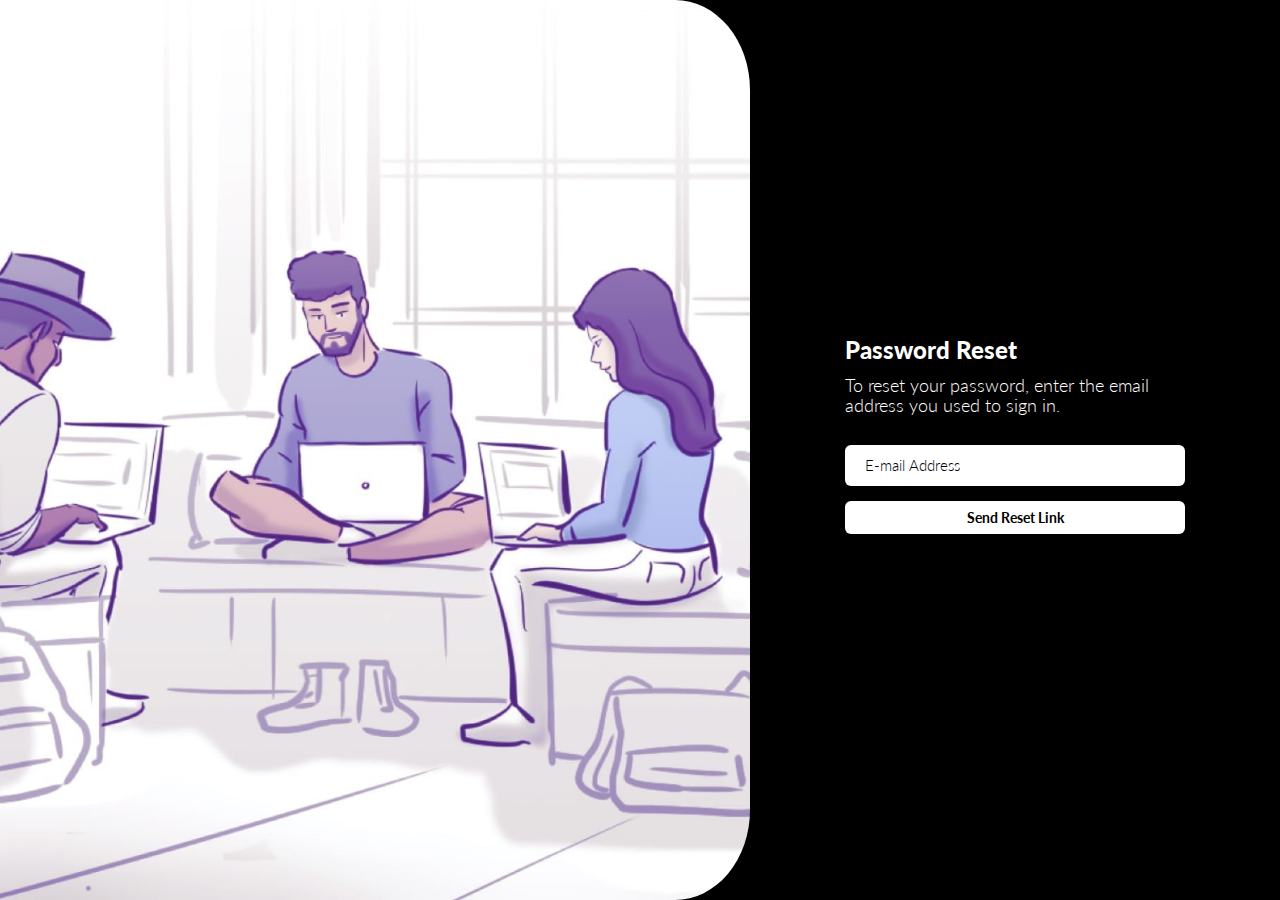
<file: forget.html>
<!DOCTYPE html>
<html lang="en">

<head>
    <meta charset="UTF-8">
    <meta name="viewport" content="width=device-width, initial-scale=1.0">
    <title>Forget Password</title>
    <link rel="stylesheet" type="text/css" href="css/bootstrap.min.css">
    <link rel="stylesheet" type="text/css" href="css/fontawesome-all.min.css">
    <link rel="stylesheet" type="text/css" href="css/iofrm-style.css">
    <link rel="stylesheet" type="text/css" href="css/iofrm-theme2.css">
</head>

<body>
    <div class="form-body">

        <div class="row">
            <div class="img-holder">
                <div class="bg"></div>

            </div>
            <div class="form-holder">
                <div class="form-content">
                    <div class="form-items">
                        <h3>Password Reset</h3>
                        <p>To reset your password, enter the email address you used to sign in.</p>
                        <form>
                            <input class="form-control" type="text" name="username" placeholder="E-mail Address"
                                required>
                            <div class="form-button full-width">
                                <button id="submit" type="submit" class="ibtn btn-forget">Send Reset Link</button>
                            </div>
                        </form>
                    </div>
                    <div class="form-sent">
                        <div class="tick-holder">
                            <div class="tick-icon"></div>
                        </div>
                        <h3>Password link sent</h3>
                        <p>Please check your inbox <a href="http://brandio.io/cdn-cgi/l/email-protection"
                                class="__cf_email__"
                                data-cfemail="85eceae3f7e8c5eceae3f7e8f1e0e8f5e9e4f1e0abecea">[email&#160;protected]</a>
                        </p>
                        <div class="info-holder">
                            <span>Unsure if that email address was correct?</span> <a href="#">We can help</a>.
                        </div>
                    </div>
                </div>
            </div>
        </div>
    </div>
    <script data-cfasync="false" src="js/email-decode.min.js"></script>
    <script src="js/jquery.min.js"></script>
    <script src="js/popper.min.js"></script>
    <script src="js/bootstrap.min.js"></script>
    <script src="js/main.js"></script>
</body>

</html>
</file>
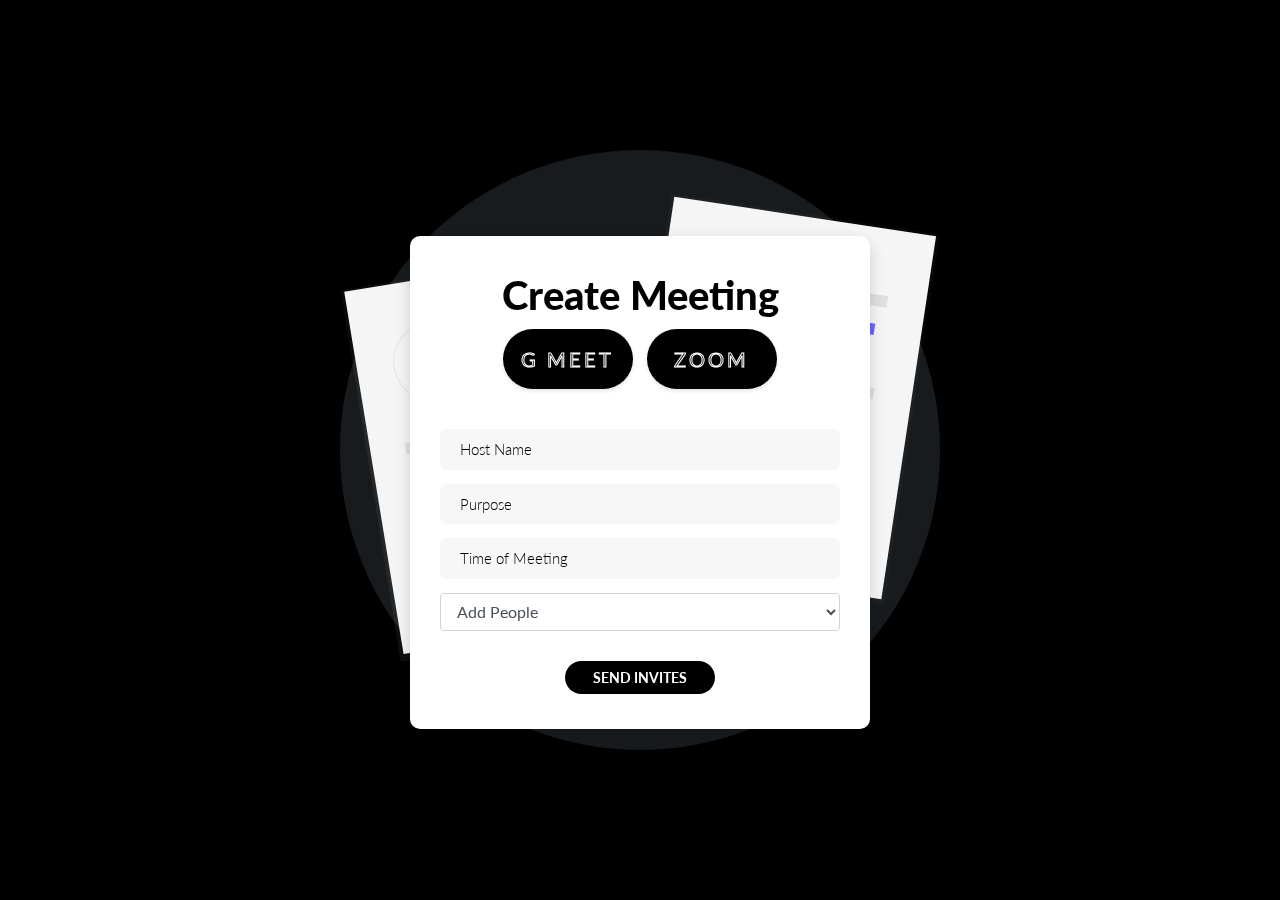
<file: form.html>
<!DOCTYPE html>
<html lang="en">

<head>
    <meta charset="UTF-8">
    <meta name="viewport" content="width=device-width, initial-scale=1.0">
    <title>Form</title>
    <link rel="stylesheet" type="text/css" href="css/bootstrap.min.css">
    <link rel="stylesheet" type="text/css" href="css/fontawesome-all.min.css">
    <link rel="stylesheet" type="text/css" href="css/style.css">
    <link rel="stylesheet" type="text/css" href="css/theme.css">
</head>

<body>
    <div class="form-body without-side">
        <div class="row">
            <div class="img-holder">
                <div class="info-holder">
                    <img src="images/graphic6.svg" alt="">
                </div>
            </div>
            <div class="form-holder">
                <div class="form-content">
                    <div class="form-items">
                        <h3 class="text-center">Create Meeting</h3>
                        <form>
                            <div class="section over-hide z-bigger">
                                <div class="row justify-content-center">
                                    <div class="col-xl-10 pb-4">
                                        <input class="platform" type="radio" name="apps" id="app-1" value="gmeet">
                                        <label class="for-platform" for="app-1">
                                            <span data-hover="G MEET">G MEET</span>
                                        </label>
                                        <input class="platform" type="radio" name="apps" id="app-2" value="zoom">
                                        <label class="for-platform" for="app-2">
                                            <span data-hover="ZOOM">ZOOM</span>
                                        </label>
                                    </div>
                                </div>
                            </div>
                            <input class="form-control" type="text" name="name" placeholder="Host Name" required>
                            <input class="form-control" type="text" name="purpose" placeholder="Purpose" required>
                            <input class="form-control" type="text" name="time" placeholder="Time of Meeting" required>
                            <select class="form-control">
                                <option value="NUll" selected disabled>
                                    Add People
                                </option>
                                <option value="Sanchit">Sanchit</option>
                                <option value="Sulbha">Sulbha</option>
                                <option value="Rupakshi">Rupakshi</option>
                                <option value="Jack">Jack</option>
                                <option value="Oliver">Oliver</option>
                                <option value="Harry">Harry</option>
                                <option value="Jacob">Jacob</option>
                                <option value="Charlie">Charlie</option>
                                <option value="Thomas">Thomas</option>
                                <option value="George">George</option>
                            </select>
                            <div class="form-button text-center">
                                <button id="submit" type="submit" class="ibtn">SEND
                                    INVITES</button>
                            </div>
                        </form>
                    </div>
                </div>
            </div>
        </div>
    </div>
    <script src="js/jquery.min.js"></script>
    <script src="js/popper.min.js"></script>
    <script src="js/bootstrap.min.js"></script>
</body>

</html>
</file>
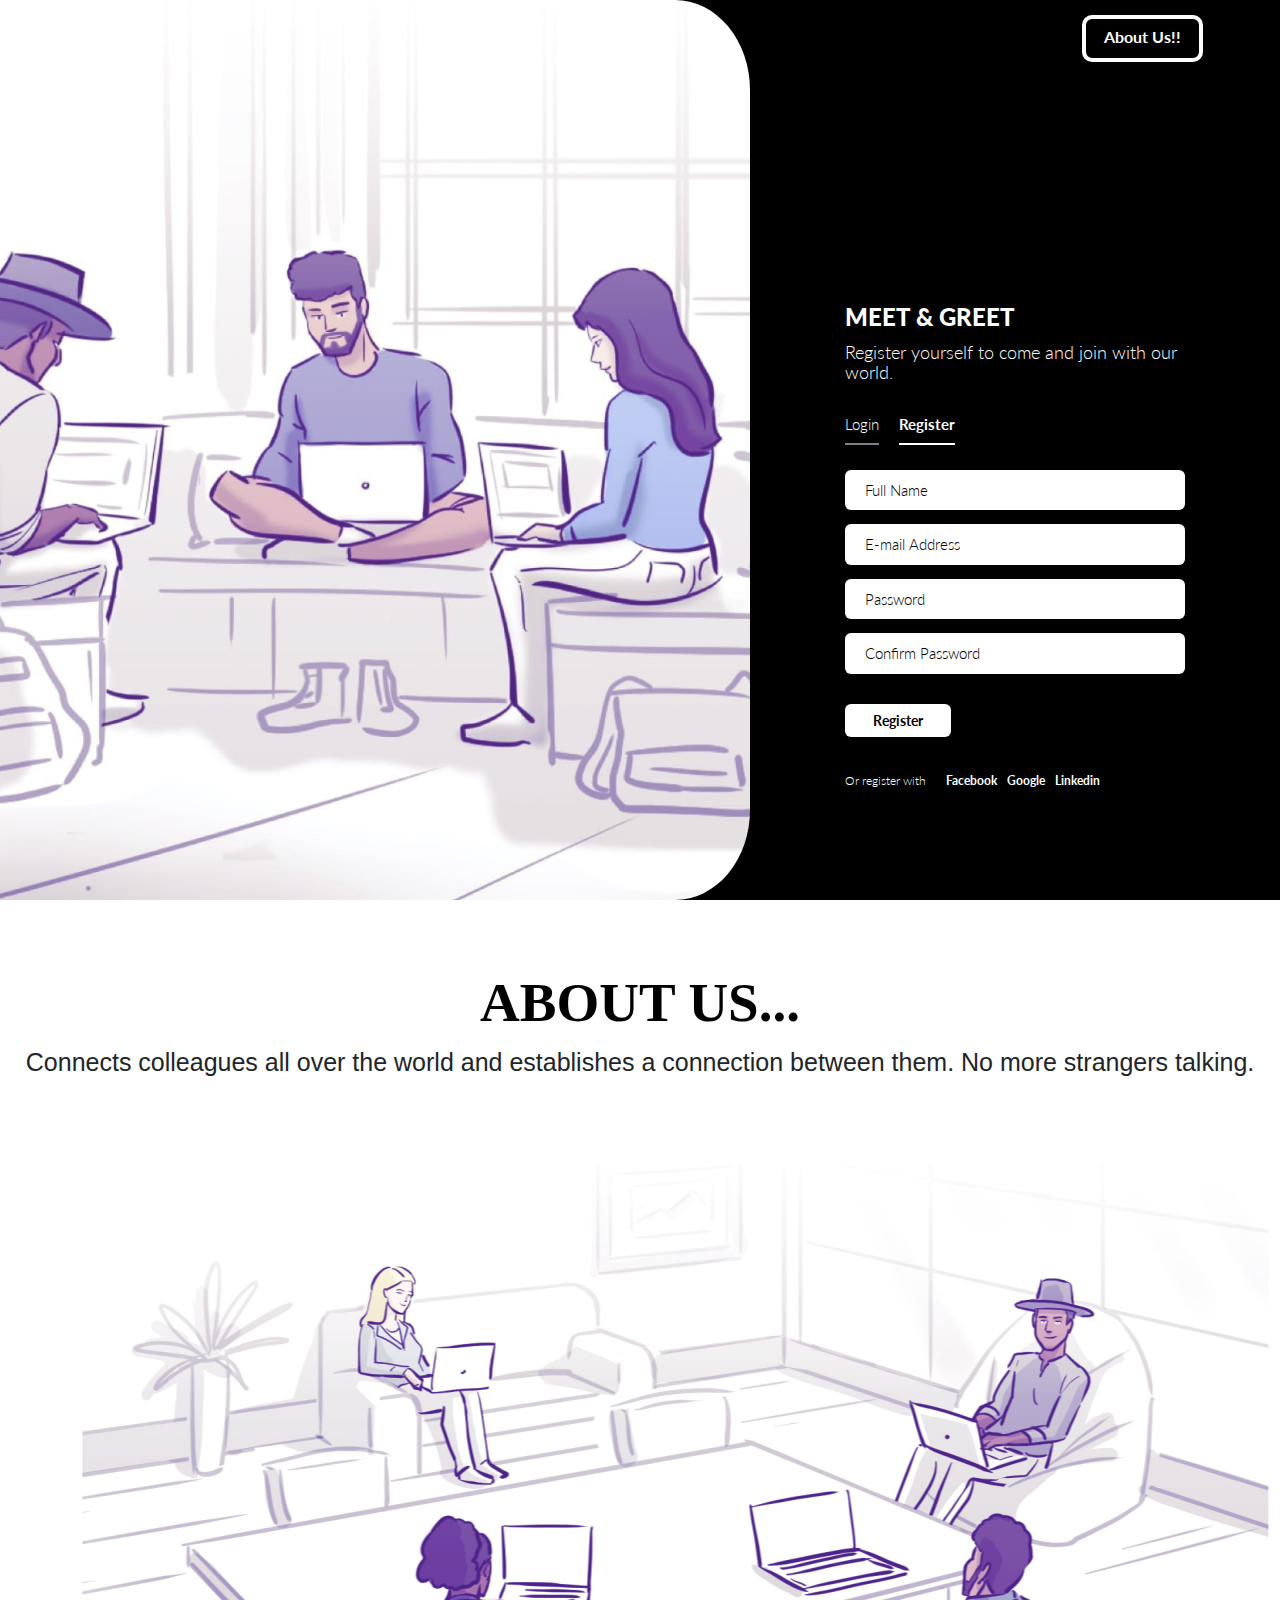
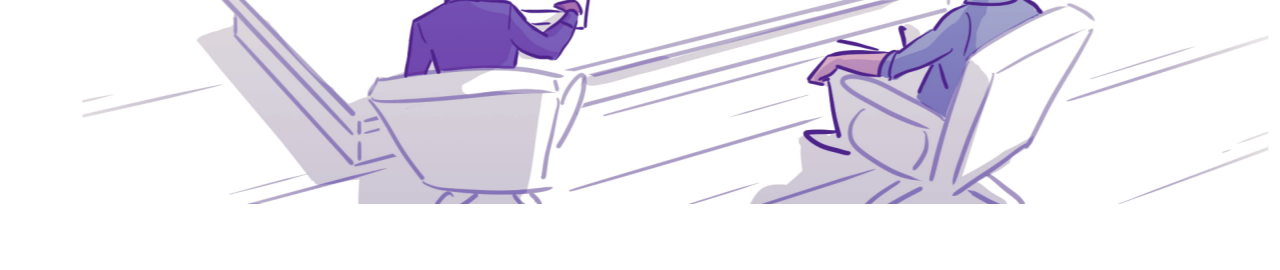
<file: register.html>
<!DOCTYPE html>
<html lang="en">

<head>
    <meta charset="UTF-8">
    <meta name="viewport" content="width=device-width, initial-scale=1.0">
    <title>Register</title>
    <link rel="stylesheet" type="text/css" href="css/bootstrap.min.css">
    <link rel="stylesheet" type="text/css" href="css/fontawesome-all.min.css">
    <link rel="stylesheet" type="text/css" href="css/iofrm-style.css">
    <link rel="stylesheet" type="text/css" href="css/iofrm-theme2.css">
</head>

<body>
    <div class="form-body">
        <div class="row">
            <div class="img-holder">
                <div class="bg"></div>
            </div>
            <div class="col-md-5" style="height:0px;"></div>
            <div class="col-md-5" style="height:0px;"></div>
            <div class="col-md-2 abt"><a href="#about">About
                    Us!!</a></div>
            <div class="form-holder">
                <div class="form-content">
                    <div class="form-items">
                        <h3>MEET & GREET</h3>
                        <p>Register yourself to come and join with our world.</p>
                        <div class="page-links">
                            <a href="login.html">Login</a><a href="register.html" class="active">Register</a>
                        </div>
                        <form>
                            <input class="form-control" type="text" name="name" placeholder="Full Name" required>
                            <input class="form-control" type="email" name="email" placeholder="E-mail Address" required>
                            <input class="form-control" type="password" name="password" placeholder="Password" required>
                            <input class="form-control" type="password" name="confirmpassword"
                                placeholder="Confirm Password" required>
                            <div class="form-button">
                                <button id="submit" type="submit" class="ibtn">Register</button>
                            </div>
                        </form>
                        <div class="other-links">
                            <span>Or register with</span><a href="#">Facebook</a><a href="#">Google</a><a
                                href="#">Linkedin</a>
                        </div>
                    </div>
                </div>
            </div>
        </div>
        <div class="row" id="about" style="margin-top:70px;">
            <div class="col-md-12 text-center anim">
                <h1>
                    ABOUT US...
                </h1>
                <p>Connects colleagues all over the world and establishes a connection between them. No more strangers
                    talking.</p>
            </div>
            <div class="col-md-12">
                <div class="main1">
                    <div class="main2">
                        <div class="main3">
                            <div class="main4">
                                <div class="main5">
                                    <div class="main6">
                                        <div style="animation-delay:0ms" class="anim1"></div>
                                        <div style="animation-delay:600ms" class="anim1"></div>
                                        <div style="animation-delay:1200ms" class="anim1"></div>
                                        <div style="animation-delay:1800ms" class="anim1"></div>
                                    </div>
                                    <div class="main7">
                                        <div style="animation-delay:0ms" class="anim1"></div>
                                        <div style="animation-delay:600ms" class="anim1"></div>
                                        <div style="animation-delay:1200ms" class="anim1"></div>
                                        <div style="animation-delay:1800ms" class="anim1"></div>
                                    </div>
                                    <div class="main8">
                                        <div style="animation-delay:0ms" class="anim1"></div>
                                        <div style="animation-delay:600ms" class="anim1"></div>
                                        <div style="animation-delay:1200ms" class="anim1"></div>
                                        <div style="animation-delay:1800ms" class="anim1"></div>
                                    </div>
                                    <div class="main9">
                                        <div style="animation-delay:0ms" class="anim1"></div>
                                        <div style="animation-delay:600ms" class="anim1"></div>
                                        <div style="animation-delay:1200ms" class="anim1"></div>
                                        <div style="animation-delay:1800ms" class="anim1"></div>
                                    </div>
                                    <div class="main10">
                                        <div style="animation-delay:4800ms" class="anim2"></div>
                                        <div style="animation-delay:5400ms" class="anim2"></div>
                                        <div style="animation-delay:6000ms" class="anim2"></div>
                                        <div style="animation-delay:6600ms" class="anim2"></div>
                                    </div>
                                    <div class="main11">
                                        <div style="animation-delay:14400ms" class="anim2"></div>
                                        <div style="animation-delay:15000ms" class="anim2"></div>
                                        <div style="animation-delay:15600ms" class="anim2"></div>
                                        <div style="animation-delay:16200ms" class="anim2"></div>
                                    </div>
                                </div>
                            </div>
                        </div>
                    </div>
                </div>
            </div>
        </div>
    </div>
    <script src="js/jquery.min.js"></script>
    <script src="js/popper.min.js"></script>
    <script src="js/bootstrap.min.js"></script>
    <script src="js/main.js"></script>
</body>

</html>
</file>
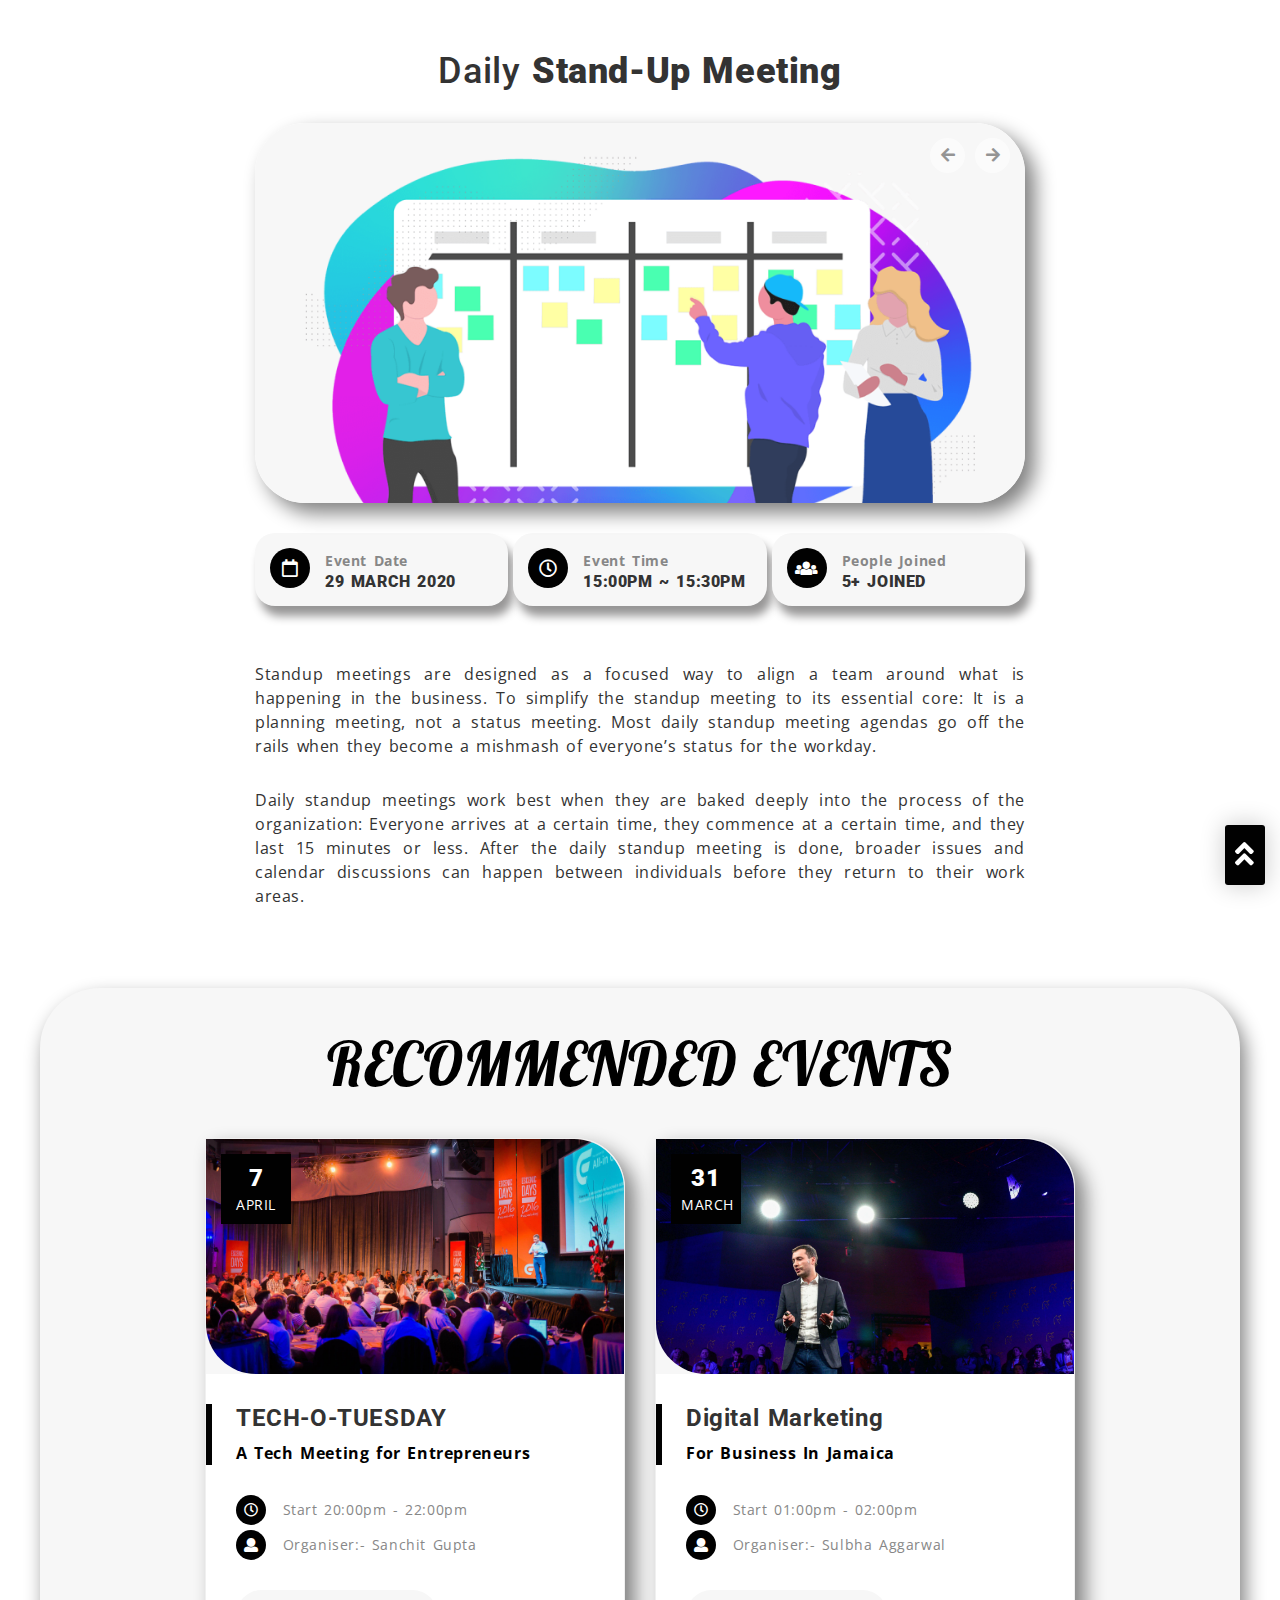
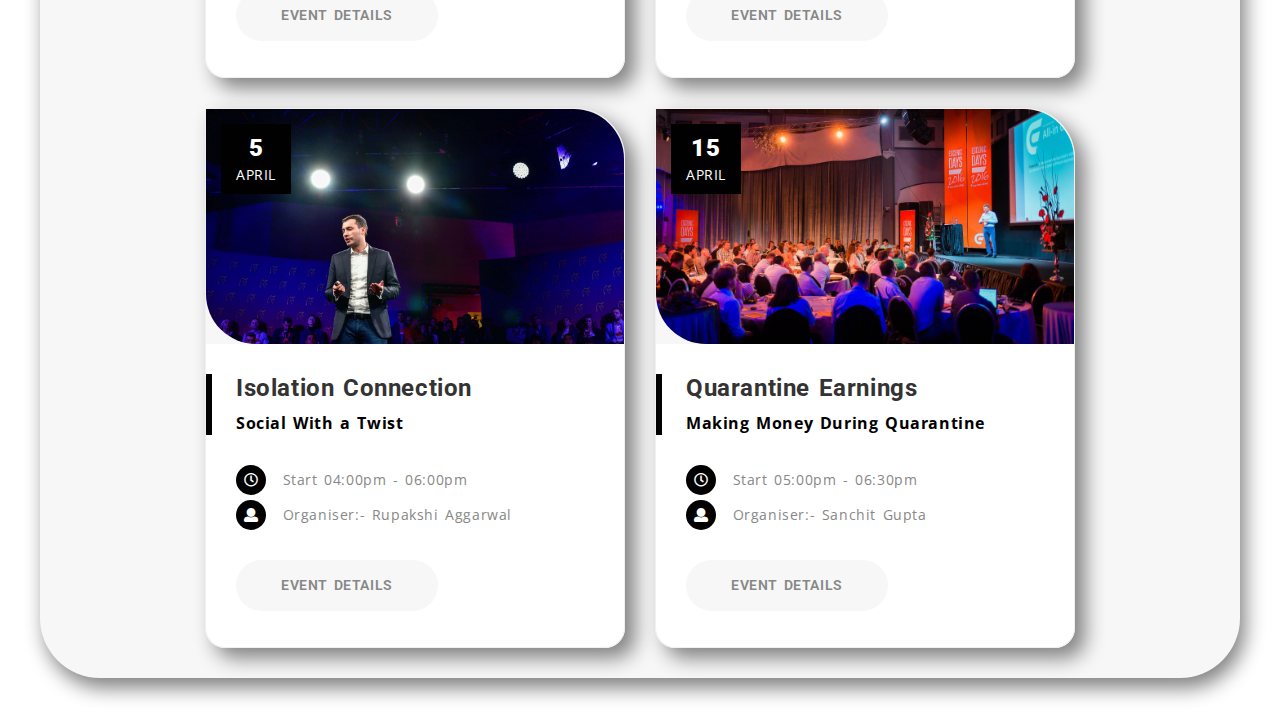
<file: event/dailystandup.html>
<!DOCTYPE html>
<html lang="en">

<head>

	<meta charset="utf-8">
	<meta name="viewport" content="width=device-width, initial-scale=1, shrink-to-fit=no">
	<meta http-equiv="x-ua-compatible" content="ie=edge">

	<title>Daily Stand-Up</title>

	<!-- framework - css include -->
	<link rel="stylesheet" type="text/css" href="assets/css/bootstrap.min.css">
	<link href="https://fonts.googleapis.com/css?family=Lobster&display=swap" rel="stylesheet">

	<!-- icon css include -->
	<link rel="stylesheet" type="text/css" href="assets/css/fontawesome-all.css">
	<link rel="stylesheet" type="text/css" href="assets/css/flaticon.css">

	<!-- carousel css include -->
	<link rel="stylesheet" type="text/css" href="assets/css/slick.css">
	<link rel="stylesheet" type="text/css" href="assets/css/slick-theme.css">
	<link rel="stylesheet" type="text/css" href="assets/css/animate.css">
	<link rel="stylesheet" type="text/css" href="assets/css/owl.carousel.min.css">
	<link rel="stylesheet" type="text/css" href="assets/css/owl.theme.default.min.css">

	<!-- others css include -->
	<link rel="stylesheet" type="text/css" href="assets/css/magnific-popup.css">
	<link rel="stylesheet" type="text/css" href="assets/css/jquery.mCustomScrollbar.min.css">

	<!-- custom css include -->
	<link rel="stylesheet" type="text/css" href="assets/css/style.css">


</head>


<body class="default-header-p">
	<!-- backtotop - start -->
	<div id="thetop" class="thetop"></div>
	<div class='backtotop'>
		<a href="#thetop" class='scroll'>
			<i class="fas fa-angle-double-up"></i>
		</a>
	</div>
	<!-- backtotop - end -->

	<!-- preloader - start -->
	<div id="preloader"></div>
	<!-- preloader - end -->

	<!-- event-details-section - start
		================================================== -->
	<section id="event-details-section" class="event-details-section clearfix">
		<div class="container">
			<div class="row">
				<!-- col - event-details - start -->
				<div class="col-lg-2"></div>
				<div class="col-lg-8 col-md-12 col-sm-12 text-center">
					<!-- event-details - start -->
					<div class="event-details mb-80">
						<div class="event-title mb-30">
							<h2 class="event-title">Daily <strong>Stand-Up Meeting</strong></h2>
						</div>
						<div id="event-details-carousel"
							class="event-details-carousel owl-carousel owl-theme text-left">
							<div class="item">
								<img src="assets/images/ds1.png" alt="Image_not_found">
							</div>
							<div class="item">
								<img src="assets/images/ds2.png" alt="Image_not_found">
							</div>
							<div class="item">
								<img src="assets/images/ds3.jpg" alt="Image_not_found">
							</div>
						</div>
						<div class="event-info-list ul-li clearfix mb-50 text-left">
							<ul>
								<li>
									<span class="icon">
										<i class="far fa-calendar"></i>
									</span>
									<div class="event-content">
										<small class="event-title">Event Date</small>
										<h3 class="event-date">29 march 2020</h3>
									</div>
								</li>
								<li>
									<span class="icon">
										<i class="far fa-clock"></i>
									</span>
									<div class="event-content">
										<small class="event-title">Event Time</small>
										<h3 class="event-date">15:00PM ~ 15:30PM</h3>
									</div>
								</li>
								<li>
									<span class="icon">
										<i class="fas fa-users"></i>
									</span>
									<div class="event-content">
										<small class="event-title">People Joined</small>
										<h3 class="event-date">5+ Joined</h3>
									</div>
								</li>
							</ul>
						</div>
						<p class="black-color mb-30 text-justify">
							Standup meetings are designed as a focused way to align a team around what is happening in
							the business. To simplify the
							standup meeting to its essential core: It is a planning meeting, not a status meeting. Most
							daily standup meeting
							agendas go off the rails when they become a mishmash of everyone’s status for the workday.
						</p>
						<p class="black-color m-0 text-justify">
							Daily standup meetings work best when they are baked deeply into the process of the
							organization: Everyone arrives at a
							certain time, they commence at a certain time, and they last 15 minutes or less. After the
							daily standup meeting is
							done, broader issues and calendar discussions can happen between individuals before they
							return to their work areas.
						</p>
					</div>
					<!-- event-details - end -->
				</div>
				<!-- col - event-details - end -->

				<!-- event-section - start
						================================================== -->
				<section id="event-section" class="event-section bg-gray-light clearfix">
					<h1 class="text-center">
						RECOMMENDED EVENTS</h1>
					<div class="container">
						<div class="row justify-content-center">

							<!-- - start -->
							<div class="col-lg-9 col-md-12 col-sm-12">
								<div class="tab-content">
									<div id="grid-style" class="tab-pane fade in active show">
										<div class="row justify-content-center">

											<!-- event-grid-item - start -->
											<div class="col-lg-6 col-md-6 col-sm-12">
												<div class="event-grid-item">
													<!-- event-image - start -->
													<div class="event-image">
														<div class="post-date">
															<span class="date">7</span>
															<small class="month">april</small>
														</div>
														<img src="assets/images/1.event-grid.jpg" alt="Image_not_found">
													</div>
													<!-- event-image - end -->

													<!-- event-content - start -->
													<div class="event-content">
														<div class="event-title mb-30">
															<h3 class="title">
																TECH-o-TUESDAY
															</h3>
															<span class="ticket-price yellow-color">A Tech Meeting for
																Entrepreneurs</span>
														</div>
														<div class="event-post-meta ul-li-block mb-30">
															<ul>
																<li>
																	<span class="icon">
																		<i class="far fa-clock"></i>
																	</span>
																	Start 20:00pm - 22:00pm
																</li>
																<li>
																	<span class="icon">
																		<i class="fas fa-user"></i>
																	</span>
																	Organiser:- Sanchit Gupta
																</li>
															</ul>
														</div>
														<a href="#!" class="tickets-details-btn">
															event details
														</a>
													</div>
													<!-- event-content - end -->
												</div>
											</div>
											<!-- event-grid-item - end -->

											<!-- event-grid-item - start -->
											<div class="col-lg-6 col-md-6 col-sm-12">
												<div class="event-grid-item">
													<!-- event-image - start -->
													<div class="event-image">
														<div class="post-date">
															<span class="date">31</span>
															<small class="month">march</small>
														</div>
														<img src="assets/images/2.event-grid.jpg" alt="Image_not_found">
													</div>
													<!-- event-image - end -->

													<!-- event-content - start -->
													<div class="event-content">
														<div class="event-title mb-30">
															<h3 class="title">
																Digital Marketing
															</h3>
															<span class="ticket-price yellow-color">For Business In
																Jamaica</span>
														</div>
														<div class="event-post-meta ul-li-block mb-30">
															<ul>
																<li>
																	<span class="icon">
																		<i class="far fa-clock"></i>
																	</span>
																	Start 01:00pm - 02:00pm
																</li>
																<li>
																	<span class="icon">
																		<i class="fas fa-user"></i>
																	</span>
																	Organiser:- Sulbha Aggarwal
																</li>

															</ul>
														</div>
														<a href="#!" class="tickets-details-btn">
															event details
														</a>
													</div>
													<!-- event-content - end -->
												</div>
											</div>
											<!-- event-grid-item - end -->
											<!-- event-grid-item - start -->
											<div class="col-lg-6 col-md-6 col-sm-12">
												<div class="event-grid-item">
													<!-- event-image - start -->
													<div class="event-image">
														<div class="post-date">
															<span class="date">5</span>
															<small class="month">april</small>
														</div>
														<img src="assets/images/2.event-grid.jpg" alt="Image_not_found">
													</div>
													<!-- event-image - end -->

													<!-- event-content - start -->
													<div class="event-content">
														<div class="event-title mb-30">
															<h3 class="title">
																Isolation Connection
															</h3>
															<span class="ticket-price yellow-color">Social With a
																Twist</span>
														</div>
														<div class="event-post-meta ul-li-block mb-30">
															<ul>
																<li>
																	<span class="icon">
																		<i class="far fa-clock"></i>
																	</span>
																	Start 04:00pm - 06:00pm
																</li>
																<li>
																	<span class="icon">
																		<i class="fas fa-user"></i>
																	</span>
																	Organiser:- Rupakshi Aggarwal
																</li>
															</ul>
														</div>
														<a href="#!" class="tickets-details-btn">
															event details
														</a>
													</div>
													<!-- event-content - end -->
												</div>
											</div>
											<!-- event-grid-item - end -->
											<!-- event-grid-item - start -->
											<div class="col-lg-6 col-md-6 col-sm-12">
												<div class="event-grid-item">
													<!-- event-image - start -->
													<div class="event-image">
														<div class="post-date">
															<span class="date">15</span>
															<small class="month">april</small>
														</div>
														<img src="assets/images/1.event-grid.jpg" alt="Image_not_found">
													</div>
													<!-- event-image - end -->

													<!-- event-content - start -->
													<div class="event-content">
														<div class="event-title mb-30">
															<h3 class="title">
																Quarantine Earnings
															</h3>
															<span class="ticket-price yellow-color">Making Money During
																Quarantine</span>
														</div>
														<div class="event-post-meta ul-li-block mb-30">
															<ul>
																<li>
																	<span class="icon">
																		<i class="far fa-clock"></i>
																	</span>
																	Start 05:00pm - 06:30pm
																</li>
																<li>
																	<span class="icon">
																		<i class="fas fa-user"></i>
																	</span>
																	Organiser:- Sanchit Gupta
																</li>
															</ul>
														</div>
														<a href="#!" class="tickets-details-btn">
															event details
														</a>
													</div>
													<!-- event-content - end -->
												</div>
											</div>
											<!-- event-grid-item - end -->

										</div>
									</div>
								</div>
							</div>
							<!-- - end -->
						</div>
					</div>
				</section>
				<!-- event-section - end
						================================================== -->
			</div>
		</div>
		</div>
	</section>
	<!-- event-details-section - end
		================================================== -->

	<!-- framework - jquery include -->
	<script src="assets/js/jquery-3.3.1.min.js"></script>
	<script src="assets/js/popper.min.js"></script>
	<script src="assets/js/bootstrap.min.js"></script>

	<!-- carousel jquery include -->
	<script src="assets/js/slick.min.js"></script>
	<script src="assets/js/owl.carousel.min.js"></script>


	<!-- calendar jquery include -->
	<script src="assets/js/atc.min.js"></script>

	<!-- others jquery include -->
	<script src="assets/js/jquery.magnific-popup.min.js"></script>
	<script src="assets/js/isotope.pkgd.min.js"></script>
	<script src="assets/js/jarallax.min.js"></script>
	<script src="assets/js/jquery.mCustomScrollbar.concat.min.js"></script>

	<!-- gallery img loaded - jqury include -->
	<script src="assets/js/imagesloaded.pkgd.min.js"></script>

	<!-- custom jquery include -->
	<script src="assets/js/custom.js"></script>
</body>

</html>
</file>
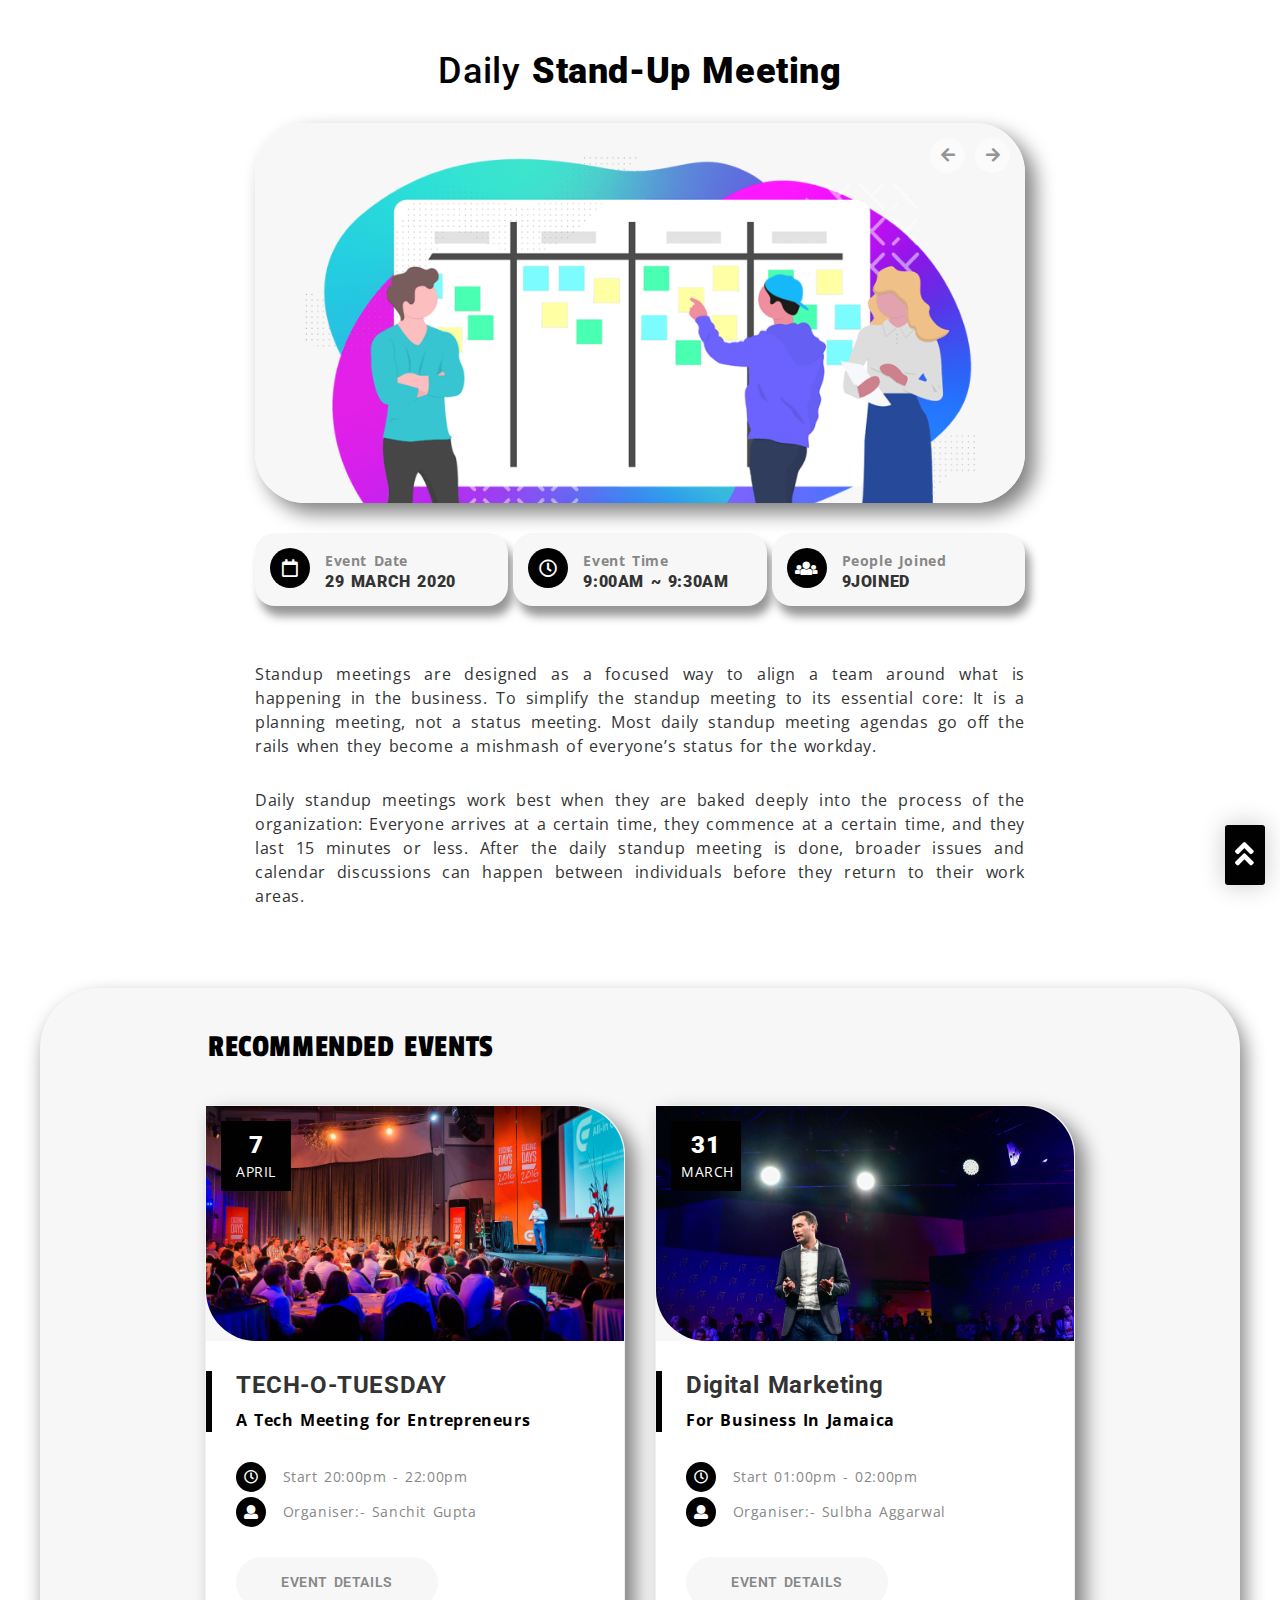
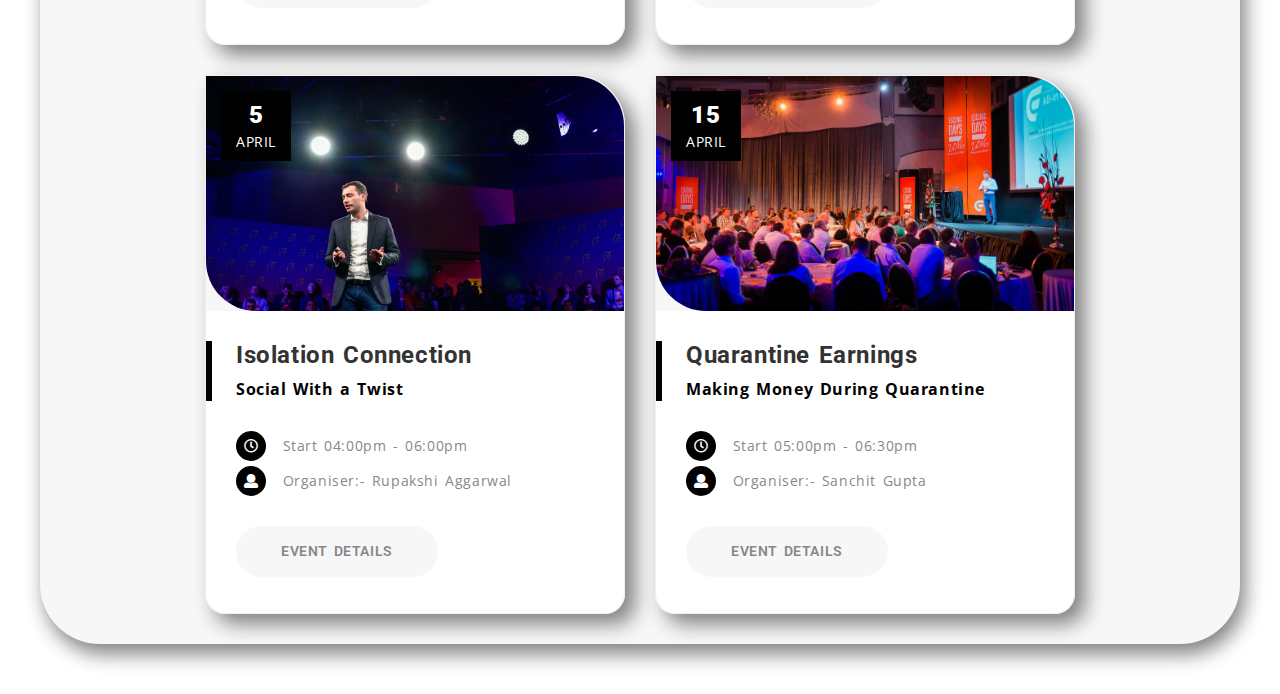
<file: Front-End/event/dailystandup.html>
<!DOCTYPE html>
<html lang="en">

<head>

	<meta charset="utf-8">
	<meta name="viewport" content="width=device-width, initial-scale=1, shrink-to-fit=no">
	<meta http-equiv="x-ua-compatible" content="ie=edge">

	<title>Daily Stand-Up</title>

	<!-- framework - css include -->
	<link rel="stylesheet" type="text/css" href="assets/css/bootstrap.min.css">
	<link href="https://fonts.googleapis.com/css?family=Lobster&display=swap" rel="stylesheet">

	<!-- icon css include -->
	<link rel="stylesheet" type="text/css" href="assets/css/fontawesome-all.css">
	<link rel="stylesheet" type="text/css" href="assets/css/flaticon.css">

	<!-- carousel css include -->
	<link rel="stylesheet" type="text/css" href="assets/css/slick.css">
	<link rel="stylesheet" type="text/css" href="assets/css/slick-theme.css">
	<link rel="stylesheet" type="text/css" href="assets/css/animate.css">
	<link rel="stylesheet" type="text/css" href="assets/css/owl.carousel.min.css">
	<link rel="stylesheet" type="text/css" href="assets/css/owl.theme.default.min.css">
	<link href="https://fonts.googleapis.com/css?family=Passion+One&display=swap" rel="stylesheet">

	<!-- others css include -->
	<link rel="stylesheet" type="text/css" href="assets/css/magnific-popup.css">
	<link rel="stylesheet" type="text/css" href="assets/css/jquery.mCustomScrollbar.min.css">

	<!-- custom css include -->
	<link rel="stylesheet" type="text/css" href="assets/css/style.css">


</head>


<body class="default-header-p">
	<!-- backtotop - start -->
	<div id="thetop" class="thetop"></div>
	<div class='backtotop'>
		<a href="#thetop" class='scroll'>
			<i class="fas fa-angle-double-up"></i>
		</a>
	</div>
	<!-- backtotop - end -->

	<!-- preloader - start -->
	<div id="preloader"></div>
	<!-- preloader - end -->

	<!-- event-details-section - start
		================================================== -->
	<section id="event-details-section" class="event-details-section clearfix">
		<div class="container">
			<div class="row">
				<!-- col - event-details - start -->
				<div class="col-lg-2"></div>
				<div class="col-lg-8 col-md-12 col-sm-12 text-center">
					<!-- event-details - start -->
					<div class="event-details mb-80">
						<div class="event-title mb-30">
							<h2 class="event-title" style = "color: #010101">Daily <strong>Stand-Up Meeting</strong></h2>
						</div>
						<div id="event-details-carousel"
							class="event-details-carousel owl-carousel owl-theme text-left">
							<div class="item">
								<img src="assets/images/ds1.png" alt="Image_not_found">
							</div>
							<div class="item">
								<img src="assets/images/ds2.png" alt="Image_not_found">
							</div>
							<div class="item">
								<img src="assets/images/ds3.jpg" alt="Image_not_found">
							</div>
						</div>
						<div class="event-info-list ul-li clearfix mb-50 text-left">
							<ul>
								<li>
									<span class="icon">
										<i class="far fa-calendar"></i>
									</span>
									<div class="event-content">
										<small class="event-title">Event Date</small>
										<h3 class="event-date">29 march 2020</h3>
									</div>
								</li>
								<li>
									<span class="icon">
										<i class="far fa-clock"></i>
									</span>
									<div class="event-content">
										<small class="event-title">Event Time</small>
										<h3 class="event-date">9:00AM ~ 9:30AM</h3>
									</div>
								</li>
								<li>
									<span class="icon">
										<i class="fas fa-users"></i>
									</span>
									<div class="event-content">
										<small class="event-title">People Joined</small>
										<h3 class="event-date">9Joined</h3>
									</div>
								</li>
							</ul>
						</div>
						<p class="black-color mb-30 text-justify">
							Standup meetings are designed as a focused way to align a team around what is happening in
							the business. To simplify the
							standup meeting to its essential core: It is a planning meeting, not a status meeting. Most
							daily standup meeting
							agendas go off the rails when they become a mishmash of everyone’s status for the workday.
						</p>
						<p class="black-color m-0 text-justify">
							Daily standup meetings work best when they are baked deeply into the process of the
							organization: Everyone arrives at a
							certain time, they commence at a certain time, and they last 15 minutes or less. After the
							daily standup meeting is
							done, broader issues and calendar discussions can happen between individuals before they
							return to their work areas.
						</p>
					</div>
					<!-- event-details - end -->
				</div>
				<!-- col - event-details - end -->

				<!-- event-section - start
						================================================== -->
				<section id="event-section" class="event-section bg-gray-light clearfix">
					<h1 style ="color: rgb(0,0,0); font-family: 'Passion One', cursive; font-size: xx-large; padding-left: 14%;">
						RECOMMENDED EVENTS</h1>
					<div class="container">
						<div class="row justify-content-center">

							<!-- - start -->
							<div class="col-lg-9 col-md-12 col-sm-12">
								<div class="tab-content">
									<div id="grid-style" class="tab-pane fade in active show">
										<div class="row justify-content-center">

											<!-- event-grid-item - start -->
											<div class="col-lg-6 col-md-6 col-sm-12">
												<div class="event-grid-item">
													<!-- event-image - start -->
													<div class="event-image">
														<div class="post-date">
															<span class="date">7</span>
															<small class="month">april</small>
														</div>
														<img src="assets/images/1.event-grid.jpg" alt="Image_not_found">
													</div>
													<!-- event-image - end -->

													<!-- event-content - start -->
													<div class="event-content">
														<div class="event-title mb-30">
															<h3 class="title">
																TECH-o-TUESDAY
															</h3>
															<span class="ticket-price yellow-color">A Tech Meeting for
																Entrepreneurs</span>
														</div>
														<div class="event-post-meta ul-li-block mb-30">
															<ul>
																<li>
																	<span class="icon">
																		<i class="far fa-clock"></i>
																	</span>
																	Start 20:00pm - 22:00pm
																</li>
																<li>
																	<span class="icon">
																		<i class="fas fa-user"></i>
																	</span>
																	Organiser:- Sanchit Gupta
																</li>
															</ul>
														</div>
														<a href="#!" class="tickets-details-btn">
															event details
														</a>
													</div>
													<!-- event-content - end -->
												</div>
											</div>
											<!-- event-grid-item - end -->

											<!-- event-grid-item - start -->
											<div class="col-lg-6 col-md-6 col-sm-12">
												<div class="event-grid-item">
													<!-- event-image - start -->
													<div class="event-image">
														<div class="post-date">
															<span class="date">31</span>
															<small class="month">march</small>
														</div>
														<img src="assets/images/2.event-grid.jpg" alt="Image_not_found">
													</div>
													<!-- event-image - end -->

													<!-- event-content - start -->
													<div class="event-content">
														<div class="event-title mb-30">
															<h3 class="title">
																Digital Marketing
															</h3>
															<span class="ticket-price yellow-color">For Business In
																Jamaica</span>
														</div>
														<div class="event-post-meta ul-li-block mb-30">
															<ul>
																<li>
																	<span class="icon">
																		<i class="far fa-clock"></i>
																	</span>
																	Start 01:00pm - 02:00pm
																</li>
																<li>
																	<span class="icon">
																		<i class="fas fa-user"></i>
																	</span>
																	Organiser:- Sulbha Aggarwal
																</li>

															</ul>
														</div>
														<a href="#!" class="tickets-details-btn">
															event details
														</a>
													</div>
													<!-- event-content - end -->
												</div>
											</div>
											<!-- event-grid-item - end -->
											<!-- event-grid-item - start -->
											<div class="col-lg-6 col-md-6 col-sm-12">
												<div class="event-grid-item">
													<!-- event-image - start -->
													<div class="event-image">
														<div class="post-date">
															<span class="date">5</span>
															<small class="month">april</small>
														</div>
														<img src="assets/images/2.event-grid.jpg" alt="Image_not_found">
													</div>
													<!-- event-image - end -->

													<!-- event-content - start -->
													<div class="event-content">
														<div class="event-title mb-30">
															<h3 class="title">
																Isolation Connection
															</h3>
															<span class="ticket-price yellow-color">Social With a
																Twist</span>
														</div>
														<div class="event-post-meta ul-li-block mb-30">
															<ul>
																<li>
																	<span class="icon">
																		<i class="far fa-clock"></i>
																	</span>
																	Start 04:00pm - 06:00pm
																</li>
																<li>
																	<span class="icon">
																		<i class="fas fa-user"></i>
																	</span>
																	Organiser:- Rupakshi Aggarwal
																</li>
															</ul>
														</div>
														<a href="#!" class="tickets-details-btn">
															event details
														</a>
													</div>
													<!-- event-content - end -->
												</div>
											</div>
											<!-- event-grid-item - end -->
											<!-- event-grid-item - start -->
											<div class="col-lg-6 col-md-6 col-sm-12">
												<div class="event-grid-item">
													<!-- event-image - start -->
													<div class="event-image">
														<div class="post-date">
															<span class="date">15</span>
															<small class="month">april</small>
														</div>
														<img src="assets/images/1.event-grid.jpg" alt="Image_not_found">
													</div>
													<!-- event-image - end -->

													<!-- event-content - start -->
													<div class="event-content">
														<div class="event-title mb-30">
															<h3 class="title">
																Quarantine Earnings
															</h3>
															<span class="ticket-price yellow-color">Making Money During
																Quarantine</span>
														</div>
														<div class="event-post-meta ul-li-block mb-30">
															<ul>
																<li>
																	<span class="icon">
																		<i class="far fa-clock"></i>
																	</span>
																	Start 05:00pm - 06:30pm
																</li>
																<li>
																	<span class="icon">
																		<i class="fas fa-user"></i>
																	</span>
																	Organiser:- Sanchit Gupta
																</li>
															</ul>
														</div>
														<a href="#!" class="tickets-details-btn">
															event details
														</a>
													</div>
													<!-- event-content - end -->
												</div>
											</div>
											<!-- event-grid-item - end -->

										</div>
									</div>
								</div>
							</div>
							<!-- - end -->
						</div>
					</div>
				</section>
				<!-- event-section - end
						================================================== -->
			</div>
		</div>
		</div>
	</section>
	<!-- event-details-section - end
		================================================== -->

	<!-- framework - jquery include -->
	<script src="assets/js/jquery-3.3.1.min.js"></script>
	<script src="assets/js/popper.min.js"></script>
	<script src="assets/js/bootstrap.min.js"></script>

	<!-- carousel jquery include -->
	<script src="assets/js/slick.min.js"></script>
	<script src="assets/js/owl.carousel.min.js"></script>


	<!-- calendar jquery include -->
	<script src="assets/js/atc.min.js"></script>

	<!-- others jquery include -->
	<script src="assets/js/jquery.magnific-popup.min.js"></script>
	<script src="assets/js/isotope.pkgd.min.js"></script>
	<script src="assets/js/jarallax.min.js"></script>
	<script src="assets/js/jquery.mCustomScrollbar.concat.min.js"></script>

	<!-- gallery img loaded - jqury include -->
	<script src="assets/js/imagesloaded.pkgd.min.js"></script>

	<!-- custom jquery include -->
	<script src="assets/js/custom.js"></script>
</body>

</html>
</file>
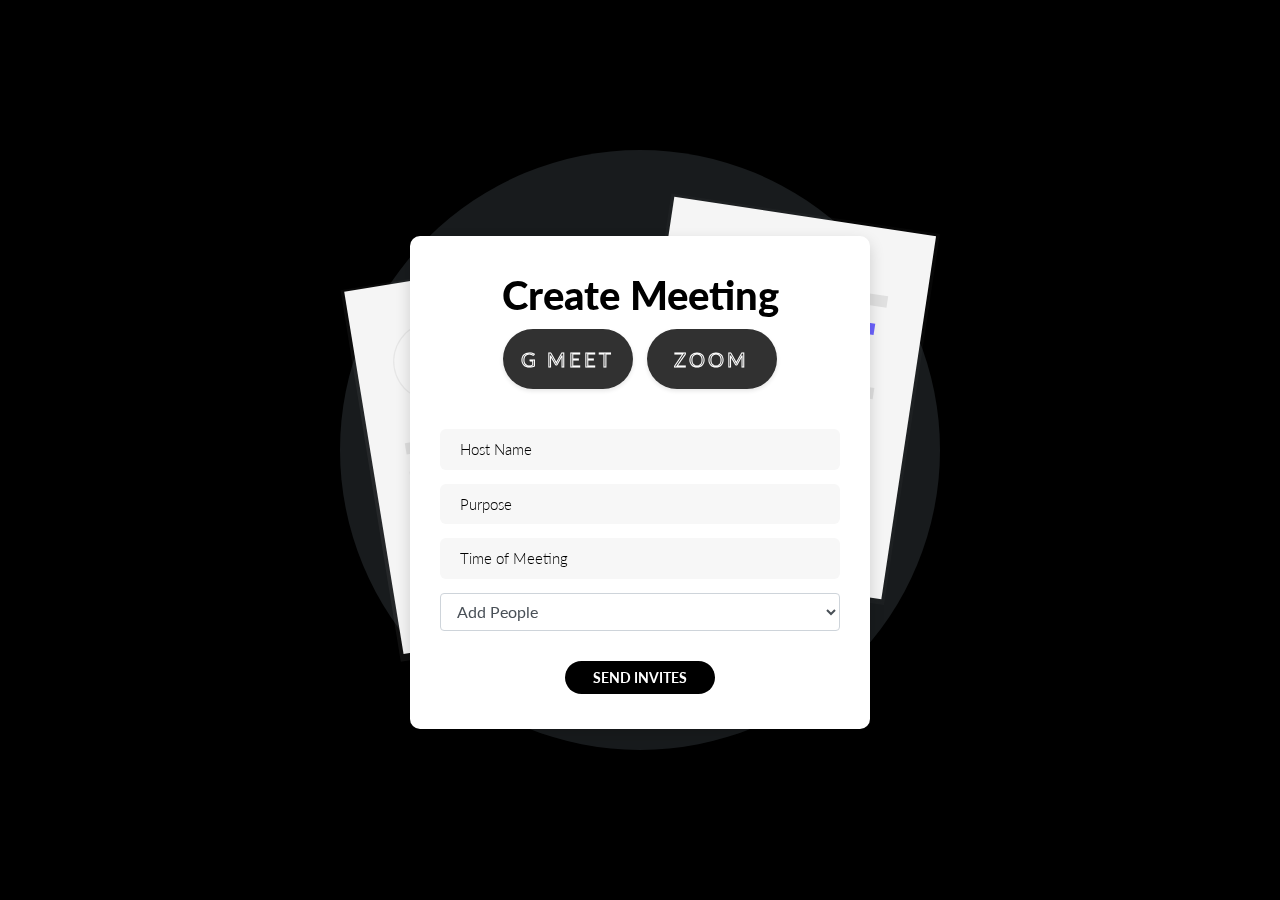
<file: Front-End/form/form.html>
<!DOCTYPE html>
<html lang="en">

<head>
    <meta charset="UTF-8">
    <meta name="viewport" content="width=device-width, initial-scale=1.0">
    <title>Form</title>
    <link rel="stylesheet" type="text/css" href="css/bootstrap.min.css">
    <link rel="stylesheet" type="text/css" href="css/fontawesome-all.min.css">
    <link rel="stylesheet" type="text/css" href="css/style.css">
    <link rel="stylesheet" type="text/css" href="css/theme.css">
</head>

<body>
    <div class="form-body without-side">
        <div class="row">
            <div class="img-holder">
                <div class="info-holder">
                    <img src="images/graphic6.svg" alt="">
                </div>
            </div>
            <div class="form-holder">
                <div class="form-content">
                    <div class="form-items">
                        <h3 class="text-center">Create Meeting</h3>
                        <form>
                            <div class="section over-hide z-bigger">
                                <div class="row justify-content-center">
                                    <div class="col-xl-10 pb-4">
                                        <input class="platform" type="radio" name="apps" id="app-1" value="gmeet">
                                        <label class="for-platform" for="app-1">
                                            <span data-hover="G MEET">G MEET</span>
                                        </label>
                                        <input class="platform" type="radio" name="apps" id="app-2" value="zoom">
                                        <label class="for-platform" for="app-2">
                                            <span data-hover="ZOOM">ZOOM</span>
                                        </label>
                                    </div>
                                </div>
                            </div>
                            <input class="form-control" type="text" name="name" placeholder="Host Name" required>
                            <input class="form-control" type="text" name="purpose" placeholder="Purpose" required>
                            <input class="form-control" type="text" name="time" placeholder="Time of Meeting" required>
                            <select class="form-control">
                                <option value="NUll" selected disabled>
                                    Add People
                                </option>
                                <option value="Sanchit">Sanchit</option>
                                <option value="Sulbha">Sulbha</option>
                                <option value="Rupakshi">Rupakshi</option>
                                <option value="Jack">Jack</option>
                                <option value="Oliver">Oliver</option>
                                <option value="Harry">Harry</option>
                                <option value="Jacob">Jacob</option>
                                <option value="Charlie">Charlie</option>
                                <option value="Thomas">Thomas</option>
                                <option value="George">George</option>
                            </select>
                            <div class="form-button text-center">
                                <button id="submit" type="submit" onsubmit="submitBtn()" class="ibtn">SEND
                                    INVITES</button>
                            </div>
                        </form>
                    </div>
                </div>
            </div>
        </div>
    </div>
    <script src="https://ajax.googleapis.com/ajax/libs/jquery/3.4.1/jquery.min.js"></script>
    <script>
    $(document).ready(function(){
      $(".ibtn").click(function(){
        $.post("http://localhost:8080",
        {
          name: "Donald Duck",
          city: "Duckburg"
        },
        function(data,status){
          alert("Data: " + data + "\nStatus: " + status);
        });
      });
    });
    </script>
</body>

</html>
</file>
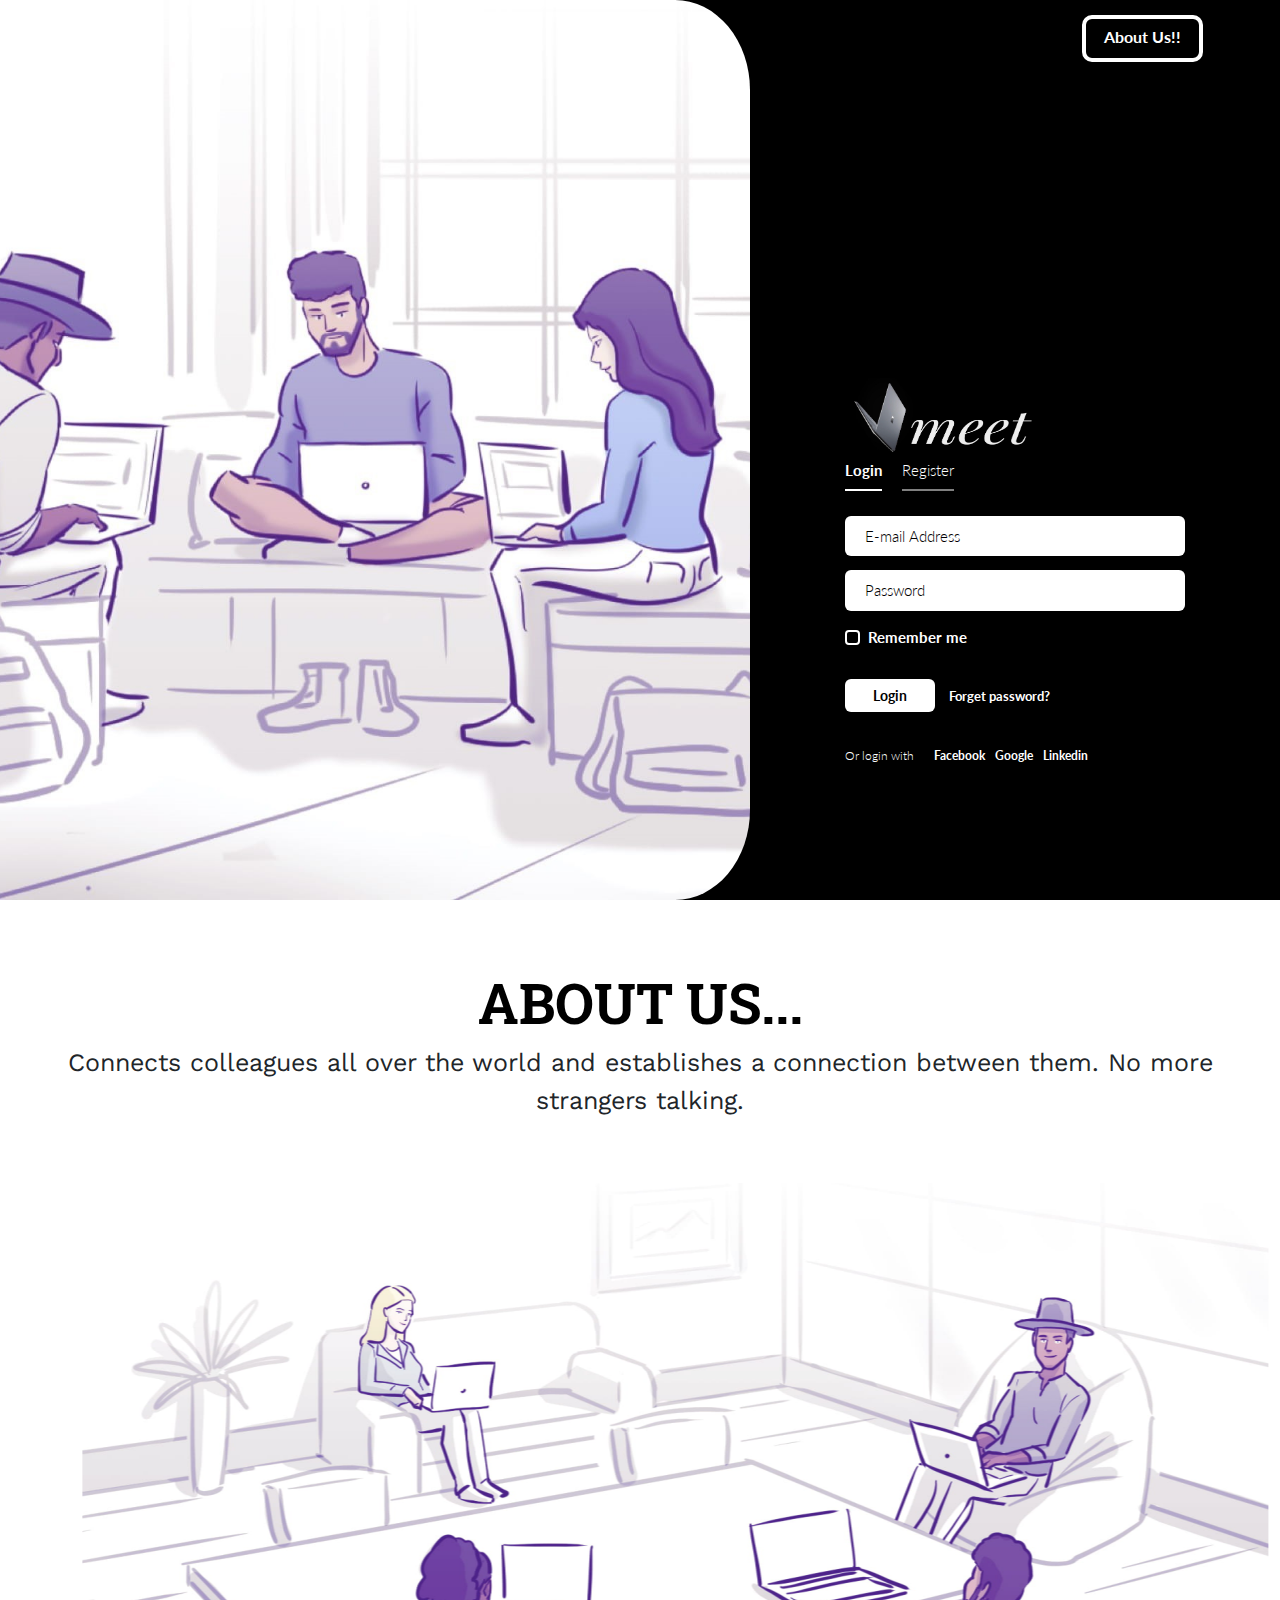
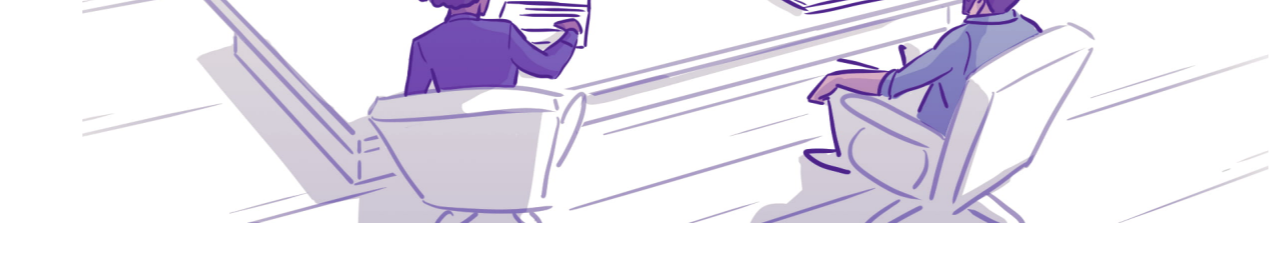
<file: Front-End/login/login.html>
<!DOCTYPE html>
<html lang="en">

<head>
    <meta charset="UTF-8">
    <meta name="viewport" content="width=device-width, initial-scale=1.0">
    <title>Login</title>
    <link rel="stylesheet" type="text/css" href="css/bootstrap.min.css">
    <link rel="stylesheet" type="text/css" href="css/fontawesome-all.min.css">
    <link rel="stylesheet" type="text/css" href="css/iofrm-style.css">
    <link rel="stylesheet" type="text/css" href="css/iofrm-theme2.css">
    <link href="https://fonts.googleapis.com/css?family=Roboto+Slab|Work+Sans&display=swap" rel="stylesheet">
</head>

<body>
    <div class="form-body">
        <div class="row">
            <div class="img-holder">
                <div class="bg"></div>
            </div>
            <div class="col-md-5" style="height:0px;"></div>
            <div class="col-md-5" style="height:0px;"></div>
            <div class="col-md-2 abt"><a href="#about">About
                    Us!!</a></div>
            <div class="form-holder">
                <div class="form-content" style = "margin-top: 0px;">
                    <div class="form-items">
                        <img src="images/logo.jpg" alt=""  width="200" height="80" style= "padding-left: 0px ; z-index: 1!important ;" >
                        <!--<h3>Collab.It</h3>-->
                        <div class="page-links">
                            <a href="login.html" class="active">Login</a><a href="register.html">Register</a>
                        </div>
                        <form action = "../index.html" >
                            <input class="form-control" type="text" name="username" placeholder="E-mail Address"
                                required>
                            <input class="form-control" type="password" name="password" placeholder="Password" required>
                            <input type="checkbox" id="chk1"><label for="chk1">Remember me</label>
                            <div class="form-button">
                            <button id="submit" type="submit" class="ibtn">Login</button>
                            <a href="forget.html">Forget password?</a>
                            </div>
                        </form>
                        <div class="other-links">
                            <span>Or login with</span><a href="#">Facebook</a><a href="#">Google</a><a
                                href="#">Linkedin</a>
                        </div>
                    </div>
                </div>
            </div>
        </div>
        <div class="row" id="about" style="margin-top:70px;">
            <div class="col-md-12 text-center anim">
                <h1>
                    ABOUT US...
                </h1>
                <p>Connects colleagues all over the world and establishes a connection between them. No more strangers
                    talking.</p>
            </div>
            <div class="col-md-12">
                <div class="main1">
                    <div class="main2">
                        <div class="main3">
                            <div class="main4">
                                <div class="main5">
                                    <div class="main6">
                                        <div style="animation-delay:0ms" class="anim1"></div>
                                        <div style="animation-delay:600ms" class="anim1"></div>
                                        <div style="animation-delay:1200ms" class="anim1"></div>
                                        <div style="animation-delay:1800ms" class="anim1"></div>
                                    </div>
                                    <div class="main7">
                                        <div style="animation-delay:0ms" class="anim1"></div>
                                        <div style="animation-delay:600ms" class="anim1"></div>
                                        <div style="animation-delay:1200ms" class="anim1"></div>
                                        <div style="animation-delay:1800ms" class="anim1"></div>
                                    </div>
                                    <div class="main8">
                                        <div style="animation-delay:0ms" class="anim1"></div>
                                        <div style="animation-delay:600ms" class="anim1"></div>
                                        <div style="animation-delay:1200ms" class="anim1"></div>
                                        <div style="animation-delay:1800ms" class="anim1"></div>
                                    </div>
                                    <div class="main9">
                                        <div style="animation-delay:0ms" class="anim1"></div>
                                        <div style="animation-delay:600ms" class="anim1"></div>
                                        <div style="animation-delay:1200ms" class="anim1"></div>
                                        <div style="animation-delay:1800ms" class="anim1"></div>
                                    </div>
                                    <div class="main10">
                                        <div style="animation-delay:4800ms" class="anim2"></div>
                                        <div style="animation-delay:5400ms" class="anim2"></div>
                                        <div style="animation-delay:6000ms" class="anim2"></div>
                                        <div style="animation-delay:6600ms" class="anim2"></div>
                                    </div>
                                    <div class="main11">
                                        <div style="animation-delay:14400ms" class="anim2"></div>
                                        <div style="animation-delay:15000ms" class="anim2"></div>
                                        <div style="animation-delay:15600ms" class="anim2"></div>
                                        <div style="animation-delay:16200ms" class="anim2"></div>
                                    </div>
                                </div>
                            </div>
                        </div>
                    </div>
                </div>
            </div>
        </div>
    </div>
    </div>
    <script src="js/jquery.min.js"></script>
    <script src="js/popper.min.js"></script>
    <script src="js/bootstrap.min.js"></script>
    <script src="js/main.js"></script>
</body>

</html>
</file>
<file: css/iofrm-style.css>
@import url("https://fonts.googleapis.com/css?family=Lato:100,300,400,700,900");

*,
body {
	font-family: "Lato", sans-serif;
	font-weight: 400;
	-webkit-font-smoothing: antialiased;
	text-rendering: optimizeLegibility;
	-moz-osx-font-smoothing: grayscale;
	scroll-behavior: smooth;
}

html,
body {
	height: 100%;
}

.form-body {
	background-color: #0093ff;
	height: 100%;
}

.form-body > .row {
	position: relative;
	margin-left: 0;
	margin-right: 0;
	height: 100%;
}

.img-holder {
	display: inline-block;
	position: absolute;
	top: 0;
	left: 0;
	width: 750px;
	height: 100%;
	overflow: hidden;
	background-color: #000000;
	padding: 60px;
	text-align: center;
}

.img-holder .bg {
	position: absolute;
	left: 0;
	top: 0;
	width: 100%;
	height: 100%;
}

@media (min-height: 700px) {
	.form-content {
		margin-left: 0px;
	}
}

.form-holder {
	margin-left: 550px;
	width: 100%;
}

.form-holder .form-content {
	position: relative;
	text-align: center;
	display: -webkit-box;
	display: -moz-box;
	display: -ms-flexbox;
	display: -webkit-flex;
	display: flex;
	-webkit-justify-content: center;
	justify-content: center;
	-webkit-align-items: center;
	align-items: center;
	padding: 60px;
	min-height: 100%;
}

.form-holder .form-content ::-webkit-input-placeholder {
	color: #526489;
}

.form-holder .form-content :-moz-placeholder {
	color: #526489;
}

.form-holder .form-content ::-moz-placeholder {
	color: #526489;
}

.form-holder .form-content :-ms-input-placeholder {
	color: #526489;
}

.form-control:focus {
	-webkit-box-shadow: none;
	box-shadow: none;
}

.form-control ::-webkit-input-placeholder {
	color: #526489;
}

.form-control :-moz-placeholder {
	color: #526489;
}

.form-control ::-moz-placeholder {
	color: #526489;
}

.form-control :-ms-input-placeholder {
	color: #526489;
}

.form-content {
	position: relative;
	background-color: #0093ff;
}

.form-content .form-group {
	color: #fff;
	font-size: 15px;
	font-weight: 300;
}

.form-content .form-items {
	display: inline-block;
	width: 100%;
	max-width: 340px;
	text-align: left;
	-webkit-transition: all 0.4s ease;
	transition: all 0.4s ease;
}

.form-content h3 {
	color: #fff;
	text-align: left;
	font-size: 24px;
	font-weight: 900;
	margin-bottom: 10px;
}

.form-content h3.form-title {
	margin-bottom: 30px;
}

.form-content p {
	color: #fff;
	text-align: left;
	font-size: 18px;
	font-weight: 300;
	line-height: 20px;
	margin-bottom: 30px;
}

.form-content p.form-subtitle {
	font-size: 16px;
	margin-bottom: 15px;
}

.form-content label {
	color: #fff;
	text-align: left;
	font-size: 15px;
	font-weight: 300;
	line-height: 20px;
	margin-bottom: 10px;
}

.form-content .page-links {
	margin-bottom: 34px;
}

.form-content .page-links a {
	position: relative;
	display: inline-block;
	text-decoration: none;
	color: #fff;
	font-weight: 300;
	font-size: 15px;
	margin-right: 20px;
	-webkit-transition: all 0.3s ease;
	transition: all 0.3s ease;
}

.form-content .page-links a:last-child {
	margin-right: 0;
}

.form-content .page-links a:after {
	position: absolute;
	content: "";
	width: 100%;
	height: 2px;
	left: 0;
	bottom: -10px;
	background-color: rgba(255, 255, 255, 0.5);
	-webkit-transition: all 0.3s ease;
	transition: all 0.3s ease;
}

.form-content .page-links a.active {
	font-weight: 700;
}

.form-content .page-links a.active:after {
	background-color: #fff;
}

.form-content .page-links a:hover:after,
.form-content .page-links a:focus:after {
	background-color: #fff;
}

.form-content input,
.form-content .dropdown-toggle.btn-default {
	width: 100%;
	padding: 9px 20px;
	text-align: left;
	border: 0;
	outline: 0;
	border-radius: 6px;
	background-color: #fff;
	font-size: 15px;
	font-weight: 300;
	color: #8d8d8d;
	-webkit-transition: all 0.3s ease;
	transition: all 0.3s ease;
	margin-bottom: 14px;
}

.form-content input:hover,
.form-content input:focus,
.form-content .dropdown-toggle.btn-default:hover,
.form-content .dropdown-toggle.btn-default:focus {
	border: 0;
	background-color: #ebeff8;
	color: #8d8d8d;
}

.form-content textarea {
	position: static !important;
	width: 100%;
	padding: 8px 20px;
	border-radius: 6px;
	text-align: left;
	background-color: #fff;
	border: 0;
	font-size: 15px;
	font-weight: 300;
	color: #8d8d8d;
	outline: none;
	resize: none;
	height: 120px;
	-webkit-transition: none;
	transition: none;
	margin-bottom: 14px;
}

.form-content textarea:hover,
.form-content textarea:focus {
	border: 0;
	background-color: #ebeff8;
	color: #8d8d8d;
}

.form-content .custom-file {
	margin-bottom: 14px;
}

.form-content .custom-file-label {
	position: absolute;
	padding: 9px 20px;
	text-align: left;
	border: 0;
	outline: 0;
	border-radius: 6px;
	background-color: #fff;
	font-size: 15px;
	font-weight: 300;
	color: #8d8d8d;
	outline: none !important;
	-webkit-box-shadow: none !important;
	box-shadow: none !important;
	-webkit-transition: all 0.3s ease;
	transition: all 0.3s ease;
}

.form-content .custom-file-label:after {
	content: "\f382" !important;
	font-family: Font awesome\5 Free;
	font-style: normal;
	font-weight: 600;
	padding: 0.475rem 0.75rem 0.375rem;
	color: #495057;
	background-color: transparent;
	border-left: 0;
	border-radius: 0;
	-webkit-transition: all 0.3s ease;
	transition: all 0.3s ease;
}

.form-content input[type="checkbox"],
.form-content input[type="radio"] {
	width: auto;
}

.form-content input[type="checkbox"]:not(:checked),
.form-content input[type="checkbox"]:checked,
.form-content input[type="radio"]:not(:checked),
.form-content input[type="radio"]:checked {
	position: absolute;
	left: -9999px;
}

.form-content input[type="checkbox"]:not(:checked) + label,
.form-content input[type="checkbox"]:checked + label,
.form-content input[type="radio"]:not(:checked) + label,
.form-content input[type="radio"]:checked + label {
	position: relative;
	padding-left: 23px;
	cursor: pointer;
	display: inline;
	color: #fff;
	font-size: 15px;
	font-weight: 700;
	margin-left: 0;
	-webkit-transition: all 0.3s ease;
	transition: all 0.3s ease;
	-webkit-touch-callout: none;
	-webkit-user-select: none;
	-khtml-user-select: none;
	-moz-user-select: none;
	-ms-user-select: none;
	user-select: none;
}

.form-content input[type="checkbox"]:checked + label,
.form-content input[type="radio"]:checked + label {
	color: #fff;
}

.form-content input[type="checkbox"]:checked + label:before,
.form-content input[type="radio"]:checked + label:before {
	content: "";
	position: absolute;
	left: 0;
	top: 2px;
	width: 15px;
	height: 15px;
	background: #fff;
	border-radius: 50px;
	border: 0px solid #fff;
	-webkit-transition: all 0.3s ease;
	transition: all 0.3s ease;
}

.form-content input[type="checkbox"]:not(:checked) + label:before,
.form-content input[type="radio"]:not(:checked) + label:before {
	content: "";
	position: absolute;
	left: 0;
	top: 2px;
	width: 15px;
	height: 15px;
	background: transparent;
	border-radius: 50px;
	border: 2px solid #fff;
	-webkit-transition: all 0.3s ease;
	transition: all 0.3s ease;
}

.form-content input[type="checkbox"]:not(:checked) + label:after,
.form-content input[type="radio"]:not(:checked) + label:after {
	opacity: 0;
	-webkit-transform: scale(0);
	-moz-transform: scale(0);
	-ms-transform: scale(0);
	transform: scale(0);
}

.form-content input[type="checkbox"]:disabled + label,
.form-content input[type="radio"]:disabled + label {
	opacity: 0.6;
}

.form-content input[type="checkbox"]:checked + label:after,
.form-content input[type="checkbox"]:not(:checked) + label:after {
	content: "\f00c";
	font-family: "Font Awesome 5 Free";
	font-style: normal;
	font-weight: 600;
	position: absolute;
	top: 3px;
	left: 3px;
	font-size: 9px;
	color: #0093ff;
	line-height: 14px;
	-webkit-transition: all 0.2s ease;
	transition: all 0.2s ease;
}

.form-content input[type="checkbox"]:checked + label:before {
	border-radius: 4px;
}

.form-content input[type="checkbox"]:not(:checked) + label:before {
	border-radius: 4px;
}

.form-content input[type="radio"]:checked + label:after,
.form-content input[type="radio"]:not(:checked) + label:after {
	content: "";
	position: absolute;
	top: 7px;
	left: 5px;
	width: 5px;
	height: 5px;
	border-radius: 20px;
	background-color: #0093ff;
	-webkit-transition: all 0.2s ease;
	transition: all 0.2s ease;
}

.form-content .custom-options {
	display: -webkit-box;
	display: -moz-box;
	display: -ms-flexbox;
	display: -webkit-flex;
	display: flex;
}

.form-content .custom-options input[type="checkbox"],
.form-content .custom-options input[type="radio"] {
	width: auto;
}

.form-content .custom-options input[type="checkbox"]:not(:checked),
.form-content .custom-options input[type="checkbox"]:checked,
.form-content .custom-options input[type="radio"]:not(:checked),
.form-content .custom-options input[type="radio"]:checked {
	position: absolute;
	left: -9999px;
}

.form-content .custom-options input[type="checkbox"]:not(:checked) + label,
.form-content .custom-options input[type="checkbox"]:checked + label,
.form-content .custom-options input[type="radio"]:not(:checked) + label,
.form-content .custom-options input[type="radio"]:checked + label {
	position: relative;
	padding-left: 0;
	cursor: pointer;
	display: inline;
	color: #606060;
	background-color: #f7f7f7;
	font-size: 13px;
	font-weight: 400;
	margin-left: 0;
	border-radius: 5px;
	padding: 4px 10px;
	margin-right: 10px;
	-webkit-transition: all 0.3s ease;
	transition: all 0.3s ease;
	-webkit-touch-callout: none;
	-webkit-user-select: none;
	-khtml-user-select: none;
	-moz-user-select: none;
	-ms-user-select: none;
	user-select: none;
	flex-grow: 1;
	text-align: center;
}

.form-content
	.custom-options
	input[type="checkbox"]:not(:checked)
	+ label:last-child,
.form-content .custom-options input[type="checkbox"]:checked + label:last-child,
.form-content
	.custom-options
	input[type="radio"]:not(:checked)
	+ label:last-child,
.form-content .custom-options input[type="radio"]:checked + label:last-child {
	margin-right: 0;
}

.form-content
	.custom-options
	input[type="checkbox"]:not(:checked)
	+ label:after,
.form-content .custom-options input[type="checkbox"]:checked + label:after,
.form-content .custom-options input[type="radio"]:not(:checked) + label:after,
.form-content .custom-options input[type="radio"]:checked + label:after {
	display: none;
}

.form-content .custom-options input[type="checkbox"]:checked + label,
.form-content .custom-options input[type="radio"]:checked + label {
	color: #fff;
	background-color: #57d38c;
	font-weight: 400;
	-webkit-box-shadow: 0 3px 8px rgba(74, 230, 142, 0.35);
	box-shadow: 0 3px 8px rgba(74, 230, 142, 0.35);
}

.form-content .custom-options input[type="checkbox"]:checked + label:before,
.form-content .custom-options input[type="radio"]:checked + label:before {
	display: none;
}

.form-content
	.custom-options
	input[type="checkbox"]:not(:checked)
	+ label:before,
.form-content .custom-options input[type="radio"]:not(:checked) + label:before {
	display: none;
}

.form-content
	.custom-options
	input[type="checkbox"]:not(:checked)
	+ label:after,
.form-content .custom-options input[type="radio"]:not(:checked) + label:after {
	display: none;
}

.form-content .form-button {
	margin-top: 30px;
	margin-bottom: 25px;
}

.form-content .form-button .ibtn {
	border-radius: 6px;
	border: 0;
	padding: 6px 28px;
	background-color: #fff;
	color: #29a4ff;
	font-size: 14px;
	font-weight: 700;
	text-decoration: none;
	cursor: pointer;
	margin-right: 10px;
	outline: none;
	-webkit-transition: all 0.3s ease;
	transition: all 0.3s ease;
	-webkit-box-shadow: 0 0 0 rgba(0, 0, 0, 0.16);
	box-shadow: 0 0 0 rgba(0, 0, 0, 0.16);
}

.form-content .form-button .ibtn:last-child {
	margin-right: 0;
}

.form-content .form-button .ibtn:hover,
.form-content .form-button .ibtn:focus {
	-webkit-box-shadow: 0 5px 6px rgba(0, 0, 0, 0.16);
	box-shadow: 0 5px 6px rgba(0, 0, 0, 0.16);
}

.form-content .form-button .ibtn.less-padding {
	padding: 6px 15px !important;
}

.form-content .form-button .ibtn.extra-padding {
	font-size: 16px;
	padding: 10px 32px;
}

.form-content .form-button a {
	font-size: 13px;
	font-weight: 700;
	color: #fff;
}

.form-content .form-button.full-width {
	margin-top: 15px;
}

.form-content .form-button.full-width .ibtn {
	width: 100%;
}

.form-content .btn {
	border-radius: 6px;
	padding: 6px 28px;
	font-size: 14px;
	font-weight: 700;
	margin-right: 10px;
	border: 0;
}

.form-content .btn.btn-light {
	color: #b0c2d0;
}

.form-content .btn.btn-light:hover,
.form-content .btn.btn-light:focus {
	color: #a0b6c6;
}

.form-content .btn :last-child {
	margin-right: 0;
}

.form-content form {
	margin-bottom: 30px;
}

.form-content .other-links span {
	font-size: 12px;
	font-weight: 300;
	color: #fff;
	margin-right: 20px;
}

.form-content .other-links a {
	font-size: 12px;
	font-weight: 700;
	color: #fff;
	margin-right: 10px;
}

.form-content .other-links a:last-child {
	margin-right: 0;
}

.form-content .other-links a i {
	display: inline-block;
	width: 25px;
	height: 25px;
	background-color: #000;
	color: #fff;
	border-radius: 25px;
	text-align: center;
	padding-top: 5px;
	font-size: 15px;
	margin: 0 5px;
	-webkit-transition: all 0.3s ease;
	transition: all 0.3s ease;
}

.form-content .other-links a i[class*="fa-twitter"] {
	background-color: #00aced;
}

.form-content .other-links a i[class*="fa-facebook"] {
	background-color: #3b5998;
}

.form-content .other-links a i[class*="fa-youtube"] {
	background-color: #bb0000;
}

.form-content .other-links a i[class*="fa-google"] {
	background-color: #dd4b39;
}

.form-content .other-links a i[class*="fa-linkedin"] {
	background-color: #007bb6;
}

.form-content .other-links a i[class*="fa-instagram"] {
	background-color: #517fa4;
}

.form-content .other-links a i:hover,
.form-content .other-links a i:focus {
	opacity: 0.8;
}

.form-content.form-sm input,
.form-content.form-sm .dropdown-toggle.btn-default {
	padding: 6px 16px;
	margin-bottom: 10px;
	font-size: 14px;
}

.form-content.form-sm textarea {
	padding: 6px 16px;
	margin-bottom: 10px;
	font-size: 14px;
}

.form-content.form-sm .form-button .ibtn {
	padding: 4px 28px;
}

.form-content.form-sm .btn {
	padding: 4px 28px;
}

.form-content .form-sent {
	position: absolute;
	text-align: center;
	opacity: 0;
	pointer-events: none;
	z-index: 1;
	-webkit-transform-origin: center center;
	-moz-transform-origin: center center;
	-ms-transform-origin: center center;
	transform-origin: center center;
	-webkit-transform: scale(0.7) translateX(200px);
	-moz-transform: scale(0.7) translateX(200px);
	-ms-transform: scale(0.7) translateX(200px);
	transform: scale(0.7) translateX(200px);
	-webkit-transition: all 0.4s ease;
	transition: all 0.4s ease;
}

.form-content .form-sent.show-it {
	opacity: 1;
	pointer-events: all;
	z-index: 2;
	-webkit-transform: scale(1) translateX(0);
	-moz-transform: scale(1) translateX(0);
	-ms-transform: scale(1) translateX(0);
	transform: scale(1) translateX(0);
}

.form-content .form-sent.show-it .tick-holder .tick-icon {
	-webkit-animation: tick-anime3 0.7s cubic-bezier(0.34, 1.61, 0.7, 1) 0s
		forwards;
	-moz-animation: tick-anime3 0.7s cubic-bezier(0.34, 1.61, 0.7, 1) 0s forwards;
	-ms-animation: tick-anime3 0.7s cubic-bezier(0.34, 1.61, 0.7, 1) 0s forwards;
	animation: tick-anime3 0.7s cubic-bezier(0.34, 1.61, 0.7, 1) 0s forwards;
}

.form-content .form-sent.show-it .tick-holder .tick-icon:before {
	-webkit-animation: tick-anime1 0.2s linear 0.2s forwards;
	-moz-animation: tick-anime1 0.2s linear 0.2s forwards;
	-ms-animation: tick-anime1 0.2s linear 0.2s forwards;
	animation: tick-anime1 0.2s linear 0.2s forwards;
}

.form-content .form-sent.show-it .tick-holder .tick-icon:after {
	-webkit-animation: tick-anime2 0.4s ease 0.4s forwards;
	-moz-animation: tick-anime2 0.4s ease 0.4s forwards;
	-ms-animation: tick-anime2 0.4s ease 0.4s forwards;
	animation: tick-anime2 0.4s ease 0.4s forwards;
}

.form-content .form-sent .tick-holder {
	text-align: center;
	margin-bottom: 12px;
}

.form-content .form-sent .tick-holder .tick-icon {
	position: relative;
	display: inline-block;
	width: 40px;
	height: 40px;
	border-radius: 40px;
	background-color: rgba(255, 255, 255, 0);
	-webkit-transform: rotate(35deg) scale(2);
	-moz-transform: rotate(35deg) scale(2);
	-ms-transform: rotate(35deg) scale(2);
	transform: rotate(35deg) scale(2);
	-webkit-transform-origin: center center;
	-moz-transform-origin: center center;
	-ms-transform-origin: center center;
	transform-origin: center center;
}

.form-content .form-sent .tick-holder .tick-icon:before {
	content: "";
	position: absolute;
	background-color: #fff;
	width: 10px;
	height: 2px;
	top: 28px;
	left: 14px;
	border-radius: 2px;
	-webkit-transform-origin: left center;
	-moz-transform-origin: left center;
	-ms-transform-origin: left center;
	transform-origin: left center;
	-webkit-transform: scaleX(0);
	-moz-transform: scaleX(0);
	-ms-transform: scaleX(0);
	transform: scaleX(0);
}

.form-content .form-sent .tick-holder .tick-icon:after {
	content: "";
	position: absolute;
	background-color: #fff;
	width: 2px;
	height: 20px;
	top: 9px;
	left: 22px;
	border-radius: 2px;
	-webkit-transform-origin: center bottom;
	-moz-transform-origin: center bottom;
	-ms-transform-origin: center bottom;
	transform-origin: center bottom;
	-webkit-transform: scaleY(0);
	-moz-transform: scaleY(0);
	-ms-transform: scaleY(0);
	transform: scaleY(0);
}

.form-content .form-sent h3 {
	text-align: center;
	color: #fff;
}

.form-content .form-sent p {
	text-align: center;
	color: #fff;
	font-size: 15px;
	opacity: 0.8;
	margin-bottom: 20px;
}

.form-content .form-sent .info-holder {
	font-size: 12px;
	font-weight: 700;
	color: #fff;
	border-top: 1px solid rgba(255, 255, 255, 0.5);
	padding: 10px;
	margin-top: 60px;
}

.form-content .form-sent .info-holder span {
	font-size: 12px;
	font-weight: 700;
	color: #fff;
	opacity: 0.6;
}

.form-content .form-sent .info-holder a {
	font-size: 12px;
	font-weight: 700;
	color: #fff;
	opacity: 0.9;
}

.form-content .hide-it {
	opacity: 0;
	z-index: 1;
	pointer-events: none;
	-webkit-transform-origin: center center;
	-moz-transform-origin: center center;
	-ms-transform-origin: center center;
	transform-origin: center center;
	-webkit-transform: scale(0.7) translateX(-200px);
	-moz-transform: scale(0.7) translateX(-200px);
	-ms-transform: scale(0.7) translateX(-200px);
	transform: scale(0.7) translateX(-200px);
}

.form-content .row {
	margin-right: -6px;
	margin-left: -6px;
}

.form-content .row.top-padding {
	padding-top: 30px;
}

.form-content .row.top-padding .form-button {
	margin-top: 0;
}

.form-content .row .col {
	padding-right: 6px;
	padding-left: 6px;
}

.input-with-ccicon {
	position: relative;
	display: inline-block;
	width: 100%;
}

.input-with-ccicon #ccicon {
	position: absolute;
	right: 0.6rem;
	top: 0.55rem;
	font-size: 1.6rem;
}

.input-with-ccicon #ccicon[class*="visa"] {
	color: #3744a2;
}

.input-with-ccicon #ccicon[class*="amex"] {
	color: #1d8bd4;
}

.input-with-ccicon #ccicon[class*="diners-club"] {
	color: #1d72d4;
}

.input-with-ccicon #ccicon[class*="mastercard"] {
	color: #e42613;
}

.input-with-ccicon #ccicon[class*="discover"] {
	color: #ef940b;
}

.input-with-ccicon input {
	padding-right: 45px;
}

.nav-tabs {
	border-bottom: 0;
	margin-bottom: 2.2rem;
}

.nav-tabs .nav-item .nav-link {
	position: relative;
	border: 0;
	font-weight: 300;
	padding: 0.5rem 0;
	margin-right: 1.2rem;
	text-align: center;
	color: #000;
	background-color: transparent;
	-webkit-transition: all 0.3s ease;
	transition: all 0.3s ease;
}

.nav-tabs .nav-item .nav-link:before {
	content: "";
	position: absolute;
	left: 0;
	bottom: -3px;
	width: 100%;
	height: 2px;
	background-color: #dedede;
	-webkit-transition: all 0.3s ease;
	transition: all 0.3s ease;
}

.nav-tabs .nav-item .nav-link.active {
	font-weight: 700;
}

.nav-tabs .nav-item .nav-link.active:before {
	height: 3px;
	background-color: #57d38c;
}

.form-subtitle {
	font-size: 19px;
	font-weight: 300;
	color: #fff;
	margin-bottom: 1rem;
}

.inline-el-holder .inline-el {
	display: inline-block;
	margin-right: 1.3rem;
}

.rad-with-details {
	margin-bottom: 1rem;
}

.rad-with-details .more-info {
	color: #fff;
	font-size: 14px;
	font-weight: 300;
	margin-top: 0.3rem;
}

.separator {
	border-top: 1px solid #c7c7c7;
	margin-top: 1rem;
	margin-bottom: 2rem;
}

input.sm-content {
	max-width: 110px;
}

.form-body.on-top .website-logo {
	position: absolute;
}

.form-body.on-top .img-holder {
	display: block;
	position: relative;
	width: 100%;
	min-height: initial;
	height: initial;
	overflow: initial;
	padding: 40px;
}

.form-body.on-top .img-holder .info-holder.simple-info h3 {
	margin-bottom: 16px;
}

.form-body.on-top .img-holder .info-holder.simple-info p {
	margin-bottom: 10px;
}

.form-body.on-top .img-holder .info-holder.simple-info img {
	margin-bottom: 20px;
}

.form-body.on-top .form-holder {
	margin-left: 0;
}

@keyframes tick-anime1 {
	0% {
		-webkit-transform: scaleX(0);
		-moz-transform: scaleX(0);
		-ms-transform: scaleX(0);
		transform: scaleX(0);
	}

	100% {
		-webkit-transform: scaleX(1);
		-moz-transform: scaleX(1);
		-ms-transform: scaleX(1);
		transform: scaleX(1);
	}
}

@keyframes tick-anime2 {
	0% {
		-webkit-transform: scaleY(0);
		-moz-transform: scaleY(0);
		-ms-transform: scaleY(0);
		transform: scaleY(0);
	}

	100% {
		-webkit-transform: scaleY(1);
		-moz-transform: scaleY(1);
		-ms-transform: scaleY(1);
		transform: scaleY(1);
	}
}

@keyframes tick-anime3 {
	0% {
		background-color: rgba(255, 255, 255, 0);
		-webkit-transform: rotate(35deg) scale(2);
		-moz-transform: rotate(35deg) scale(2);
		-ms-transform: rotate(35deg) scale(2);
		transform: rotate(35deg) scale(2);
	}

	100% {
		background-color: rgba(255, 255, 255, 0.2);
		-webkit-transform: rotate(45deg) scale(1);
		-moz-transform: rotate(45deg) scale(1);
		-ms-transform: rotate(45deg) scale(1);
		transform: rotate(45deg) scale(1);
	}
}

@keyframes c-tick-anime3 {
	0% {
		background-color: rgba(233, 253, 214, 0);
		-webkit-transform: rotate(35deg) scale(2);
		-moz-transform: rotate(35deg) scale(2);
		-ms-transform: rotate(35deg) scale(2);
		transform: rotate(35deg) scale(2);
	}

	100% {
		background-color: #e9fdd6;
		-webkit-transform: rotate(45deg) scale(1);
		-moz-transform: rotate(45deg) scale(1);
		-ms-transform: rotate(45deg) scale(1);
		transform: rotate(45deg) scale(1);
	}
}

.alert {
	position: relative;
	padding: 6px 12px;
	border: 1px solid #000;
	color: #000000;
	font-size: 13px;
	font-weight: 700;
}

.alert a,
.alert a.alert-link {
	font-weight: 700;
	color: #000000;
}

.alert p {
	font-size: 13px;
	font-weight: 700;
	margin-bottom: 18px;
}

.alert.alert-primary {
	background-color: #e2f0ff;
	border-color: #3a86d6;
}

.alert.alert-primary hr {
	border-top-color: #3a86d6;
}

.alert.alert-secondary {
	background-color: #f0f0f0;
	border-color: #8e9396;
}

.alert.alert-secondary hr {
	border-top-color: #8e9396;
}

.alert.alert-success {
	background-color: #f7fff0;
	border-color: #8ccb57;
}

.alert.alert-success hr {
	border-top-color: #8ccb57;
}

.alert.alert-danger {
	background-color: #fffafa;
	border-color: #f55050;
}

.alert.alert-danger hr {
	border-top-color: #f55050;
}

.alert.alert-warning {
	background-color: #fff8e1;
	border-color: #f1cb4b;
}

.alert.alert-warning hr {
	border-top-color: #f1cb4b;
}

.alert.alert-info {
	background-color: #dcedf1;
	border-color: #42bfdb;
}

.alert.alert-info hr {
	border-top-color: #42bfdb;
}

.alert.alert-light {
	background-color: #fefefe;
	border-color: #a7a4a4;
}

.alert.alert-light hr {
	border-top-color: #a7a4a4;
}

.alert.alert-dark {
	background-color: #d6d8d9;
	border-color: #525557;
}

.alert.alert-dark hr {
	border-top-color: #525557;
}

.alert.with-icon {
	padding-left: 32px;
}

.alert.with-icon[class*="alert-"]:before {
	position: absolute;
	font-family: "Font Awesome 5 Free";
	font-style: normal;
	font-weight: 600;
	top: 7px;
	left: 7px;
	width: 20px;
	font-size: 12px;
	text-align: center;
}

.alert.with-icon.alert-primary:before {
	content: "\f12a";
	color: #3a86d6;
}

.alert.with-icon.alert-secondary:before {
	content: "\f12a";
	color: #8e9396;
}

.alert.with-icon.alert-success:before {
	content: "\f00c";
	color: #8ccb57;
}

.alert.with-icon.alert-danger:before {
	content: "\f071";
	color: #f55050;
}

.alert.with-icon.alert-warning:before {
	content: "\f06a";
	color: #f1cb4b;
}

.alert.with-icon.alert-info:before {
	content: "\f129";
	color: #42bfdb;
}

.alert.with-icon.alert-light:before {
	content: "\f12a";
	color: #a7a4a4;
}

.alert.with-icon.alert-dark:before {
	content: "\f12a";
	color: #525557;
}

.alert .close {
	color: #727272;
	font-size: 0.9rem;
	padding: 3px;
	outline: none;
}

.alert .close span {
	color: #727272;
}

.form-body.without-side .website-logo {
	top: 70px;
	left: 50%;
	margin-left: -50px;
	right: initial;
	bottom: initial;
	display: inline-block;
}

.form-body.without-side .website-logo-inside .logo {
	background-image: url("../images/logo-dark.svg");
}

.form-body.without-side .form-holder .form-content ::-webkit-input-placeholder {
	color: #000;
}

.form-body.without-side .form-holder .form-content :-moz-placeholder {
	color: #000;
}

.form-body.without-side .form-holder .form-content ::-moz-placeholder {
	color: #000;
}

.form-body.without-side .form-holder .form-content :-ms-input-placeholder {
	color: #000;
}

.form-body.without-side h3 {
	color: #000;
}

.form-body.without-side p {
	color: #000;
}

.form-body.without-side label {
	color: #000;
}

.form-body.without-side .img-holder {
	z-index: 0;
	width: 100%;
	overflow: hidden;
}

.form-body.without-side .img-holder .info-holder img {
	display: none;
	max-width: 534px;
	-webkit-animation: zoom-in-img 50s linear 0s infinite;
	-moz-animation: zoom-in-img 50s linear 0s infinite;
	-ms-animation: zoom-in-img 50s linear 0s infinite;
	animation: zoom-in-img 50s linear 0s infinite;
	-webkit-transform-origin: center center;
	-moz-transform-origin: center center;
	-ms-transform-origin: center center;
	transform-origin: center center;
	-webkit-transform: scale(1);
	-moz-transform: scale(1);
	-ms-transform: scale(1);
	transform: scale(1);
}

.form-body.without-side .form-holder {
	margin-left: 0;
}

.form-body.without-side .form-holder .form-content {
	background-color: transparent;
}

.form-body.without-side .form-content {
	padding: 125px 60px 60px;
	-webkit-perspective: 800px;
	-moz-perspective: 800px;
	-ms-perspective: 800px;
	perspective: 800px;
}

.form-body.without-side .form-content .form-items {
	padding: 35px 30px;
	border-radius: 10px;
	background-color: #fff;
	-webkit-box-shadow: 0 6px 15px rgba(0, 0, 0, 0.16);
	box-shadow: 0 6px 15px rgba(0, 0, 0, 0.16);
}

.form-body.without-side .form-content .form-items form {
	margin-bottom: 0;
}

.form-body.without-side .form-content .form-items .other-links {
	margin-top: 38px;
	margin-bottom: 30px;
}

.form-body.without-side .form-content .form-items .other-links .text {
	font-size: 13px;
	font-weight: 300;
	color: #000;
	margin-bottom: 15px;
}

.form-body.without-side .form-content .form-items .other-links a {
	display: inline-block;
	padding: 5px;
	border-radius: 2px;
	color: #000;
	background-color: #f7f7f7;
}

.form-body.without-side .form-content .form-items .other-links a i {
	width: 18px;
	height: 18px;
	font-size: 9px;
	margin-left: 0;
}

.form-body.without-side .form-content .form-items .page-links {
	margin-bottom: 0;
}

.form-body.without-side .form-content .form-items .page-links a {
	font-weight: 700;
}

.form-body.without-side .form-content .form-items .page-links a:after {
	bottom: -3px;
}

.form-body.without-side .form-content .page-links a {
	color: #000;
}

.form-body.without-side .form-content .page-links a:after {
	background-color: rgba(222, 222, 222, 0.7);
}

.form-body.without-side .form-content .page-links a.active:after,
.form-body.without-side .form-content .page-links a:hover:after,
.form-body.without-side .form-content .page-links a:focus:after {
	background-color: #0092fe;
}

.form-body.without-side .form-content input,
.form-body.without-side .form-content .dropdown-toggle.btn-default {
	border: 0;
	background-color: #f7f7f7;
	color: #000000;
}

.form-body.without-side .form-content input:hover,
.form-body.without-side .form-content input:focus,
.form-body.without-side .form-content .dropdown-toggle.btn-default:hover,
.form-body.without-side .form-content .dropdown-toggle.btn-default:focus {
	border: 0;
	background-color: #eaeaea;
	color: #000000;
}

.form-body.without-side .form-content textarea {
	background-color: #f7f7f7;
	border: 0;
	color: #000000;
}

.form-body.without-side .form-content textarea:hover,
.form-body.without-side .form-content textarea:focus {
	border: 0;
	background-color: #eaeaea;
	color: #000000;
}

.form-body.without-side
	.form-content
	input[type="checkbox"]:not(:checked)
	+ label,
.form-body.without-side .form-content input[type="checkbox"]:checked + label,
.form-body.without-side .form-content input[type="radio"]:not(:checked) + label,
.form-body.without-side .form-content input[type="radio"]:checked + label {
	color: #000;
}

.form-body.without-side .form-content input[type="checkbox"]:checked + label,
.form-body.without-side .form-content input[type="radio"]:checked + label {
	color: #000;
}

.form-body.without-side
	.form-content
	input[type="checkbox"]:checked
	+ label:before,
.form-body.without-side
	.form-content
	input[type="radio"]:checked
	+ label:before {
	background: #000;
	border: 0px solid #000;
}

.form-body.without-side
	.form-content
	input[type="checkbox"]:not(:checked)
	+ label:before,
.form-body.without-side
	.form-content
	input[type="radio"]:not(:checked)
	+ label:before {
	background: transparent;
	border: 2px solid #000;
}

.form-body.without-side
	.form-content
	input[type="checkbox"]:not(:checked)
	+ label:after,
.form-body.without-side
	.form-content
	input[type="checkbox"]:checked
	+ label:after {
	color: #fff;
}

.form-body.without-side
	.form-content
	input[type="radio"]:not(:checked)
	+ label:after,
.form-body.without-side
	.form-content
	input[type="radio"]:checked
	+ label:after {
	background-color: #fff;
}

.form-body.without-side
	.form-content
	.custom-options
	input[type="checkbox"]:not(:checked)
	+ label,
.form-body.without-side
	.form-content
	.custom-options
	input[type="checkbox"]:checked
	+ label,
.form-body.without-side
	.form-content
	.custom-options
	input[type="radio"]:not(:checked)
	+ label,
.form-body.without-side
	.form-content
	.custom-options
	input[type="radio"]:checked
	+ label {
	color: #606060;
	background-color: #f7f7f7;
}

.form-body.without-side
	.form-content
	.custom-options
	input[type="checkbox"]:checked
	+ label,
.form-body.without-side
	.form-content
	.custom-options
	input[type="radio"]:checked
	+ label {
	color: #fff;
	background-color: #57d38c;
	-webkit-box-shadow: 0 3px 8px rgba(74, 230, 142, 0.35);
	box-shadow: 0 3px 8px rgba(74, 230, 142, 0.35);
}

.form-body.without-side .form-content .form-button {
	margin-bottom: 0;
}

.form-body.without-side .form-content .form-button .ibtn {
	background-color: #29a4ff;
	color: #fff;
	-webkit-box-shadow: 0 0 0 rgba(0, 0, 0, 0.16);
	box-shadow: 0 0 0 rgba(0, 0, 0, 0.16);
}

.form-body.without-side .form-content .form-button .ibtn:hover,
.form-body.without-side .form-content .form-button .ibtn:focus {
	-webkit-box-shadow: 0 5px 6px rgba(0, 0, 0, 0.16);
	box-shadow: 0 5px 6px rgba(0, 0, 0, 0.16);
}

.form-body.without-side .form-content .form-button a {
	font-weight: 300;
	color: #000;
}

.form-body.without-side .form-content .form-sent {
	padding: 35px 30px;
	border-radius: 10px;
	background-color: #fff;
	-webkit-box-shadow: 0 6px 15px rgba(0, 0, 0, 0.16);
	box-shadow: 0 6px 15px rgba(0, 0, 0, 0.16);
	-webkit-transform: rotateY(-180deg);
	-moz-transform: rotateY(-180deg);
	-ms-transform: rotateY(-180deg);
	transform: rotateY(-180deg);
}

.form-body.without-side .form-content .form-sent.show-it {
	-webkit-transform: rotateY(0deg);
	-moz-transform: rotateY(0deg);
	-ms-transform: rotateY(0deg);
	transform: rotateY(0deg);
}

.form-body.without-side .form-content .form-sent .tick-holder .tick-icon {
	-webkit-animation: c-tick-anime3 0.7s cubic-bezier(0.34, 1.61, 0.7, 1) 0s
		forwards;
	-moz-animation: c-tick-anime3 0.7s cubic-bezier(0.34, 1.61, 0.7, 1) 0s
		forwards;
	-ms-animation: c-tick-anime3 0.7s cubic-bezier(0.34, 1.61, 0.7, 1) 0s forwards;
	animation: c-tick-anime3 0.7s cubic-bezier(0.34, 1.61, 0.7, 1) 0s forwards;
	background-color: rgba(233, 253, 214, 0);
}

.form-body.without-side
	.form-content
	.form-sent
	.tick-holder
	.tick-icon:before {
	background-color: #8ccb57;
}

.form-body.without-side .form-content .form-sent .tick-holder .tick-icon:after {
	background-color: #8ccb57;
}

.form-body.without-side .form-content .form-sent h3 {
	color: #000;
}

.form-body.without-side .form-content .form-sent p {
	color: #000;
}

.form-body.without-side .form-content .form-sent .info-holder {
	border-top: 1px solid rgba(0, 0, 0, 0.5);
}

.form-body.without-side .form-content .form-sent .info-holder span {
	color: #000;
}

.form-body.without-side .form-content .form-sent .info-holder a {
	color: #000;
}

.form-body.without-side .form-content .hide-it {
	-webkit-transform: rotateY(180deg);
	-moz-transform: rotateY(180deg);
	-ms-transform: rotateY(180deg);
	transform: rotateY(180deg);
}

@keyframes zoom-in-img {
	0% {
		-webkit-transform: scale(1);
		-moz-transform: scale(1);
		-ms-transform: scale(1);
		transform: scale(1);
	}

	50% {
		-webkit-transform: scale(1.15);
		-moz-transform: scale(1.15);
		-ms-transform: scale(1.15);
		transform: scale(1.15);
	}

	100% {
		-webkit-transform: scale(1);
		-moz-transform: scale(1);
		-ms-transform: scale(1);
		transform: scale(1);
	}
}

/* -----------------------------------
    2 - Responsive Styles
------------------------------------*/
@media (max-width: 992px) {
	.img-holder {
		display: none;
	}

	.form-holder {
		margin-left: 0;
	}

	.form-holder .form-content {
		padding: 10px 35px 60px;
	}

	.form-body.on-top .form-holder .form-content,
	.form-body.on-top-mobile .form-holder .form-content {
		padding: 60px;
	}

	.website-logo {
		position: relative;
		top: 50px;
		left: 50px;
		right: initial;
		bottom: initial;
	}

	.website-logo .logo {
		background-image: url("../images/logo-light.svg");
	}

	.form-body.without-side .img-holder {
		display: inline-block;
	}

	.form-body.without-side .website-logo .logo {
		background-image: url("../images/logo-light.svg");
	}

	.form-body.without-side .form-holder .form-content {
		padding: 125px 30px 60px;
	}

	.form-body.on-top-mobile .website-logo {
		position: absolute;
	}

	.form-body.on-top-mobile .img-holder {
		display: block;
		position: relative;
		width: 100%;
		min-height: initial;
		height: initial;
		overflow: initial;
		padding: 40px;
	}

	.form-body.on-top-mobile .img-holder .info-holder.simple-info h3 {
		margin-bottom: 16px;
	}

	.form-body.on-top-mobile .img-holder .info-holder.simple-info p {
		margin-bottom: 10px;
	}

	.form-body.on-top-mobile .img-holder .info-holder.simple-info img {
		margin-bottom: 20px;
	}

	.form-body.on-top-mobile .form-holder {
		margin-left: 0;
	}
	.form-content {
		margin-left: 0px;
	}
}

@media (max-width: 575px) {
	.form-body.on-top .img-holder,
	.form-body.on-top-mobile .img-holder {
		padding: 90px 40px 40px;
	}

	.form-content .row.top-padding .form-button {
		text-align: left !important;
		margin-top: 30px;
	}
	.form-content {
		margin-left: 0px;
	}
}
</file>
<file: css/iofrm-theme2.css>
.form-body {
	background-color: black;
}

.img-holder {
	width: 750px;
	background-color: #000000;
	border-top-right-radius: 10%;
	border-bottom-right-radius: 10%;
}
.abt {
	margin-top: 25px;
	height: 70px;
}
.abt a {
	color: white;
	font-weight: bold;
	background-color: black;
	border: 4px solid white;
	border-radius: 10px;
	padding: 8px 18px 12px 18px;
	text-decoration: none;
}
.abt a:hover {
	color: black;
	background-color: white;
}
.img-holder .bg {
	opacity: 1;
	background-image: url("../images/i2.jpg");
	background-size: cover;
	background-repeat: no-repeat;
	background-position: right;
}

.form-holder {
	margin-left: 550px;
}

.form-holder .form-content ::-webkit-input-placeholder {
	color: black;
}

.form-holder .form-content :-moz-placeholder {
	color: black;
}

.form-holder .form-content ::-moz-placeholder {
	color: black;
}

.form-holder .form-content :-ms-input-placeholder {
	color: black;
}

.form-content {
	background-color: black;
	margin-left: 200px;
}

.form-content .form-group {
	color: #fff;
}

.form-content .form-items {
	max-width: 340px;
	text-align: left;
}

.form-content h3 {
	color: #fff;
	text-align: left;
}

.form-content p {
	color: #fff;
	text-align: left;
}

.form-content label {
	color: #fff;
	text-align: left;
}

.form-content .page-links a {
	color: #fff;
}

.form-content .page-links a:after {
	background-color: rgba(255, 255, 255, 0.5);
}

.form-content .page-links a.active:after {
	background-color: #fff;
}

.form-content .page-links a:hover:after,
.form-content .page-links a:focus:after {
	background-color: #fff;
}

.form-content input,
.form-content .dropdown-toggle.btn-default {
	border: 0;
	background-color: white;
	color: #dedbdb;
}

.form-content input:hover,
.form-content input:focus,
.form-content .dropdown-toggle.btn-default:hover,
.form-content .dropdown-toggle.btn-default:focus {
	border: 0;
	background-color: #fff;
	color: #000;
}

.form-content textarea {
	border: 0;
	background-color: #445867;
	color: #dedbdb;
}

.form-content textarea:hover,
.form-content textarea:focus {
	border: 0;
	background-color: #fff;
	color: #000;
}

.form-content .custom-file-label {
	border: 0;
	background-color: #445867;
	color: #dedbdb;
}

.form-content .custom-file-label:after {
	color: #fff;
}

.form-content .custom-file:hover .custom-file-label,
.form-content .custom-file:focus .custom-file-label {
	border: 0;
	background-color: #fff;
	color: #000;
}

.form-content input[type="checkbox"]:not(:checked) + label,
.form-content input[type="checkbox"]:checked + label,
.form-content input[type="radio"]:not(:checked) + label,
.form-content input[type="radio"]:checked + label {
	color: #fff;
	font-weight: 700;
}

.form-content input[type="checkbox"]:checked + label,
.form-content input[type="radio"]:checked + label {
	color: #fff;
}

.form-content input[type="checkbox"]:checked + label:before,
.form-content input[type="radio"]:checked + label:before {
	background: #fff;
	border: 0px solid #fff;
}

.form-content input[type="checkbox"]:not(:checked) + label:before,
.form-content input[type="radio"]:not(:checked) + label:before {
	background: transparent;
	border: 2px solid #fff;
}

.form-content input[type="checkbox"]:not(:checked) + label:after,
.form-content input[type="checkbox"]:checked + label:after {
	color: black;
}

.form-content input[type="radio"]:not(:checked) + label:after,
.form-content input[type="radio"]:checked + label:after {
	background-color: black;
}

.form-content .custom-options input[type="checkbox"]:not(:checked) + label,
.form-content .custom-options input[type="checkbox"]:checked + label,
.form-content .custom-options input[type="radio"]:not(:checked) + label,
.form-content .custom-options input[type="radio"]:checked + label {
	color: #606060;
	background-color: #f7f7f7;
}

.form-content .custom-options input[type="checkbox"]:checked + label,
.form-content .custom-options input[type="radio"]:checked + label {
	color: #fff;
	background-color: #57d38c;
	-webkit-box-shadow: 0 3px 8px rgba(0, 0, 0, 0.16);
	box-shadow: 0 3px 8px rgba(0, 0, 0, 0.16);
}

.form-content .form-button .ibtn {
	background-color: #fff;
	color: black;
	-webkit-box-shadow: 0 0 0 rgba(0, 0, 0, 0.16);
	box-shadow: 0 0 0 rgba(0, 0, 0, 0.16);
}

.form-content .form-button .ibtn:hover,
.form-content .form-button .ibtn:focus {
	-webkit-box-shadow: 0 5px 6px rgba(0, 0, 0, 0.16);
	box-shadow: 0 5px 6px rgba(0, 0, 0, 0.16);
}

.form-content .form-button a {
	color: #fff;
}

.form-content .other-links span {
	color: #fff;
}

.form-content .other-links a {
	color: #fff;
}

.form-content .form-sent .tick-holder .tick-icon {
	background-color: rgba(14, 30, 41, 0);
}

.form-content .form-sent .tick-holder .tick-icon:before {
	background-color: #8ccb57;
}

.form-content .form-sent .tick-holder .tick-icon:after {
	background-color: #8ccb57;
}

.form-content .form-sent h3 {
	color: #fff;
}

.form-content .form-sent p {
	color: #fff;
}

.form-content .form-sent .info-holder {
	color: #fff;
	border-top: 1px solid rgba(255, 255, 255, 0.5);
}

.form-content .form-sent .info-holder span {
	color: #fff;
}

.form-content .form-sent .info-holder a {
	color: #fff;
}

@keyframes tick-anime3 {
	0% {
		background-color: rgba(14, 30, 41, 0);
		-webkit-transform: rotate(35deg) scale(2);
		-moz-transform: rotate(35deg) scale(2);
		-ms-transform: rotate(35deg) scale(2);
		transform: rotate(35deg) scale(2);
	}

	100% {
		background-color: #0e1e29;
		-webkit-transform: rotate(45deg) scale(1);
		-moz-transform: rotate(45deg) scale(1);
		-ms-transform: rotate(45deg) scale(1);
		transform: rotate(45deg) scale(1);
	}
}

.form-subtitle {
	color: #fff;
}

.rad-with-details .more-info {
	color: #fff;
}

/* -----------------------------------
    2 - Responsive Styles
------------------------------------*/
@media (max-width: 992px) {
	.form-holder {
		margin-left: 0;
	}
	.form-content {
		margin-left: 0px;
	}
}
.anim h1 {
	color: black;
	font-size: 55px;
	font-weight: bold;
	font-family: "Roboto Slab", serif;
}
.anim p {
	font-size: 25px;
	font-family: "Work Sans", sans-serif;
}
.main1 {
	width: 100%;
	box-sizing: border-box;
	padding-left: 16px;
	padding-right: 16px;
	max-width: 1408px;
	margin-left: auto;
	margin-right: auto;
	display: -webkit-box;
	display: -webkit-flex;
	display: -ms-flexbox;
	display: flex;
	-webkit-flex-wrap: wrap;
	-ms-flex-wrap: wrap;
	flex-wrap: wrap;
}
.main2 {
	box-sizing: border-box;
	padding-left: 16px;
	padding-right: 16px;
	width: 100%;
	margin-left: 0%;
	-webkit-order: 0;
	-ms-flex-order: 0;
	order: 0;
}
.main3 {
	position: relative;
	height: 640px;
}
.main4 {
	position: absolute;
	top: 0px;
	left: 0px;
	width: 100%;
	min-width: 800px;
	max-width: 1280px;
	height: 640px;
	transform-origin: 0px 0px;
}
.main5 {
	position: absolute;
	top: 0;
	left: 63%;
	bottom: 0;
	width: 100%;
	height: 100%;
	-webkit-transform: translateX(-60%);
	-ms-transform: translateX(-60%);
	transform: translateX(-60%);
	background-image: url("../images/i1.jpg");
	background-size: cover;
	-webkit-transition: opacity 600ms ease;
	transition: opacity 600ms ease;
	background-position: center center;
}
.main6 {
	width: 192px;
	height: 192px;
	position: absolute;
	left: 299px;
	top: 129px;
	-webkit-transform: rotate(-30deg);
	-ms-transform: rotate(-30deg);
	transform: rotate(-30deg);
}
.main7 {
	width: 192px;
	height: 192px;
	position: absolute;
	left: 858px;
	top: 209px;
	-webkit-transform: rotate(45deg);
	-ms-transform: rotate(45deg);
	transform: rotate(45deg);
}
.main8 {
	width: 192px;
	height: 192px;
	position: absolute;
	left: 687px;
	top: 298px;
	-webkit-transform: rotate(-9deg);
	-ms-transform: rotate(-9deg);
	transform: rotate(-9deg);
}
.main9 {
	width: 192px;
	height: 192px;
	position: absolute;
	left: 413px;
	top: 327px;
	-webkit-transform: rotate(1deg);
	-ms-transform: rotate(1deg);
	transform: rotate(1deg);
}
.main10 {
	width: 256px;
	height: 256px;
	position: absolute;
	left: 799px;
	top: 286px;
	-webkit-transform: rotate(-80deg);
	-ms-transform: rotate(-80deg);
	transform: rotate(-80deg);
}
.main11 {
	width: 256px;
	height: 256px;
	position: absolute;
	left: 240px;
	top: 14px;
	-webkit-transform: rotate(120deg);
	-ms-transform: rotate(120deg);
	transform: rotate(120deg);
}
.anim1 {
	position: absolute;
	top: 0;
	right: 0;
	bottom: 0;
	left: 0;
	-webkit-animation-name: animation-1;
	animation-name: animation-1;
	-webkit-animation-timing-function: ease-out;
	animation-timing-function: ease-out;
	-webkit-animation-duration: 9600ms;
	animation-duration: 9600ms;
	-webkit-animation-iteration-count: infinite;
	animation-iteration-count: infinite;
	-webkit-transform-origin: center center;
	-ms-transform-origin: center center;
	transform-origin: center center;
	opacity: 0;
	-webkit-transform: scale(1);
	-ms-transform: scale(1);
	transform: scale(1);
	background-image: url("../images/1.png");
	background-size: cover;
}
@keyframes animation-1 {
	0% {
		opacity: 1;
		-webkit-transform: scale3d(0, 0, 1);
		-ms-transform: scale3d(0, 0, 1);
		transform: scale3d(0, 0, 1);
	}
	25%,
	100% {
		opacity: 0;
		-webkit-transform: scale3d(1, 1, 1);
		-ms-transform: scale3d(1, 1, 1);
		transform: scale3d(1, 1, 1);
	}
}
.anim2 {
	position: absolute;
	top: 0;
	right: 0;
	bottom: 0;
	left: 0;
	-webkit-animation-name: animation-2;
	animation-name: animation-2;
	-webkit-animation-timing-function: ease-out;
	animation-timing-function: ease-out;
	-webkit-animation-duration: 19200ms;
	animation-duration: 19200ms;
	-webkit-animation-iteration-count: infinite;
	animation-iteration-count: infinite;
	-webkit-transform-origin: center center;
	-ms-transform-origin: center center;
	transform-origin: center center;
	opacity: 0;
	-webkit-transform: scale(1);
	-ms-transform: scale(1);
	transform: scale(1);
	background-image: url("../images/2.png");
	background-size: cover;
}
@keyframes animation-2 {
	0% {
		opacity: 1;
		-webkit-transform: scale3d(0, 0, 1);
		-ms-transform: scale3d(0, 0, 1);
		transform: scale3d(0, 0, 1);
	}
	12.5%,
	100% {
		opacity: 0;
		-webkit-transform: scale3d(1, 1, 1);
		-ms-transform: scale3d(1, 1, 1);
		transform: scale3d(1, 1, 1);
	}
}
@media (min-width: 300px) and (max-width: 640px) {
	.main3 {
		padding-top: 80%;
	}
	.main4 {
		transform: scale3d(0.37, 0.37, 1);
	}
}
</file>
<file: css/style.css>
/*------------------------------------------------------------------
[Table of contents]

1. General Styles.
2. Responsive Styles.
-------------------------------------------------------------------*/
@import url("https://fonts.googleapis.com/css?family=Lato:100,300,400,700,900");
/* -----------------------------------
    1 - General Styles
------------------------------------*/
*,
body {
	font-family: "Lato", sans-serif;
	font-weight: 400;
	-webkit-font-smoothing: antialiased;
	text-rendering: optimizeLegibility;
	-moz-osx-font-smoothing: grayscale;
}
html,
body {
	height: 100%;
}

.form-body {
	background-color: #0093ff;
	height: 100%;
}

.form-body > .row {
	position: relative;
	margin-left: 0;
	margin-right: 0;
	height: 100%;
}

.website-logo {
	display: inline-block;
	position: absolute;
	z-index: 1000;
	top: 50px;
	left: 50px;
	right: initial;
	bottom: initial;
}

.website-logo img {
	width: 100px;
}

.website-logo a {
	display: inline-block;
}

.website-logo .logo {
	display: inline-block;
	background-image: url("../images/logo-light.svg");
	background-size: contain;
	background-repeat: no-repeat;
}

.website-logo .logo img {
	width: 100px;
}

.website-logo .logo img.logo-size {
	opacity: 0 !important;
}

.website-logo-inside {
	margin-bottom: 70px;
}

.website-logo-inside img {
	width: 100px;
}

.website-logo-inside a {
	display: inline-block;
}

.website-logo-inside .logo {
	display: inline-block;
	background-image: url("../images/logo-light.svg");
	background-size: contain;
	background-repeat: no-repeat;
}

.website-logo-inside .logo img {
	width: 100px;
}

.website-logo-inside .logo img.logo-size {
	opacity: 0 !important;
}

.preview-body {
	padding-top: 70px;
	padding-bottom: 70px;
	text-align: center;
}

.preview-body .web-logo {
	margin-bottom: 50px;
}

.preview-body .web-logo img {
	width: 130px;
}

.preview-body .web-title {
	font-size: 30px;
	font-weight: 300;
	color: #000;
	line-height: 35px;
	margin-bottom: 50px;
}

.preview-body .img-link {
	display: inline-block;
	width: 100%;
	margin: 20px 0;
	padding: 0 5px;
}

.preview-body .img-link img {
	width: 100%;
	border-radius: 15px;
	-webkit-box-shadow: 0 0 5px rgba(0, 123, 255, 0.38);
	box-shadow: 0 0 5px rgba(0, 123, 255, 0.38);
	-webkit-transition: all 0.5s cubic-bezier(0.34, 1.61, 0.7, 1);
	transition: all 0.5s cubic-bezier(0.34, 1.61, 0.7, 1);
}

.preview-body .img-link:hover img,
.preview-body .img-link:focus img {
	-webkit-transform: scale(1.05);
	-moz-transform: scale(1.05);
	-ms-transform: scale(1.05);
	transform: scale(1.05);
	-webkit-box-shadow: 0 11px 19px rgba(0, 123, 255, 0.18);
	box-shadow: 0 11px 19px rgba(0, 123, 255, 0.18);
}

.img-holder {
	display: inline-block;
	position: absolute;
	top: 0;
	left: 0;
	width: 550px;
	min-height: 700px;
	height: 100%;
	overflow: hidden;
	background-color: #000000;
	padding: 60px;
	text-align: center;
	z-index: 999;
}

.img-holder .info-holder {
	position: relative;
	top: 50%;
	-webkit-transform: translateY(-50%);
	-moz-transform: translateY(-50%);
	-ms-transform: translateY(-50%);
	transform: translateY(-50%);
}

.img-holder .info-holder h3 {
	display: inline-block;
	color: #fff;
	text-align: left;
	font-size: 23px;
	font-weight: 900;
	margin-bottom: 30px;
	width: 100%;
	max-width: 378px;
	padding-right: 30px;
}

.img-holder .info-holder h2 {
	display: inline-block;
	color: #fff;
	text-align: left;
	font-size: 32px;
	font-weight: 900;
	margin-bottom: 30px;
	width: 100%;
	max-width: 378px;
}

.img-holder .info-holder h2 span {
	font-size: 32px;
	font-weight: 900;
	color: #fe4777;
}

.img-holder .info-holder p {
	display: inline-block;
	color: #fff;
	text-align: left;
	font-size: 18px;
	font-weight: 300;
	line-height: 20px;
	margin-bottom: 50px;
	width: 100%;
	max-width: 378px;
	padding-right: 30px;
}

.img-holder .info-holder img {
	width: 100%;
	max-width: 378px;
}

.img-holder .info-holder img.md-size {
	max-width: 290px;
}

.img-holder .info-holder.simple-info h3 {
	padding-right: 0;
}

.img-holder .info-holder.simple-info p {
	padding-right: 0;
}

.img-holder .info-holder.simple-info img {
	max-width: 160px;
	margin-bottom: 50px;
}

.img-holder .bg {
	position: absolute;
	opacity: 0.23;
	left: 0;
	top: 0;
	width: 100%;
	height: 100%;
	background-image: url("../images/img1.jpg");
	background-size: cover;
	background-position: center;
	z-index: -1;
}

@media (min-height: 700px) {
	.img-holder {
		position: fixed;
	}

	.website-logo {
		position: fixed;
	}
}

.form-holder {
	margin-left: 550px;
	width: 100%;
}

.form-holder .form-content {
	position: relative;
	text-align: center;
	display: -webkit-box;
	display: -moz-box;
	display: -ms-flexbox;
	display: -webkit-flex;
	display: flex;
	-webkit-justify-content: center;
	justify-content: center;
	-webkit-align-items: center;
	align-items: center;
	padding: 60px;
	min-height: 100%;
}

.form-holder .form-content ::-webkit-input-placeholder {
	color: #526489;
}

.form-holder .form-content :-moz-placeholder {
	color: #526489;
}

.form-holder .form-content ::-moz-placeholder {
	color: #526489;
}

.form-holder .form-content :-ms-input-placeholder {
	color: #526489;
}

.form-control:focus {
	-webkit-box-shadow: none;
	box-shadow: none;
}

.form-control ::-webkit-input-placeholder {
	color: #526489;
}

.form-control :-moz-placeholder {
	color: #526489;
}

.form-control ::-moz-placeholder {
	color: #526489;
}

.form-control :-ms-input-placeholder {
	color: #526489;
}

.form-content {
	position: relative;
	background-color: #0093ff;
}

.form-content .form-group {
	color: #fff;
	font-size: 15px;
	font-weight: 300;
}

.form-content .form-items {
	display: inline-block;
	width: 100%;
	max-width: 340px;
	text-align: left;
	-webkit-transition: all 0.4s ease;
	transition: all 0.4s ease;
}

.form-content h3 {
	color: #fff;
	text-align: left;
	font-size: 24px;
	font-weight: 900;
	margin-bottom: 10px;
}

.form-content h3.form-title {
	margin-bottom: 30px;
}

.form-content p {
	color: #fff;
	text-align: left;
	font-size: 18px;
	font-weight: 300;
	line-height: 20px;
	margin-bottom: 30px;
}

.form-content p.form-subtitle {
	font-size: 16px;
	margin-bottom: 15px;
}

.form-content label {
	color: #fff;
	text-align: left;
	font-size: 15px;
	font-weight: 300;
	line-height: 20px;
	margin-bottom: 10px;
}

.form-content .page-links {
	margin-bottom: 34px;
}

.form-content .page-links a {
	position: relative;
	display: inline-block;
	text-decoration: none;
	color: #fff;
	font-weight: 300;
	font-size: 15px;
	margin-right: 20px;
	-webkit-transition: all 0.3s ease;
	transition: all 0.3s ease;
}

.form-content .page-links a:last-child {
	margin-right: 0;
}

.form-content .page-links a:after {
	position: absolute;
	content: "";
	width: 100%;
	height: 2px;
	left: 0;
	bottom: -10px;
	background-color: rgba(255, 255, 255, 0.5);
	-webkit-transition: all 0.3s ease;
	transition: all 0.3s ease;
}

.form-content .page-links a.active {
	font-weight: 700;
}

.form-content .page-links a.active:after {
	background-color: #fff;
}

.form-content .page-links a:hover:after,
.form-content .page-links a:focus:after {
	background-color: #fff;
}

.form-content input,
.form-content .dropdown-toggle.btn-default {
	width: 100%;
	padding: 9px 20px;
	text-align: left;
	border: 0;
	outline: 0;
	border-radius: 6px;
	background-color: #fff;
	font-size: 15px;
	font-weight: 300;
	color: #8d8d8d;
	-webkit-transition: all 0.3s ease;
	transition: all 0.3s ease;
	margin-bottom: 14px;
}

.form-content input:hover,
.form-content input:focus,
.form-content .dropdown-toggle.btn-default:hover,
.form-content .dropdown-toggle.btn-default:focus {
	border: 0;
	background-color: #ebeff8;
	color: #8d8d8d;
}

.form-content textarea {
	position: static !important;
	width: 100%;
	padding: 8px 20px;
	border-radius: 6px;
	text-align: left;
	background-color: #fff;
	border: 0;
	font-size: 15px;
	font-weight: 300;
	color: #8d8d8d;
	outline: none;
	resize: none;
	height: 120px;
	-webkit-transition: none;
	transition: none;
	margin-bottom: 14px;
}

.form-content textarea:hover,
.form-content textarea:focus {
	border: 0;
	background-color: #ebeff8;
	color: #8d8d8d;
}

.form-content .custom-file {
	margin-bottom: 14px;
}

.form-content .custom-file-label {
	position: absolute;
	padding: 9px 20px;
	text-align: left;
	border: 0;
	outline: 0;
	border-radius: 6px;
	background-color: #fff;
	font-size: 15px;
	font-weight: 300;
	color: #8d8d8d;
	outline: none !important;
	-webkit-box-shadow: none !important;
	box-shadow: none !important;
	-webkit-transition: all 0.3s ease;
	transition: all 0.3s ease;
}

.form-content .custom-file-label:after {
	content: "\f382" !important;
	font-family: Font awesome\5 Free;
	font-style: normal;
	font-weight: 600;
	padding: 0.475rem 0.75rem 0.375rem;
	color: #495057;
	background-color: transparent;
	border-left: 0;
	border-radius: 0;
	-webkit-transition: all 0.3s ease;
	transition: all 0.3s ease;
}

.form-content input[type="checkbox"] {
	width: auto;
}

.form-content input[type="checkbox"]:not(:checked),
.form-content input[type="checkbox"]:checked {
	position: absolute;
	left: -9999px;
}

.form-content input[type="checkbox"]:not(:checked) + label,
.form-content input[type="checkbox"]:checked + label {
	position: relative;
	padding-left: 23px;
	cursor: pointer;
	display: inline;
	color: #fff;
	font-size: 15px;
	font-weight: 700;
	margin-left: 0;
	-webkit-transition: all 0.3s ease;
	transition: all 0.3s ease;
	-webkit-touch-callout: none;
	-webkit-user-select: none;
	-khtml-user-select: none;
	-moz-user-select: none;
	-ms-user-select: none;
	user-select: none;
}

.form-content input[type="checkbox"]:checked + label {
	color: #fff;
}

.form-content input[type="checkbox"]:checked + label:before {
	content: "";
	position: absolute;
	left: 0;
	top: 2px;
	width: 15px;
	height: 15px;
	background: #fff;
	border-radius: 50px;
	border: 0px solid #fff;
	-webkit-transition: all 0.3s ease;
	transition: all 0.3s ease;
}

.form-content input[type="checkbox"]:not(:checked) + label:before {
	content: "";
	position: absolute;
	left: 0;
	top: 2px;
	width: 15px;
	height: 15px;
	background: transparent;
	border-radius: 50px;
	border: 2px solid #fff;
	-webkit-transition: all 0.3s ease;
	transition: all 0.3s ease;
}

.form-content input[type="checkbox"]:not(:checked) + label:after {
	opacity: 0;
	-webkit-transform: scale(0);
	-moz-transform: scale(0);
	-ms-transform: scale(0);
	transform: scale(0);
}

.form-content input[type="checkbox"]:disabled + label {
	opacity: 0.6;
}

.form-content input[type="checkbox"]:checked + label:after,
.form-content input[type="checkbox"]:not(:checked) + label:after {
	content: "\f00c";
	font-family: "Font Awesome 5 Free";
	font-style: normal;
	font-weight: 600;
	position: absolute;
	top: 3px;
	left: 3px;
	font-size: 9px;
	color: #0093ff;
	line-height: 14px;
	-webkit-transition: all 0.2s ease;
	transition: all 0.2s ease;
}

.form-content input[type="checkbox"]:checked + label:before {
	border-radius: 4px;
}

.form-content input[type="checkbox"]:not(:checked) + label:before {
	border-radius: 4px;
}

.form-content .custom-options {
	display: -webkit-box;
	display: -moz-box;
	display: -ms-flexbox;
	display: -webkit-flex;
	display: flex;
}

.form-content .custom-options input[type="checkbox"] {
	width: auto;
}

.form-content .custom-options input[type="checkbox"]:not(:checked),
.form-content .custom-options input[type="checkbox"]:checked {
	position: absolute;
	left: -9999px;
}

.form-content .custom-options input[type="checkbox"]:not(:checked) + label,
.form-content .custom-options input[type="checkbox"]:checked + label {
	position: relative;
	padding-left: 0;
	cursor: pointer;
	display: inline;
	color: #606060;
	background-color: #f7f7f7;
	font-size: 13px;
	font-weight: 400;
	margin-left: 0;
	border-radius: 5px;
	padding: 4px 10px;
	margin-right: 10px;
	-webkit-transition: all 0.3s ease;
	transition: all 0.3s ease;
	-webkit-touch-callout: none;
	-webkit-user-select: none;
	-khtml-user-select: none;
	-moz-user-select: none;
	-ms-user-select: none;
	user-select: none;
	flex-grow: 1;
	text-align: center;
}

.form-content
	.custom-options
	input[type="checkbox"]:not(:checked)
	+ label:last-child,
.form-content
	.custom-options
	input[type="checkbox"]:checked
	+ label:last-child {
	margin-right: 0;
}

.form-content
	.custom-options
	input[type="checkbox"]:not(:checked)
	+ label:after,
.form-content .custom-options input[type="checkbox"]:checked + label:after {
	display: none;
}

.form-content .custom-options input[type="checkbox"]:checked + label {
	color: #fff;
	background-color: #57d38c;
	font-weight: 400;
	-webkit-box-shadow: 0 3px 8px rgba(74, 230, 142, 0.35);
	box-shadow: 0 3px 8px rgba(74, 230, 142, 0.35);
}

.form-content .custom-options input[type="checkbox"]:checked + label:before {
	display: none;
}

.form-content
	.custom-options
	input[type="checkbox"]:not(:checked)
	+ label:before {
	display: none;
}

.form-content
	.custom-options
	input[type="checkbox"]:not(:checked)
	+ label:after {
	display: none;
}

.form-content .form-button {
	margin-top: 30px;
	margin-bottom: 25px;
}

.form-content .form-button .ibtn {
	border-radius: 6px;
	border: 0;
	padding: 6px 28px;
	background-color: #fff;
	color: #29a4ff;
	font-size: 14px;
	font-weight: 700;
	text-decoration: none;
	cursor: pointer;
	margin-right: 10px;
	outline: none;
	-webkit-transition: all 0.3s ease;
	transition: all 0.3s ease;
	-webkit-box-shadow: 0 0 0 rgba(0, 0, 0, 0.16);
	box-shadow: 0 0 0 rgba(0, 0, 0, 0.16);
}

.form-content .form-button .ibtn:last-child {
	margin-right: 0;
}

.form-content .form-button .ibtn:hover,
.form-content .form-button .ibtn:focus {
	-webkit-box-shadow: 0 5px 6px rgba(0, 0, 0, 0.16);
	box-shadow: 0 5px 6px rgba(0, 0, 0, 0.16);
}

.form-content .form-button .ibtn.less-padding {
	padding: 6px 15px !important;
}

.form-content .form-button .ibtn.extra-padding {
	font-size: 16px;
	padding: 10px 32px;
}

.form-content .form-button a {
	font-size: 13px;
	font-weight: 700;
	color: #fff;
}

.form-content .form-button.full-width {
	margin-top: 15px;
}

.form-content .form-button.full-width .ibtn {
	width: 100%;
}

.form-content .btn {
	border-radius: 6px;
	padding: 6px 28px;
	font-size: 14px;
	font-weight: 700;
	margin-right: 10px;
	border: 0;
}

.form-content .btn.btn-light {
	color: #b0c2d0;
}

.form-content .btn.btn-light:hover,
.form-content .btn.btn-light:focus {
	color: #a0b6c6;
}

.form-content .btn :last-child {
	margin-right: 0;
}

.form-content form {
	margin-bottom: 30px;
}

.form-content .other-links span {
	font-size: 12px;
	font-weight: 300;
	color: #fff;
	margin-right: 20px;
}

.form-content .other-links a {
	font-size: 12px;
	font-weight: 700;
	color: #fff;
	margin-right: 10px;
}

.form-content .other-links a:last-child {
	margin-right: 0;
}

.form-content .other-links a i {
	display: inline-block;
	width: 25px;
	height: 25px;
	background-color: #000;
	color: #fff;
	border-radius: 25px;
	text-align: center;
	padding-top: 5px;
	font-size: 15px;
	margin: 0 5px;
	-webkit-transition: all 0.3s ease;
	transition: all 0.3s ease;
}

.form-content .other-links a i[class*="fa-twitter"] {
	background-color: #00aced;
}

.form-content .other-links a i[class*="fa-facebook"] {
	background-color: #3b5998;
}

.form-content .other-links a i[class*="fa-youtube"] {
	background-color: #bb0000;
}

.form-content .other-links a i[class*="fa-google"] {
	background-color: #dd4b39;
}

.form-content .other-links a i[class*="fa-linkedin"] {
	background-color: #007bb6;
}

.form-content .other-links a i[class*="fa-instagram"] {
	background-color: #517fa4;
}

.form-content .other-links a i:hover,
.form-content .other-links a i:focus {
	opacity: 0.8;
}

.form-content.form-sm input,
.form-content.form-sm .dropdown-toggle.btn-default {
	padding: 6px 16px;
	margin-bottom: 10px;
	font-size: 14px;
}

.form-content.form-sm textarea {
	padding: 6px 16px;
	margin-bottom: 10px;
	font-size: 14px;
}

.form-content.form-sm .form-button .ibtn {
	padding: 4px 28px;
}

.form-content.form-sm .btn {
	padding: 4px 28px;
}

.form-content .form-sent {
	position: absolute;
	text-align: center;
	opacity: 0;
	pointer-events: none;
	z-index: 1;
	-webkit-transform-origin: center center;
	-moz-transform-origin: center center;
	-ms-transform-origin: center center;
	transform-origin: center center;
	-webkit-transform: scale(0.7) translateX(200px);
	-moz-transform: scale(0.7) translateX(200px);
	-ms-transform: scale(0.7) translateX(200px);
	transform: scale(0.7) translateX(200px);
	-webkit-transition: all 0.4s ease;
	transition: all 0.4s ease;
}

.form-content .form-sent.show-it {
	opacity: 1;
	pointer-events: all;
	z-index: 2;
	-webkit-transform: scale(1) translateX(0);
	-moz-transform: scale(1) translateX(0);
	-ms-transform: scale(1) translateX(0);
	transform: scale(1) translateX(0);
}

.form-content .form-sent.show-it .tick-holder .tick-icon {
	-webkit-animation: tick-anime3 0.7s cubic-bezier(0.34, 1.61, 0.7, 1) 0s
		forwards;
	-moz-animation: tick-anime3 0.7s cubic-bezier(0.34, 1.61, 0.7, 1) 0s forwards;
	-ms-animation: tick-anime3 0.7s cubic-bezier(0.34, 1.61, 0.7, 1) 0s forwards;
	animation: tick-anime3 0.7s cubic-bezier(0.34, 1.61, 0.7, 1) 0s forwards;
}

.form-content .form-sent.show-it .tick-holder .tick-icon:before {
	-webkit-animation: tick-anime1 0.2s linear 0.2s forwards;
	-moz-animation: tick-anime1 0.2s linear 0.2s forwards;
	-ms-animation: tick-anime1 0.2s linear 0.2s forwards;
	animation: tick-anime1 0.2s linear 0.2s forwards;
}

.form-content .form-sent.show-it .tick-holder .tick-icon:after {
	-webkit-animation: tick-anime2 0.4s ease 0.4s forwards;
	-moz-animation: tick-anime2 0.4s ease 0.4s forwards;
	-ms-animation: tick-anime2 0.4s ease 0.4s forwards;
	animation: tick-anime2 0.4s ease 0.4s forwards;
}

.form-content .form-sent .tick-holder {
	text-align: center;
	margin-bottom: 12px;
}

.form-content .form-sent .tick-holder .tick-icon {
	position: relative;
	display: inline-block;
	width: 40px;
	height: 40px;
	border-radius: 40px;
	background-color: rgba(255, 255, 255, 0);
	-webkit-transform: rotate(35deg) scale(2);
	-moz-transform: rotate(35deg) scale(2);
	-ms-transform: rotate(35deg) scale(2);
	transform: rotate(35deg) scale(2);
	-webkit-transform-origin: center center;
	-moz-transform-origin: center center;
	-ms-transform-origin: center center;
	transform-origin: center center;
}

.form-content .form-sent .tick-holder .tick-icon:before {
	content: "";
	position: absolute;
	background-color: #fff;
	width: 10px;
	height: 2px;
	top: 28px;
	left: 14px;
	border-radius: 2px;
	-webkit-transform-origin: left center;
	-moz-transform-origin: left center;
	-ms-transform-origin: left center;
	transform-origin: left center;
	-webkit-transform: scaleX(0);
	-moz-transform: scaleX(0);
	-ms-transform: scaleX(0);
	transform: scaleX(0);
}

.form-content .form-sent .tick-holder .tick-icon:after {
	content: "";
	position: absolute;
	background-color: #fff;
	width: 2px;
	height: 20px;
	top: 9px;
	left: 22px;
	border-radius: 2px;
	-webkit-transform-origin: center bottom;
	-moz-transform-origin: center bottom;
	-ms-transform-origin: center bottom;
	transform-origin: center bottom;
	-webkit-transform: scaleY(0);
	-moz-transform: scaleY(0);
	-ms-transform: scaleY(0);
	transform: scaleY(0);
}

.form-content .form-sent h3 {
	text-align: center;
	color: #fff;
}

.form-content .form-sent p {
	text-align: center;
	color: #fff;
	font-size: 15px;
	opacity: 0.8;
	margin-bottom: 20px;
}

.form-content .form-sent .info-holder {
	font-size: 12px;
	font-weight: 700;
	color: #fff;
	border-top: 1px solid rgba(255, 255, 255, 0.5);
	padding: 10px;
	margin-top: 60px;
}

.form-content .form-sent .info-holder span {
	font-size: 12px;
	font-weight: 700;
	color: #fff;
	opacity: 0.6;
}

.form-content .form-sent .info-holder a {
	font-size: 12px;
	font-weight: 700;
	color: #fff;
	opacity: 0.9;
}

.form-content .hide-it {
	opacity: 0;
	z-index: 1;
	pointer-events: none;
	-webkit-transform-origin: center center;
	-moz-transform-origin: center center;
	-ms-transform-origin: center center;
	transform-origin: center center;
	-webkit-transform: scale(0.7) translateX(-200px);
	-moz-transform: scale(0.7) translateX(-200px);
	-ms-transform: scale(0.7) translateX(-200px);
	transform: scale(0.7) translateX(-200px);
}

.form-content .row {
	margin-right: -6px;
	margin-left: -6px;
}

.form-content .row.top-padding {
	padding-top: 30px;
}

.form-content .row.top-padding .form-button {
	margin-top: 0;
}

.form-content .row .col {
	padding-right: 6px;
	padding-left: 6px;
}

.input-with-ccicon {
	position: relative;
	display: inline-block;
	width: 100%;
}

.input-with-ccicon #ccicon {
	position: absolute;
	right: 0.6rem;
	top: 0.55rem;
	font-size: 1.6rem;
}

.input-with-ccicon #ccicon[class*="visa"] {
	color: #3744a2;
}

.input-with-ccicon #ccicon[class*="amex"] {
	color: #1d8bd4;
}

.input-with-ccicon #ccicon[class*="diners-club"] {
	color: #1d72d4;
}

.input-with-ccicon #ccicon[class*="mastercard"] {
	color: #e42613;
}

.input-with-ccicon #ccicon[class*="discover"] {
	color: #ef940b;
}

.input-with-ccicon input {
	padding-right: 45px;
}

.nav-tabs {
	border-bottom: 0;
	margin-bottom: 2.2rem;
}

.nav-tabs .nav-item .nav-link {
	position: relative;
	border: 0;
	font-weight: 300;
	padding: 0.5rem 0;
	margin-right: 1.2rem;
	text-align: center;
	color: #000;
	background-color: transparent;
	-webkit-transition: all 0.3s ease;
	transition: all 0.3s ease;
}

.nav-tabs .nav-item .nav-link:before {
	content: "";
	position: absolute;
	left: 0;
	bottom: -3px;
	width: 100%;
	height: 2px;
	background-color: #dedede;
	-webkit-transition: all 0.3s ease;
	transition: all 0.3s ease;
}

.nav-tabs .nav-item .nav-link.active {
	font-weight: 700;
}

.nav-tabs .nav-item .nav-link.active:before {
	height: 3px;
	background-color: #57d38c;
}

.form-subtitle {
	font-size: 19px;
	font-weight: 300;
	color: #fff;
	margin-bottom: 1rem;
}

.inline-el-holder .inline-el {
	display: inline-block;
	margin-right: 1.3rem;
}

.rad-with-details {
	margin-bottom: 1rem;
}

.rad-with-details .more-info {
	color: #fff;
	font-size: 14px;
	font-weight: 300;
	margin-top: 0.3rem;
}

.separator {
	border-top: 1px solid #c7c7c7;
	margin-top: 1rem;
	margin-bottom: 2rem;
}

input.sm-content {
	max-width: 110px;
}

.form-body.on-top .website-logo {
	position: absolute;
}

.form-body.on-top .img-holder {
	display: block;
	position: relative;
	width: 100%;
	min-height: initial;
	height: initial;
	overflow: initial;
	padding: 40px;
}

.form-body.on-top .img-holder .info-holder.simple-info h3 {
	margin-bottom: 16px;
}

.form-body.on-top .img-holder .info-holder.simple-info p {
	margin-bottom: 10px;
}

.form-body.on-top .img-holder .info-holder.simple-info img {
	margin-bottom: 20px;
}

.form-body.on-top .form-holder {
	margin-left: 0;
}

@keyframes tick-anime1 {
	0% {
		-webkit-transform: scaleX(0);
		-moz-transform: scaleX(0);
		-ms-transform: scaleX(0);
		transform: scaleX(0);
	}

	100% {
		-webkit-transform: scaleX(1);
		-moz-transform: scaleX(1);
		-ms-transform: scaleX(1);
		transform: scaleX(1);
	}
}

@keyframes tick-anime2 {
	0% {
		-webkit-transform: scaleY(0);
		-moz-transform: scaleY(0);
		-ms-transform: scaleY(0);
		transform: scaleY(0);
	}

	100% {
		-webkit-transform: scaleY(1);
		-moz-transform: scaleY(1);
		-ms-transform: scaleY(1);
		transform: scaleY(1);
	}
}

@keyframes tick-anime3 {
	0% {
		background-color: rgba(255, 255, 255, 0);
		-webkit-transform: rotate(35deg) scale(2);
		-moz-transform: rotate(35deg) scale(2);
		-ms-transform: rotate(35deg) scale(2);
		transform: rotate(35deg) scale(2);
	}

	100% {
		background-color: rgba(255, 255, 255, 0.2);
		-webkit-transform: rotate(45deg) scale(1);
		-moz-transform: rotate(45deg) scale(1);
		-ms-transform: rotate(45deg) scale(1);
		transform: rotate(45deg) scale(1);
	}
}

@keyframes c-tick-anime3 {
	0% {
		background-color: rgba(233, 253, 214, 0);
		-webkit-transform: rotate(35deg) scale(2);
		-moz-transform: rotate(35deg) scale(2);
		-ms-transform: rotate(35deg) scale(2);
		transform: rotate(35deg) scale(2);
	}

	100% {
		background-color: #e9fdd6;
		-webkit-transform: rotate(45deg) scale(1);
		-moz-transform: rotate(45deg) scale(1);
		-ms-transform: rotate(45deg) scale(1);
		transform: rotate(45deg) scale(1);
	}
}

.alert {
	position: relative;
	padding: 6px 12px;
	border: 1px solid #000;
	color: #000000;
	font-size: 13px;
	font-weight: 700;
}

.alert a,
.alert a.alert-link {
	font-weight: 700;
	color: #000000;
}

.alert p {
	font-size: 13px;
	font-weight: 700;
	margin-bottom: 18px;
}

.alert.alert-primary {
	background-color: #e2f0ff;
	border-color: #3a86d6;
}

.alert.alert-primary hr {
	border-top-color: #3a86d6;
}

.alert.alert-secondary {
	background-color: #f0f0f0;
	border-color: #8e9396;
}

.alert.alert-secondary hr {
	border-top-color: #8e9396;
}

.alert.alert-success {
	background-color: #f7fff0;
	border-color: #8ccb57;
}

.alert.alert-success hr {
	border-top-color: #8ccb57;
}

.alert.alert-danger {
	background-color: #fffafa;
	border-color: #f55050;
}

.alert.alert-danger hr {
	border-top-color: #f55050;
}

.alert.alert-warning {
	background-color: #fff8e1;
	border-color: #f1cb4b;
}

.alert.alert-warning hr {
	border-top-color: #f1cb4b;
}

.alert.alert-info {
	background-color: #dcedf1;
	border-color: #42bfdb;
}

.alert.alert-info hr {
	border-top-color: #42bfdb;
}

.alert.alert-light {
	background-color: #fefefe;
	border-color: #a7a4a4;
}

.alert.alert-light hr {
	border-top-color: #a7a4a4;
}

.alert.alert-dark {
	background-color: #d6d8d9;
	border-color: #525557;
}

.alert.alert-dark hr {
	border-top-color: #525557;
}

.alert.with-icon {
	padding-left: 32px;
}

.alert.with-icon[class*="alert-"]:before {
	position: absolute;
	font-family: "Font Awesome 5 Free";
	font-style: normal;
	font-weight: 600;
	top: 7px;
	left: 7px;
	width: 20px;
	font-size: 12px;
	text-align: center;
}

.alert.with-icon.alert-primary:before {
	content: "\f12a";
	color: #3a86d6;
}

.alert.with-icon.alert-secondary:before {
	content: "\f12a";
	color: #8e9396;
}

.alert.with-icon.alert-success:before {
	content: "\f00c";
	color: #8ccb57;
}

.alert.with-icon.alert-danger:before {
	content: "\f071";
	color: #f55050;
}

.alert.with-icon.alert-warning:before {
	content: "\f06a";
	color: #f1cb4b;
}

.alert.with-icon.alert-info:before {
	content: "\f129";
	color: #42bfdb;
}

.alert.with-icon.alert-light:before {
	content: "\f12a";
	color: #a7a4a4;
}

.alert.with-icon.alert-dark:before {
	content: "\f12a";
	color: #525557;
}

.alert .close {
	color: #727272;
	font-size: 0.9rem;
	padding: 3px;
	outline: none;
}

.alert .close span {
	color: #727272;
}

.form-body.without-side .website-logo {
	top: 70px;
	left: 50%;
	margin-left: -50px;
	right: initial;
	bottom: initial;
	display: inline-block;
}

.form-body.without-side .website-logo-inside .logo {
	background-image: url("../images/logo-dark.svg");
}

.form-body.without-side .form-holder .form-content ::-webkit-input-placeholder {
	color: #000;
}

.form-body.without-side .form-holder .form-content :-moz-placeholder {
	color: #000;
}

.form-body.without-side .form-holder .form-content ::-moz-placeholder {
	color: #000;
}

.form-body.without-side .form-holder .form-content :-ms-input-placeholder {
	color: #000;
}

.form-body.without-side h3 {
	color: #000;
}

.form-body.without-side p {
	color: #000;
}

.form-body.without-side label {
	color: #000;
}

.form-body.without-side .img-holder {
	z-index: 0;
	width: 100%;
	overflow: hidden;
}

.form-body.without-side .img-holder .info-holder img {
	display: none;
	max-width: 600px;
	-webkit-animation: zoom-in-img 50s linear 0s infinite;
	-moz-animation: zoom-in-img 50s linear 0s infinite;
	-ms-animation: zoom-in-img 50s linear 0s infinite;
	animation: zoom-in-img 50s linear 0s infinite;
	-webkit-transform-origin: center center;
	-moz-transform-origin: center center;
	-ms-transform-origin: center center;
	transform-origin: center center;
	-webkit-transform: scale(1);
	-moz-transform: scale(1);
	-ms-transform: scale(1);
	transform: scale(1);
}

.form-body.without-side .form-holder {
	margin-left: 0;
}

.form-body.without-side .form-holder .form-content {
	background-color: transparent;
}

.form-body.without-side .form-content {
	padding: 125px 60px 60px;
	-webkit-perspective: 800px;
	-moz-perspective: 800px;
	-ms-perspective: 800px;
	perspective: 800px;
}

.form-body.without-side .form-content .form-items {
	padding: 35px 30px;
	border-radius: 10px;
	background-color: #fff;
	-webkit-box-shadow: 0 6px 15px rgba(0, 0, 0, 0.16);
	box-shadow: 0 6px 15px rgba(0, 0, 0, 0.16);
}

.form-body.without-side .form-content .form-items form {
	margin-bottom: 0;
}

.form-body.without-side .form-content .form-items .other-links {
	margin-top: 38px;
	margin-bottom: 30px;
}

.form-body.without-side .form-content .form-items .other-links .text {
	font-size: 13px;
	font-weight: 300;
	color: #000;
	margin-bottom: 15px;
}

.form-body.without-side .form-content .form-items .other-links a {
	display: inline-block;
	padding: 5px;
	border-radius: 2px;
	color: #000;
	background-color: #f7f7f7;
}

.form-body.without-side .form-content .form-items .other-links a i {
	width: 18px;
	height: 18px;
	font-size: 9px;
	margin-left: 0;
}

.form-body.without-side .form-content .form-items .page-links {
	margin-bottom: 0;
}

.form-body.without-side .form-content .form-items .page-links a {
	font-weight: 700;
}

.form-body.without-side .form-content .form-items .page-links a:after {
	bottom: -3px;
}

.form-body.without-side .form-content .page-links a {
	color: #000;
}

.form-body.without-side .form-content .page-links a:after {
	background-color: rgba(222, 222, 222, 0.7);
}

.form-body.without-side .form-content .page-links a.active:after,
.form-body.without-side .form-content .page-links a:hover:after,
.form-body.without-side .form-content .page-links a:focus:after {
	background-color: #0092fe;
}

.form-body.without-side .form-content input,
.form-body.without-side .form-content .dropdown-toggle.btn-default {
	border: 0;
	background-color: #f7f7f7;
	color: #000000;
}

.form-body.without-side .form-content input:hover,
.form-body.without-side .form-content input:focus,
.form-body.without-side .form-content .dropdown-toggle.btn-default:hover,
.form-body.without-side .form-content .dropdown-toggle.btn-default:focus {
	border: 0;
	background-color: #eaeaea;
	color: #000000;
}

.form-body.without-side .form-content textarea {
	background-color: #f7f7f7;
	border: 0;
	color: #000000;
}

.form-body.without-side .form-content textarea:hover,
.form-body.without-side .form-content textarea:focus {
	border: 0;
	background-color: #eaeaea;
	color: #000000;
}

.form-body.without-side
	.form-content
	input[type="checkbox"]:not(:checked)
	+ label,
.form-body.without-side .form-content input[type="checkbox"]:checked + label {
	color: #000;
}

.form-body.without-side .form-content input[type="checkbox"]:checked + label {
	color: #000;
}

.form-body.without-side
	.form-content
	input[type="checkbox"]:checked
	+ label:before {
	background: #000;
	border: 0px solid #000;
}

.form-body.without-side
	.form-content
	input[type="checkbox"]:not(:checked)
	+ label:before {
	background: transparent;
	border: 2px solid #000;
}

.form-body.without-side
	.form-content
	input[type="checkbox"]:not(:checked)
	+ label:after,
.form-body.without-side
	.form-content
	input[type="checkbox"]:checked
	+ label:after {
	color: #fff;
}

.form-body.without-side
	.form-content
	.custom-options
	input[type="checkbox"]:not(:checked)
	+ label,
.form-body.without-side
	.form-content
	.custom-options
	input[type="checkbox"]:checked
	+ label {
	color: #606060;
	background-color: #f7f7f7;
}

.form-body.without-side
	.form-content
	.custom-options
	input[type="checkbox"]:checked
	+ label {
	color: #fff;
	background-color: #57d38c;
	-webkit-box-shadow: 0 3px 8px rgba(74, 230, 142, 0.35);
	box-shadow: 0 3px 8px rgba(74, 230, 142, 0.35);
}

.form-body.without-side .form-content .form-button {
	margin-bottom: 0;
}

.form-body.without-side .form-content .form-button .ibtn {
	background-color: #29a4ff;
	color: #fff;
	-webkit-box-shadow: 0 0 0 rgba(0, 0, 0, 0.16);
	box-shadow: 0 0 0 rgba(0, 0, 0, 0.16);
}

.form-body.without-side .form-content .form-button .ibtn:hover,
.form-body.without-side .form-content .form-button .ibtn:focus {
	-webkit-box-shadow: 0 5px 6px rgba(0, 0, 0, 0.16);
	box-shadow: 0 5px 6px rgba(0, 0, 0, 0.16);
}

.form-body.without-side .form-content .form-button a {
	font-weight: 300;
	color: #000;
}

.form-body.without-side .form-content .form-sent {
	padding: 35px 30px;
	border-radius: 10px;
	background-color: #fff;
	-webkit-box-shadow: 0 6px 15px rgba(0, 0, 0, 0.16);
	box-shadow: 0 6px 15px rgba(0, 0, 0, 0.16);
	-webkit-transform: rotateY(-180deg);
	-moz-transform: rotateY(-180deg);
	-ms-transform: rotateY(-180deg);
	transform: rotateY(-180deg);
}

.form-body.without-side .form-content .form-sent.show-it {
	-webkit-transform: rotateY(0deg);
	-moz-transform: rotateY(0deg);
	-ms-transform: rotateY(0deg);
	transform: rotateY(0deg);
}

.form-body.without-side .form-content .form-sent .tick-holder .tick-icon {
	-webkit-animation: c-tick-anime3 0.7s cubic-bezier(0.34, 1.61, 0.7, 1) 0s
		forwards;
	-moz-animation: c-tick-anime3 0.7s cubic-bezier(0.34, 1.61, 0.7, 1) 0s
		forwards;
	-ms-animation: c-tick-anime3 0.7s cubic-bezier(0.34, 1.61, 0.7, 1) 0s forwards;
	animation: c-tick-anime3 0.7s cubic-bezier(0.34, 1.61, 0.7, 1) 0s forwards;
	background-color: rgba(233, 253, 214, 0);
}

.form-body.without-side
	.form-content
	.form-sent
	.tick-holder
	.tick-icon:before {
	background-color: #8ccb57;
}

.form-body.without-side .form-content .form-sent .tick-holder .tick-icon:after {
	background-color: #8ccb57;
}

.form-body.without-side .form-content .form-sent h3 {
	color: #000;
}

.form-body.without-side .form-content .form-sent p {
	color: #000;
}

.form-body.without-side .form-content .form-sent .info-holder {
	border-top: 1px solid rgba(0, 0, 0, 0.5);
}

.form-body.without-side .form-content .form-sent .info-holder span {
	color: #000;
}

.form-body.without-side .form-content .form-sent .info-holder a {
	color: #000;
}

.form-body.without-side .form-content .hide-it {
	-webkit-transform: rotateY(180deg);
	-moz-transform: rotateY(180deg);
	-ms-transform: rotateY(180deg);
	transform: rotateY(180deg);
}

@keyframes zoom-in-img {
	0% {
		-webkit-transform: scale(1);
		-moz-transform: scale(1);
		-ms-transform: scale(1);
		transform: scale(1);
	}

	50% {
		-webkit-transform: scale(1.15);
		-moz-transform: scale(1.15);
		-ms-transform: scale(1.15);
		transform: scale(1.15);
	}

	100% {
		-webkit-transform: scale(1);
		-moz-transform: scale(1);
		-ms-transform: scale(1);
		transform: scale(1);
	}
}

/* -----------------------------------
    2 - Responsive Styles
------------------------------------*/
@media (max-width: 992px) {
	.img-holder {
		display: none;
	}

	.form-holder {
		margin-left: 0;
	}

	.form-holder .form-content {
		padding: 125px 60px 60px;
	}

	.form-body.on-top .form-holder .form-content,
	.form-body.on-top-mobile .form-holder .form-content {
		padding: 60px;
	}

	.website-logo {
		position: relative;
		top: 50px;
		left: 50px;
		right: initial;
		bottom: initial;
	}

	.website-logo .logo {
		background-image: url("../images/logo-light.svg");
	}

	.form-body.without-side .img-holder {
		display: inline-block;
	}

	.form-body.without-side .website-logo .logo {
		background-image: url("../images/logo-light.svg");
	}

	.form-body.without-side .form-holder .form-content {
		padding: 42px 30px 60px;
	}

	.form-body.on-top-mobile .website-logo {
		position: absolute;
	}

	.form-body.on-top-mobile .img-holder {
		display: block;
		position: relative;
		width: 100%;
		min-height: initial;
		height: initial;
		overflow: initial;
		padding: 40px;
	}

	.form-body.on-top-mobile .img-holder .info-holder.simple-info h3 {
		margin-bottom: 16px;
	}

	.form-body.on-top-mobile .img-holder .info-holder.simple-info p {
		margin-bottom: 10px;
	}

	.form-body.on-top-mobile .img-holder .info-holder.simple-info img {
		margin-bottom: 20px;
	}

	.form-body.on-top-mobile .form-holder {
		margin-left: 0;
	}
}

@media (max-width: 575px) {
	.form-body.on-top .img-holder,
	.form-body.on-top-mobile .img-holder {
		padding: 90px 40px 40px;
	}

	.form-content .row.top-padding .form-button {
		text-align: left !important;
		margin-top: 30px;
	}
}
</file>
<file: css/theme.css>
.form-body {
	background-color: #000;
}
mark {
	color: white;
	background-color: black;
}
.section {
	position: relative;
	width: 100%;
	display: block;
	text-align: center;
	margin: 0 auto;
}
.over-hide {
	overflow: hidden;
}
.z-bigger {
	z-index: 100 !important;
}

[type="radio"]:checked,
[type="radio"]:not(:checked) {
	position: absolute;
	left: -9999px;
	width: 0;
	height: 0;
	visibility: hidden;
}
.platform:checked + label,
.platform:not(:checked) + label {
	position: relative;
	display: inline-block;
	padding: 0;
	padding-top: 20px;
	padding-bottom: 20px;
	width: 130px;
	font-size: 20px;
	line-height: 20px;
	font-weight: 700;
	letter-spacing: 3px;
	margin: 0 auto;
	margin-left: 5px;
	margin-right: 5px;
	margin-bottom: 10px;
	text-align: center;
	border-radius: 50px;
	overflow: hidden;
	cursor: pointer;
	text-transform: uppercase;
	-webkit-transition: all 300ms linear;
	transition: all 300ms linear;
	-webkit-text-stroke: 1px white;
	text-stroke: 1px white;
	-webkit-text-fill-color: transparent;
	text-fill-color: transparent;
	color: transparent;
}
.platform:not(:checked) + label {
	box-shadow: 0 2px 4px 0 rgba(0, 0, 0, 0.1);
}
.platform:checked + label {
	background-color: transparent;
	box-shadow: 0 8px 16px 0 rgba(0, 0, 0, 0.2);
}
.platform:not(:checked) + label:hover {
	box-shadow: 0 8px 16px 0 rgba(0, 0, 0, 0.2);
}
.platform:checked + label::before,
.platform:not(:checked) + label::before {
	position: absolute;
	content: "";
	top: 0;
	left: 0;
	width: 100%;
	height: 100%;
	border-radius: 4px;
	background-color: black;
	z-index: -1;
}
.platform:checked + label span,
.platform:not(:checked) + label span {
	position: relative;
	display: block;
}
.platform:checked + label span::before,
.platform:not(:checked) + label span::before {
	position: absolute;
	content: attr(data-hover);
	top: 0;
	left: 0;
	width: 100%;
	overflow: hidden;
	-webkit-text-stroke: transparent;
	text-stroke: transparent;
	-webkit-text-fill-color: white;
	text-fill-color: white;
	color: white;
	-webkit-transition: max-height 0.3s;
	-moz-transition: max-height 0.3s;
	transition: max-height 0.3s;
}
.platform:not(:checked) + label span::before {
	max-height: 0;
}
.platform:checked + label span::before {
	max-height: 100%;
}

.website-logo {
	display: inline-block;
	top: 140px;
	left: 80px;
	right: initial;
	bottom: initial;
}

.website-logo img {
	width: 100px;
}

.website-logo .logo {
	background-image: url("../images/logo-light.svg");
}

.website-logo .logo img {
	width: 100px;
}

.website-logo-inside img {
	width: 100px;
}

.website-logo-inside .logo {
	background-image: url("../images/logo-light.svg");
}

.website-logo-inside .logo img {
	width: 100px;
}

.img-holder {
	width: 550px;
	background-color: black;
}

.img-holder .info-holder h3 {
	color: #fff;
	text-align: left;
}

.img-holder .info-holder h3 span {
	color: #fff;
}

.img-holder .info-holder h2 {
	color: #fff;
	text-align: left;
}

.img-holder .info-holder h2 span {
	color: #fff;
}

.img-holder .info-holder p {
	color: #fff;
	text-align: left;
}

.img-holder .bg {
	opacity: 1;
	background-image: none;
}

.form-holder {
	margin-left: 550px;
}

.form-holder .form-content ::-webkit-input-placeholder {
	color: #000;
}

.form-holder .form-content :-moz-placeholder {
	color: #000;
}

.form-holder .form-content ::-moz-placeholder {
	color: #000;
}

.form-holder .form-content :-ms-input-placeholder {
	color: #000;
}

.form-content {
	background-color: #fff;
}

.form-content .form-group {
	color: #000;
}

.form-content .form-items {
	max-width: 460px;
	text-align: left;
}

.form-content h3 {
	color: #000;
	text-align: left;
	font-size: 40px;
}

.form-content p {
	color: #000;
	text-align: left;
}

.form-content label {
	color: #000;
	text-align: left;
}

.form-content .page-links a {
	color: #000;
}

.form-content .page-links a:after {
	background-color: rgba(222, 222, 222, 0.7);
}

.form-content .page-links a.active:after {
	background-color: #0092fe;
}

.form-content .page-links a:hover:after,
.form-content .page-links a:focus:after {
	background-color: #0092fe;
}

.form-content input,
.form-content .dropdown-toggle.btn-default {
	border: 1px solid rgba(0, 149, 255, 0);
	background-color: #f7f7f7;
	color: #000;
}

.form-content input:hover,
.form-content input:focus,
.form-content .dropdown-toggle.btn-default:hover,
.form-content .dropdown-toggle.btn-default:focus {
	border: 1px solid #0093ff;
	background-color: #fff;
	color: #000;
}

.form-content textarea {
	border: 1px solid rgba(0, 149, 255, 0);
	background-color: #f7f7f7;
	color: #000;
}

.form-content textarea:hover,
.form-content textarea:focus {
	border: 1px solid #0093ff;
	background-color: #fff;
	color: #000;
}

.form-content .custom-file-label {
	border: 1px solid rgba(0, 149, 255, 0);
	background-color: #f7f7f7;
	color: #000;
}

.form-content .custom-file-label:after {
	color: #0093ff;
}

.form-content .custom-file:hover .custom-file-label,
.form-content .custom-file:focus .custom-file-label {
	border: 1px solid #0093ff;
	background-color: #fff;
	color: #000;
}

.form-content input[type="checkbox"]:not(:checked) + label,
.form-content input[type="checkbox"]:checked + label {
	color: #000;
	font-weight: 700;
}

.form-content input[type="checkbox"]:checked + label {
	color: #000;
}

.form-content input[type="checkbox"]:checked + label:before {
	background: #000;
	border: 0px solid #000;
}

.form-content input[type="checkbox"]:not(:checked) + label:before {
	background: transparent;
	border: 2px solid #000;
}

.form-content input[type="checkbox"]:not(:checked) + label:after,
.form-content input[type="checkbox"]:checked + label:after {
	color: #fff;
}

.form-content .custom-options input[type="checkbox"]:not(:checked) + label,
.form-content .custom-options input[type="checkbox"]:checked + label {
	color: #606060;
	background-color: #f7f7f7;
}

.form-content .custom-options input[type="checkbox"]:checked + label {
	color: #fff;
	background-color: #57d38c;
	-webkit-box-shadow: 0 3px 8px rgba(74, 230, 142, 0.35);
	box-shadow: 0 3px 8px rgba(74, 230, 142, 0.35);
}

.form-content .form-button .ibtn {
	background-color: #0093ff;
	color: #fff;
	-webkit-box-shadow: 0 0 0 rgba(80, 182, 255, 0.31);
	box-shadow: 0 0 0 rgba(80, 182, 255, 0.31);
}

.form-content .form-button .ibtn:hover,
.form-content .form-button .ibtn:focus {
	-webkit-box-shadow: 0 5px 6px rgba(80, 182, 255, 0.31);
	box-shadow: 0 5px 6px rgba(80, 182, 255, 0.31);
}

.form-content .form-button a {
	color: #000;
}

.form-content .other-links span {
	color: #000;
}

.form-content .other-links a {
	color: #000;
}

.form-content .form-sent .tick-holder .tick-icon {
	background-color: rgba(233, 253, 214, 0);
}

.form-content .form-sent .tick-holder .tick-icon:before {
	background-color: #8ccb57;
}

.form-content .form-sent .tick-holder .tick-icon:after {
	background-color: #8ccb57;
}

.form-content .form-sent h3 {
	color: #000;
}

.form-content .form-sent p {
	color: #000;
}

.form-content .form-sent .info-holder {
	color: #000;
	border-top: 1px solid rgba(0, 0, 0, 0.5);
}

.form-content .form-sent .info-holder span {
	color: #000;
}

.form-content .form-sent .info-holder a {
	color: #000;
}

@keyframes tick-anime3 {
	0% {
		background-color: rgba(233, 253, 214, 0);
		-webkit-transform: rotate(35deg) scale(2);
		-moz-transform: rotate(35deg) scale(2);
		-ms-transform: rotate(35deg) scale(2);
		transform: rotate(35deg) scale(2);
	}

	100% {
		background-color: #e9fdd6;
		-webkit-transform: rotate(45deg) scale(1);
		-moz-transform: rotate(45deg) scale(1);
		-ms-transform: rotate(45deg) scale(1);
		transform: rotate(45deg) scale(1);
	}
}

.alert {
	color: #000;
}

.alert.alert-primary {
	background-color: #e2f0ff;
	border-color: #3a86d6;
}

.alert.alert-primary hr {
	border-top-color: #3a86d6;
}

.alert.alert-secondary {
	background-color: #f0f0f0;
	border-color: #8e9396;
}

.alert.alert-secondary hr {
	border-top-color: #8e9396;
}

.alert.alert-success {
	background-color: #f7fff0;
	border-color: #8ccb57;
}

.alert.alert-success hr {
	border-top-color: #8ccb57;
}

.alert.alert-danger {
	background-color: #fffafa;
	border-color: #f55050;
}

.alert.alert-danger hr {
	border-top-color: #f55050;
}

.alert.alert-warning {
	background-color: #fff8e1;
	border-color: #f1cb4b;
}

.alert.alert-warning hr {
	border-top-color: #f1cb4b;
}

.alert.alert-info {
	background-color: #dcedf1;
	border-color: #42bfdb;
}

.alert.alert-info hr {
	border-top-color: #42bfdb;
}

.alert.alert-light {
	background-color: #fefefe;
	border-color: #a7a4a4;
}

.alert.alert-light hr {
	border-top-color: #a7a4a4;
}

.alert.alert-dark {
	background-color: #d6d8d9;
	border-color: #525557;
}

.alert.alert-dark hr {
	border-top-color: #525557;
}

.alert.with-icon.alert-primary:before {
	color: #3a86d6;
}

.alert.with-icon.alert-secondary:before {
	color: #8e9396;
}

.alert.with-icon.alert-success:before {
	color: #8ccb57;
}

.alert.with-icon.alert-danger:before {
	color: #f55050;
}

.alert.with-icon.alert-warning:before {
	color: #f1cb4b;
}

.alert.with-icon.alert-info:before {
	color: #42bfdb;
}

.alert.with-icon.alert-light:before {
	color: #a7a4a4;
}

.alert.with-icon.alert-dark:before {
	color: #525557;
}

.alert a,
.alert a.alert-link {
	color: #000;
}

.alert .close {
	color: #727272;
}

.alert .close span {
	color: #727272;
}

.form-subtitle {
	color: #000;
}

.rad-with-details .more-info {
	color: #000;
}

.form-body.without-side .img-holder .info-holder img {
	display: inline-block;
}

.form-body.without-side .form-content .page-links a:after {
	background-color: rgba(222, 222, 222, 0.7);
}

.form-body.without-side .form-content .page-links a.active:after {
	background-color: #0092fe;
}

.form-body.without-side .form-content .page-links a:hover:after,
.form-body.without-side .form-content .page-links a:focus:after {
	background-color: #0092fe;
}

.form-body.without-side .form-content .form-button .ibtn {
	background-color: black;
	color: #fff;
	-webkit-box-shadow: 0 0 0 rgba(80, 182, 255, 0.31);
	box-shadow: 0 0 0 rgba(80, 182, 255, 0.31);
	border-radius: 20px;
}

.form-body.without-side .form-content .form-button .ibtn:hover,
.form-body.without-side .form-content .form-button .ibtn:focus {
	-webkit-box-shadow: 0 5px 6px rgba(80, 182, 255, 0.31);
	box-shadow: 5px 5px 10px black;
}

/* -----------------------------------
    2 - Responsive Styles
------------------------------------*/
@media (max-width: 992px) {
	.form-holder {
		margin-left: 0;
	}

	.website-logo {
		top: 50px;
		left: 50px;
		right: initial;
		bottom: initial;
	}

	.website-logo .logo {
		background-image: url("../images/logo-dark.svg");
	}

	.form-body.without-side .website-logo .logo {
		background-image: url("../images/logo-light.svg");
	}
}
</file>
<file: event/assets/css/flaticon.css>
/*
  	Flaticon icon font: Flaticon
  	Creation date: 06/05/2018 12:42
  	*/

@font-face {
  font-family: "Flaticon";
  src: url("../fonts/Flaticon.eot");
  src: url("../fonts/Flaticond41d.eot?#iefix") format("embedded-opentype"),
       url("../fonts/Flaticon.woff") format("woff"),
       url("../fonts/Flaticon.ttf") format("truetype"),
       url("../fonts/Flaticon.svg#Flaticon") format("svg");
  font-weight: normal;
  font-style: normal;
}

@media screen and (-webkit-min-device-pixel-ratio:0) {
  @font-face {
    font-family: "Flaticon";
    src: url("../fonts/Flaticon.svg#Flaticon") format("svg");
  }
}

[class^="flaticon-"]:before, [class*=" flaticon-"]:before,
[class^="flaticon-"]:after, [class*=" flaticon-"]:after {   
  font-family: Flaticon;
  font-style: normal;
}

.flaticon-event-date-and-time-symbol:before { content: "\f100"; }
.flaticon-group:before { content: "\f101"; }
.flaticon-cheers:before { content: "\f102"; }
.flaticon-two-balloons:before { content: "\f103"; }
.flaticon-handshake:before { content: "\f104"; }
.flaticon-light-bulb:before { content: "\f105"; }
.flaticon-speech-bubble:before { content: "\f106"; }
.flaticon-clown-hat:before { content: "\f107"; }
</file>
<file: event/assets/css/style.css>
@import url("https://fonts.googleapis.com/css?family=Open+Sans:400,400i,600,600i,700,700i|Roboto:400,400i,700,700i,900,900i");
/* fonts load - start
==================================================================================================== */
body,
p {
	font-family: "Open Sans", sans-serif;
}

button,
a,
h1,
h2,
h3,
h4,
h5,
h6 {
	font-family: "Roboto", sans-serif;
}

/* fonts load - end
==================================================================================================== */
/* global area - start
==================================================================================================== */
body {
	margin: 0;
	padding: 0;
	word-spacing: 2px;
	letter-spacing: 0.6px;
	color: #878787;
	font-size: 16px;
	background-color: #ffffff;
	-webkit-font-smoothing: antialiased;
	overflow-x: hidden;
	scroll-behavior: smooth;
}

::-moz-selection {
	color: #010101;
	background: #333333;
}

::selection {
	color: #010101;
	background: #333333;
}

.container {
	margin: 0 auto;
	max-width: 1200px;
}

a {
	color: #010101;
}

a,
button {
	border: none;
	cursor: pointer;
	background: none;
	text-decoration: none;
	display: inline-block;
}
a:focus,
button:focus {
	outline: none;
}

h1,
h2,
h3,
h4,
h5,
h6 {
	color: #333333;
	text-transform: capitalize;
}

p {
	color: #333333;
}

img {
	height: auto;
	max-width: 100%;
}

.image-wrapper {
	overflow: hidden;
	position: relative;
}

strong,
span,
small,
i {
	line-height: normal;
	display: inline-block;
}

strong {
	font-weight: 700;
}

a:hover {
	text-decoration: none;
	color: #ff3e00;
}

button:focus,
select:focus {
	outline: none;
}

.owl-theme .owl-nav,
.owl-theme .owl-dots {
	margin: 0px;
	padding: 0px;
}

/* customization of unorder list - start 
================================================== */
.ul-li ul,
.ul-li-block ul {
	margin: 0px;
	padding: 0px;
}

.ul-li ul li {
	margin: 0;
	padding: 0;
	list-style: none;
	display: inline-block;
}

.ul-li-block ul li {
	margin: 0;
	padding: 0;
	display: block;
	list-style: none;
}

/* customization of unorder list - end
================================================== */

/* padding - margin setting - start 
================================================== */
.sec-ptb-100 {
	padding: 100px 0px;
}

.mb-15 {
	margin-bottom: 15px;
}

.mb-30 {
	margin-bottom: 30px;
}

.mb-50 {
	margin-bottom: 50px;
}

.mb-80 {
	margin-bottom: 80px;
}

/* padding - margin setting - end
================================================== */

/* back to top - start
================================================== */
.thetop {
	top: 0;
	left: 0;
	right: 0;
	position: absolute;
}

.backtotop {
	right: 15px;
	width: 40px;
	bottom: 15px;
	height: 60px;
	z-index: 999;
	position: fixed;
	overflow: hidden;
	border-radius: 3px;
	-webkit-box-shadow: 0px 0px 25px 1px rgba(0, 0, 0, 0.2);
	box-shadow: 0px 0px 25px 1px rgba(0, 0, 0, 0.2);
}
.backtotop .scroll {
	z-index: 1;
	width: 100%;
	height: 100%;
	display: block;
	line-height: 60px;
	text-align: center;
	position: relative;
	color: #ffffff;
	font-size: 30px;
}
.backtotop .scroll:after,
.backtotop .scroll:before {
	top: 0;
	left: 0;
	right: 0;
	bottom: 0;
	z-index: -1;
	content: "";
	position: absolute;
	-webkit-transition: all 0.3s ease-in-out;
	-o-transition: all 0.3s ease-in-out;
	transition: all 0.3s ease-in-out;
}
.backtotop .scroll:before {
	background-color: #010101;
}
.backtotop .scroll:after {
	opacity: 0;
	background-color: #010101;
}
.backtotop .scroll:hover:before {
	opacity: 0;
}
.backtotop .scroll:hover:after {
	opacity: 1;
}

/* back to top - end
================================================== */
/* preloader - start
================================================== */
#preloader {
	top: 0;
	left: 0;
	width: 100%;
	height: 100%;
	z-index: 1005;
	position: fixed;
	overflow: visible;
	background: #fff url("../images/preloader.gif") no-repeat center center;
}

/* preloader - end
================================================== */

/* custom colorz - start
================================================== */
.default-color {
	color: #878787;
}

.yellow-color {
	color: #010101;
}

.orange-color {
	color: #ff3e00;
}

.black-color {
	color: #333333;
}

.white-color {
	color: #ffffff;
}

.gray-deep-color {
	color: #f0f0f0;
}

.gray-light-color {
	color: #f7f7f7;
}

.bg-default {
	background-color: #878787;
}

.bg-yellow {
	background-color: #010101;
}

.bg-orange {
	background-color: #ff3e00;
}

.bg-black {
	background-color: #333333;
}

.bg-white {
	background-color: #ffffff;
}

.bg-gray-deep {
	background-color: #f0f0f0;
}

.bg-gray-light {
	background-color: #f7f7f7;
}

.overlay-black {
	background: rgba(51, 51, 51, 0.5);
}

.overlay-white {
	background: rgba(255, 255, 255, 0.5);
}

/* custom colorz - end
================================================== */
/* transition - start
================================================== */
a,
button {
	-webkit-transition: all 0.3s ease-in-out;
	-o-transition: all 0.3s ease-in-out;
	transition: all 0.3s ease-in-out;
}

/* transition - end
================================================== */
/* global area - end
==================================================================================================== */

/* event page - start
==================================================================================================== */
.event-section {
	border-radius: 60px;
	box-shadow: 5px 10px 20px grey;
}
.event-section h1 {
	color: rgb(0, 0, 0);
	font-family: "Lobster", cursive;
	padding-top: 40px;
	padding-bottom: 30px;
	font-size: 60px;
}
.event-section .event-grid-item {
	margin-bottom: 30px;
	-webkit-transition: all 0.3s ease-in-out;
	-o-transition: all 0.3s ease-in-out;
	transition: all 0.3s ease-in-out;
	border: 1px solid #f0f0f0;
	border-top-right-radius: 50px;
	box-shadow: 10px 10px 20px grey;
	border-bottom-left-radius: 20px;
	border-bottom-right-radius: 20px;
}
.event-section .event-grid-item .event-image {
	width: 100%;
	height: 235px;
	overflow: hidden;
	position: relative;
	border-top-right-radius: 50px;
	border-bottom-left-radius: 50px;
}
.event-section .event-grid-item .event-image .post-date {
	top: 15px;
	left: 15px;
	z-index: 1;
	width: 70px;
	height: 70px;
	padding: 10px;
	text-align: center;
	position: absolute;
	color: #ffffff;

	background-color: #010101;
}
.event-section .event-grid-item .event-image .post-date .date {
	font-weight: 900;
	font-size: 24px;
	font-family: "Roboto", sans-serif;
}
.event-section .event-grid-item .event-image .post-date .month {
	font-size: 14px;
	text-transform: uppercase;
}
.event-section .event-grid-item .event-content {
	padding: 30px;
	background-color: #ffffff;
	border-bottom-left-radius: 20px;
	border-bottom-right-radius: 20px;
}
.event-section .event-grid-item .event-content .event-title {
	position: relative;
}
.event-section .event-grid-item .event-content .event-title:after {
	top: 0;
	width: 6px;
	left: -30px;
	bottom: 0px;
	content: "";
	height: 100%;
	position: absolute;
	background-color: #010101;
}
.event-section .event-grid-item .event-content .event-title .title {
	font-weight: 700;
	font-size: 24px;
}
.event-section .event-grid-item .event-content .event-title .ticket-price {
	font-weight: 700;
}
.event-section .event-grid-item .event-content .event-post-meta ul li {
	margin-bottom: 5px;
	font-size: 14px;
}
.event-section .event-grid-item .event-content .event-post-meta ul li .icon {
	width: 30px;
	height: 30px;
	line-height: 30px;
	margin-right: 10px;
	text-align: center;
	border-radius: 100%;
	color: #ffffff;
	font-size: 14px;
	background-color: #010101;
}
.event-section .event-grid-item .tickets-details-btn {
	z-index: 1;
	font-weight: 600;
	overflow: hidden;
	padding: 15px 45px;
	position: relative;
	border-radius: 30px;
	color: #878787;
	font-size: 14px;
	text-transform: uppercase;
	background: #f7f7f7;
}
.event-section .event-grid-item .tickets-details-btn:before {
	top: 0;
	left: 0;
	right: 0;
	bottom: 0;
	opacity: 0;
	z-index: -1;
	content: "";
	position: absolute;
	border-radius: 30px;

	background-color: #010101;
	-webkit-transition: all 0.3s ease-in-out;
	-o-transition: all 0.3s ease-in-out;
	transition: all 0.3s ease-in-out;
}
.event-section .event-grid-item .tickets-details-btn:hover {
	color: #ffffff;
	background: #010101;
}
.event-section .event-grid-item .tickets-details-btn:hover:before {
	opacity: 1;
}
.event-section .event-grid-item:hover {
	border: 1px solid #010101;
}
.event-details-section {
	padding: 50px 0px;
}

.event-details-section .event-details .event-title .tag-item {
	font-weight: 700;
	margin-bottom: 5px;
	color: #333333;
}
.event-details-section .event-details .event-title .tag-item i {
	margin-right: 5px;
	margin-bottom: 5px;
	color: #010101;
}

.event-details-section .event-details .event-title .event-title {
	margin: 0px;
	font-size: 36px;
}
.event-details-section .event-details .event-title .event-title strong {
	font-weight: 900;
}

.event-details-section .event-details .event-details-carousel {
	margin-bottom: 30px;
	box-shadow: 10px 10px 20px grey;
	border-radius: 50px;
}
.event-details-section .event-details .event-details-carousel .item {
	height: 380px;
	overflow: hidden;
	border-radius: 50px;
}

.event-details-section .event-details .owl-theme .owl-dots {
	display: none;
}

.event-details-section .event-details .owl-theme .owl-nav {
	top: 0;
	right: 0;
	width: auto;
	padding: 10px;
	position: absolute;
}
.event-details-section .event-details .owl-theme .owl-nav .owl-next,
.event-details-section .event-details .owl-theme .owl-nav .owl-prev {
	margin: 0px;
	width: 35px;
	margin: 5px;
	height: 35px;
	padding: 0px;
	overflow: hidden;
	position: relative;
	color: transparent;
	border-radius: 100%;
	background: transparent;
}
.event-details-section .event-details .owl-theme .owl-nav .owl-next:before,
.event-details-section .event-details .owl-theme .owl-nav .owl-prev:before {
	top: 0;
	left: 0;
	width: 100%;
	opacity: 0.5;
	height: 100%;
	display: block;
	font-weight: 900;
	line-height: 35px;
	position: absolute;
	color: #333333;
	background-color: #ffffff;
	-webkit-transition: all 0.3s ease-in-out;
	-o-transition: all 0.3s ease-in-out;
	transition: all 0.3s ease-in-out;
	font-family: "Font Awesome 5 Free";
}
.event-details-section
	.event-details
	.owl-theme
	.owl-nav
	.owl-next:hover:before,
.event-details-section
	.event-details
	.owl-theme
	.owl-nav
	.owl-prev:hover:before {
	opacity: 1;
}
.event-details-section .event-details .owl-theme .owl-nav .owl-next:before {
	content: "\f061";
}
.event-details-section .event-details .owl-theme .owl-nav .owl-prev:before {
	content: "\f060";
}

.event-details-section .event-details .event-info-list ul {
	width: 100%;
	display: table;
}
.event-details-section .event-details .event-info-list ul li {
	width: 32.9%;
	padding: 15px;
	margin-right: 5px;

	background-color: #f7f7f7;
	border-radius: 20px;
	box-shadow: 5px 10px 10px rgb(151, 150, 150);
}
.event-details-section .event-details .event-info-list ul li:last-child {
	margin-right: 0px;
}

.event-details-section .event-details .event-info-list ul li .icon {
	float: left;
	width: 40px;
	height: 40px;
	line-height: 40px;
	text-align: center;
	border-radius: 100%;
	color: #ffffff;
	font-size: 18px;
	background-color: #010101;
}
.event-details-section .event-details .event-info-list ul li .event-content {
	display: table;
	padding-left: 15px;
}
.event-details-section
	.event-details
	.event-info-list
	ul
	li
	.event-content
	.event-title {
	font-weight: 700;
	color: #878787;
	font-size: 14px;
}
.event-details-section
	.event-details
	.event-info-list
	ul
	li
	.event-content
	.event-date {
	margin: 0px;
	font-weight: 900;
	color: #333333;
	font-size: 16px;
	text-transform: uppercase;
}

@media screen and (max-width: 1199px) {
	.event-section .event-grid-item .event-image {
		height: auto;
	}
	.event-details-section .event-details .event-details-carousel .item img {
		width: 100%;
		height: 100%;
		display: block;
	}
	.event-details-section .event-details .event-info-list ul li {
		margin-right: 2px;
	}
}

@media screen and (max-width: 991px) {
	.event-details-section
		.event-details
		.event-info-list
		ul
		li
		.event-content
		.event-date {
		font-size: 14px;
	}
}

@media screen and (max-width: 480px) {
	.sec-ptb-100 {
		padding: 50px 0px;
	}
	.event-section h1 {
		font-size: 50px;
	}
	.event-details-section .event-details .event-title .event-title {
		font-size: 24px;
	}
	.event-details-section .event-details .event-details-carousel .item {
		height: auto;
	}
	.event-details-section .event-details .event-info-list ul li {
		width: 100%;
		margin-right: 0px;
		margin-bottom: 5px;
	}
}

@media screen and (max-width: 320px) {
	.event-section .event-grid-item .event-content .event-title .title {
		font-size: 18px;
	}
}
</file>
<file: Front-End/event/assets/css/flaticon.css>
/*
  	Flaticon icon font: Flaticon
  	Creation date: 06/05/2018 12:42
  	*/

@font-face {
  font-family: "Flaticon";
  src: url("../fonts/Flaticon.eot");
  src: url("../fonts/Flaticond41d.eot?#iefix") format("embedded-opentype"),
       url("../fonts/Flaticon.woff") format("woff"),
       url("../fonts/Flaticon.ttf") format("truetype"),
       url("../fonts/Flaticon.svg#Flaticon") format("svg");
  font-weight: normal;
  font-style: normal;
}

@media screen and (-webkit-min-device-pixel-ratio:0) {
  @font-face {
    font-family: "Flaticon";
    src: url("../fonts/Flaticon.svg#Flaticon") format("svg");
  }
}

[class^="flaticon-"]:before, [class*=" flaticon-"]:before,
[class^="flaticon-"]:after, [class*=" flaticon-"]:after {   
  font-family: Flaticon;
  font-style: normal;
}

.flaticon-event-date-and-time-symbol:before { content: "\f100"; }
.flaticon-group:before { content: "\f101"; }
.flaticon-cheers:before { content: "\f102"; }
.flaticon-two-balloons:before { content: "\f103"; }
.flaticon-handshake:before { content: "\f104"; }
.flaticon-light-bulb:before { content: "\f105"; }
.flaticon-speech-bubble:before { content: "\f106"; }
.flaticon-clown-hat:before { content: "\f107"; }
</file>
<file: Front-End/event/assets/css/style.css>
@import url("https://fonts.googleapis.com/css?family=Open+Sans:400,400i,600,600i,700,700i|Roboto:400,400i,700,700i,900,900i");
/* fonts load - start
==================================================================================================== */
body,
p {
	font-family: "Open Sans", sans-serif;
}

button,
a,
h1,
h2,
h3,
h4,
h5,
h6 {
	font-family: "Roboto", sans-serif;
}

/* fonts load - end
==================================================================================================== */
/* global area - start
==================================================================================================== */
body {
	margin: 0;
	padding: 0;
	word-spacing: 2px;
	letter-spacing: 0.6px;
	color: #878787;
	font-size: 16px;
	background-color: #ffffff;
	-webkit-font-smoothing: antialiased;
	overflow-x: hidden;
	scroll-behavior: smooth;
}

::-moz-selection {
	color: #010101;
	background: #333333;
}

::selection {
	color: #010101;
	background: #333333;
}

.container {
	margin: 0 auto;
	max-width: 1200px;
}

a {
	color: #010101;
}

a,
button {
	border: none;
	cursor: pointer;
	background: none;
	text-decoration: none;
	display: inline-block;
}
a:focus,
button:focus {
	outline: none;
}

h1,
h2,
h3,
h4,
h5,
h6 {
	color: #333333;
	text-transform: capitalize;
}

p {
	color: #333333;
}

img {
	height: auto;
	max-width: 100%;
}

.image-wrapper {
	overflow: hidden;
	position: relative;
}

strong,
span,
small,
i {
	line-height: normal;
	display: inline-block;
}

strong {
	font-weight: 700;
}

a:hover {
	text-decoration: none;
	color: #ff3e00;
}

button:focus,
select:focus {
	outline: none;
}

.owl-theme .owl-nav,
.owl-theme .owl-dots {
	margin: 0px;
	padding: 0px;
}

/* customization of unorder list - start 
================================================== */
.ul-li ul,
.ul-li-block ul {
	margin: 0px;
	padding: 0px;
}

.ul-li ul li {
	margin: 0;
	padding: 0;
	list-style: none;
	display: inline-block;
}

.ul-li-block ul li {
	margin: 0;
	padding: 0;
	display: block;
	list-style: none;
}

/* customization of unorder list - end
================================================== */

/* padding - margin setting - start 
================================================== */
.sec-ptb-100 {
	padding: 100px 0px;
}

.mb-15 {
	margin-bottom: 15px;
}

.mb-30 {
	margin-bottom: 30px;
}

.mb-50 {
	margin-bottom: 50px;
}

.mb-80 {
	margin-bottom: 80px;
}

/* padding - margin setting - end
================================================== */

/* back to top - start
================================================== */
.thetop {
	top: 0;
	left: 0;
	right: 0;
	position: absolute;
}

.backtotop {
	right: 15px;
	width: 40px;
	bottom: 15px;
	height: 60px;
	z-index: 999;
	position: fixed;
	overflow: hidden;
	border-radius: 3px;
	-webkit-box-shadow: 0px 0px 25px 1px rgba(0, 0, 0, 0.2);
	box-shadow: 0px 0px 25px 1px rgba(0, 0, 0, 0.2);
}
.backtotop .scroll {
	z-index: 1;
	width: 100%;
	height: 100%;
	display: block;
	line-height: 60px;
	text-align: center;
	position: relative;
	color: #ffffff;
	font-size: 30px;
}
.backtotop .scroll:after,
.backtotop .scroll:before {
	top: 0;
	left: 0;
	right: 0;
	bottom: 0;
	z-index: -1;
	content: "";
	position: absolute;
	-webkit-transition: all 0.3s ease-in-out;
	-o-transition: all 0.3s ease-in-out;
	transition: all 0.3s ease-in-out;
}
.backtotop .scroll:before {
	background-color: #010101;
}
.backtotop .scroll:after {
	opacity: 0;
	background-color: #010101;
}
.backtotop .scroll:hover:before {
	opacity: 0;
}
.backtotop .scroll:hover:after {
	opacity: 1;
}

/* back to top - end
================================================== */
/* preloader - start
================================================== */
#preloader {
	top: 0;
	left: 0;
	width: 100%;
	height: 100%;
	z-index: 1005;
	position: fixed;
	overflow: visible;
	background: #fff url("../images/preloader.gif") no-repeat center center;
}

/* preloader - end
================================================== */

/* custom colorz - start
================================================== */
.default-color {
	color: #878787;
}

.yellow-color {
	color: #010101;
}

.orange-color {
	color: #ff3e00;
}

.black-color {
	color: #333333;
}

.white-color {
	color: #ffffff;
}

.gray-deep-color {
	color: #f0f0f0;
}

.gray-light-color {
	color: #f7f7f7;
}

.bg-default {
	background-color: #878787;
}

.bg-yellow {
	background-color: #010101;
}

.bg-orange {
	background-color: #ff3e00;
}

.bg-black {
	background-color: #333333;
}

.bg-white {
	background-color: #ffffff;
}

.bg-gray-deep {
	background-color: #f0f0f0;
}

.bg-gray-light {
	background-color: #f7f7f7;
}

.overlay-black {
	background: rgba(51, 51, 51, 0.5);
}

.overlay-white {
	background: rgba(255, 255, 255, 0.5);
}

/* custom colorz - end
================================================== */
/* transition - start
================================================== */
a,
button {
	-webkit-transition: all 0.3s ease-in-out;
	-o-transition: all 0.3s ease-in-out;
	transition: all 0.3s ease-in-out;
}

/* transition - end
================================================== */
/* global area - end
==================================================================================================== */

/* event page - start
==================================================================================================== */
.event-section {
	border-radius: 60px;
	box-shadow: 5px 10px 20px grey;
}
.event-section h1 {
	color: rgb(0, 0, 0);
	font-family: "Lobster", cursive;
	padding-top: 40px;
	padding-bottom: 30px;
	font-size: 60px;
}
.event-section .event-grid-item {
	margin-bottom: 30px;
	-webkit-transition: all 0.3s ease-in-out;
	-o-transition: all 0.3s ease-in-out;
	transition: all 0.3s ease-in-out;
	border: 1px solid #f0f0f0;
	border-top-right-radius: 50px;
	box-shadow: 10px 10px 20px grey;
	border-bottom-left-radius: 20px;
	border-bottom-right-radius: 20px;
}
.event-section .event-grid-item .event-image {
	width: 100%;
	height: 235px;
	overflow: hidden;
	position: relative;
	border-top-right-radius: 50px;
	border-bottom-left-radius: 50px;
}
.event-section .event-grid-item .event-image .post-date {
	top: 15px;
	left: 15px;
	z-index: 1;
	width: 70px;
	height: 70px;
	padding: 10px;
	text-align: center;
	position: absolute;
	color: #ffffff;

	background-color: #010101;
}
.event-section .event-grid-item .event-image .post-date .date {
	font-weight: 900;
	font-size: 24px;
	font-family: "Roboto", sans-serif;
}
.event-section .event-grid-item .event-image .post-date .month {
	font-size: 14px;
	text-transform: uppercase;
}
.event-section .event-grid-item .event-content {
	padding: 30px;
	background-color: #ffffff;
	border-bottom-left-radius: 20px;
	border-bottom-right-radius: 20px;
}
.event-section .event-grid-item .event-content .event-title {
	position: relative;
}
.event-section .event-grid-item .event-content .event-title:after {
	top: 0;
	width: 6px;
	left: -30px;
	bottom: 0px;
	content: "";
	height: 100%;
	position: absolute;
	background-color: #010101;
}
.event-section .event-grid-item .event-content .event-title .title {
	font-weight: 700;
	font-size: 24px;
}
.event-section .event-grid-item .event-content .event-title .ticket-price {
	font-weight: 700;
}
.event-section .event-grid-item .event-content .event-post-meta ul li {
	margin-bottom: 5px;
	font-size: 14px;
}
.event-section .event-grid-item .event-content .event-post-meta ul li .icon {
	width: 30px;
	height: 30px;
	line-height: 30px;
	margin-right: 10px;
	text-align: center;
	border-radius: 100%;
	color: #ffffff;
	font-size: 14px;
	background-color: #010101;
}
.event-section .event-grid-item .tickets-details-btn {
	z-index: 1;
	font-weight: 600;
	overflow: hidden;
	padding: 15px 45px;
	position: relative;
	border-radius: 30px;
	color: #878787;
	font-size: 14px;
	text-transform: uppercase;
	background: #f7f7f7;
}
.event-section .event-grid-item .tickets-details-btn:before {
	top: 0;
	left: 0;
	right: 0;
	bottom: 0;
	opacity: 0;
	z-index: -1;
	content: "";
	position: absolute;
	border-radius: 30px;

	background-color: #010101;
	-webkit-transition: all 0.3s ease-in-out;
	-o-transition: all 0.3s ease-in-out;
	transition: all 0.3s ease-in-out;
}
.event-section .event-grid-item .tickets-details-btn:hover {
	color: #ffffff;
	background: #010101;
}
.event-section .event-grid-item .tickets-details-btn:hover:before {
	opacity: 1;
}
.event-section .event-grid-item:hover {
	border: 1px solid #010101;
}
.event-details-section {
	padding: 50px 0px;
}

.event-details-section .event-details .event-title .tag-item {
	font-weight: 700;
	margin-bottom: 5px;
	color: #333333;
}
.event-details-section .event-details .event-title .tag-item i {
	margin-right: 5px;
	margin-bottom: 5px;
	color: #010101;
}

.event-details-section .event-details .event-title .event-title {
	margin: 0px;
	font-size: 36px;
}
.event-details-section .event-details .event-title .event-title strong {
	font-weight: 900;
}

.event-details-section .event-details .event-details-carousel {
	margin-bottom: 30px;
	box-shadow: 10px 10px 20px grey;
	border-radius: 50px;
}
.event-details-section .event-details .event-details-carousel .item {
	height: 380px;
	overflow: hidden;
	border-radius: 50px;
}

.event-details-section .event-details .owl-theme .owl-dots {
	display: none;
}

.event-details-section .event-details .owl-theme .owl-nav {
	top: 0;
	right: 0;
	width: auto;
	padding: 10px;
	position: absolute;
}
.event-details-section .event-details .owl-theme .owl-nav .owl-next,
.event-details-section .event-details .owl-theme .owl-nav .owl-prev {
	margin: 0px;
	width: 35px;
	margin: 5px;
	height: 35px;
	padding: 0px;
	overflow: hidden;
	position: relative;
	color: transparent;
	border-radius: 100%;
	background: transparent;
}
.event-details-section .event-details .owl-theme .owl-nav .owl-next:before,
.event-details-section .event-details .owl-theme .owl-nav .owl-prev:before {
	top: 0;
	left: 0;
	width: 100%;
	opacity: 0.5;
	height: 100%;
	display: block;
	font-weight: 900;
	line-height: 35px;
	position: absolute;
	color: #333333;
	background-color: #ffffff;
	-webkit-transition: all 0.3s ease-in-out;
	-o-transition: all 0.3s ease-in-out;
	transition: all 0.3s ease-in-out;
	font-family: "Font Awesome 5 Free";
}
.event-details-section
	.event-details
	.owl-theme
	.owl-nav
	.owl-next:hover:before,
.event-details-section
	.event-details
	.owl-theme
	.owl-nav
	.owl-prev:hover:before {
	opacity: 1;
}
.event-details-section .event-details .owl-theme .owl-nav .owl-next:before {
	content: "\f061";
}
.event-details-section .event-details .owl-theme .owl-nav .owl-prev:before {
	content: "\f060";
}

.event-details-section .event-details .event-info-list ul {
	width: 100%;
	display: table;
}
.event-details-section .event-details .event-info-list ul li {
	width: 32.9%;
	padding: 15px;
	margin-right: 5px;

	background-color: #f7f7f7;
	border-radius: 20px;
	box-shadow: 5px 10px 10px rgb(151, 150, 150);
}
.event-details-section .event-details .event-info-list ul li:last-child {
	margin-right: 0px;
}

.event-details-section .event-details .event-info-list ul li .icon {
	float: left;
	width: 40px;
	height: 40px;
	line-height: 40px;
	text-align: center;
	border-radius: 100%;
	color: #ffffff;
	font-size: 18px;
	background-color: #010101;
}
.event-details-section .event-details .event-info-list ul li .event-content {
	display: table;
	padding-left: 15px;
}
.event-details-section
	.event-details
	.event-info-list
	ul
	li
	.event-content
	.event-title {
	font-weight: 700;
	color: #878787;
	font-size: 14px;
}
.event-details-section
	.event-details
	.event-info-list
	ul
	li
	.event-content
	.event-date {
	margin: 0px;
	font-weight: 900;
	color: #333333;
	font-size: 16px;
	text-transform: uppercase;
}

@media screen and (max-width: 1199px) {
	.event-section .event-grid-item .event-image {
		height: auto;
	}
	.event-details-section .event-details .event-details-carousel .item img {
		width: 100%;
		height: 100%;
		display: block;
	}
	.event-details-section .event-details .event-info-list ul li {
		margin-right: 2px;
	}
}

@media screen and (max-width: 991px) {
	.event-details-section
		.event-details
		.event-info-list
		ul
		li
		.event-content
		.event-date {
		font-size: 14px;
	}
}

@media screen and (max-width: 480px) {
	.sec-ptb-100 {
		padding: 50px 0px;
	}
	.event-section h1 {
		font-size: 50px;
	}
	.event-details-section .event-details .event-title .event-title {
		font-size: 24px;
	}
	.event-details-section .event-details .event-details-carousel .item {
		height: auto;
	}
	.event-details-section .event-details .event-info-list ul li {
		width: 100%;
		margin-right: 0px;
		margin-bottom: 5px;
	}
}

@media screen and (max-width: 320px) {
	.event-section .event-grid-item .event-content .event-title .title {
		font-size: 18px;
	}
}
</file>
<file: Front-End/form/css/style.css>
/*------------------------------------------------------------------
[Table of contents]

1. General Styles.
2. Responsive Styles.
-------------------------------------------------------------------*/
@import url("https://fonts.googleapis.com/css?family=Lato:100,300,400,700,900");
/* -----------------------------------
    1 - General Styles
------------------------------------*/
*,
body {
	font-family: "Lato", sans-serif;
	font-weight: 400;
	-webkit-font-smoothing: antialiased;
	text-rendering: optimizeLegibility;
	-moz-osx-font-smoothing: grayscale;
}
html,
body {
	height: 100%;
}

.form-body {
	background-color: #0093ff;
	height: 100%;
}

.form-body > .row {
	position: relative;
	margin-left: 0;
	margin-right: 0;
	height: 100%;
}

.website-logo {
	display: inline-block;
	position: absolute;
	z-index: 1000;
	top: 50px;
	left: 50px;
	right: initial;
	bottom: initial;
}

.website-logo img {
	width: 100px;
}

.website-logo a {
	display: inline-block;
}

.website-logo .logo {
	display: inline-block;
	background-image: url("../images/logo-light.svg");
	background-size: contain;
	background-repeat: no-repeat;
}

.website-logo .logo img {
	width: 100px;
}

.website-logo .logo img.logo-size {
	opacity: 0 !important;
}

.website-logo-inside {
	margin-bottom: 70px;
}

.website-logo-inside img {
	width: 100px;
}

.website-logo-inside a {
	display: inline-block;
}

.website-logo-inside .logo {
	display: inline-block;
	background-image: url("../images/logo-light.svg");
	background-size: contain;
	background-repeat: no-repeat;
}

.website-logo-inside .logo img {
	width: 100px;
}

.website-logo-inside .logo img.logo-size {
	opacity: 0 !important;
}

.preview-body {
	padding-top: 70px;
	padding-bottom: 70px;
	text-align: center;
}

.preview-body .web-logo {
	margin-bottom: 50px;
}

.preview-body .web-logo img {
	width: 130px;
}

.preview-body .web-title {
	font-size: 30px;
	font-weight: 300;
	color: #000;
	line-height: 35px;
	margin-bottom: 50px;
}

.preview-body .img-link {
	display: inline-block;
	width: 100%;
	margin: 20px 0;
	padding: 0 5px;
}

.preview-body .img-link img {
	width: 100%;
	border-radius: 15px;
	-webkit-box-shadow: 0 0 5px rgba(0, 123, 255, 0.38);
	box-shadow: 0 0 5px rgba(0, 123, 255, 0.38);
	-webkit-transition: all 0.5s cubic-bezier(0.34, 1.61, 0.7, 1);
	transition: all 0.5s cubic-bezier(0.34, 1.61, 0.7, 1);
}

.preview-body .img-link:hover img,
.preview-body .img-link:focus img {
	-webkit-transform: scale(1.05);
	-moz-transform: scale(1.05);
	-ms-transform: scale(1.05);
	transform: scale(1.05);
	-webkit-box-shadow: 0 11px 19px rgba(0, 123, 255, 0.18);
	box-shadow: 0 11px 19px rgba(0, 123, 255, 0.18);
}

.img-holder {
	display: inline-block;
	position: absolute;
	top: 0;
	left: 0;
	width: 550px;
	min-height: 700px;
	height: 100%;
	overflow: hidden;
	background-color: #000000;
	padding: 60px;
	text-align: center;
	z-index: 999;
}

.img-holder .info-holder {
	position: relative;
	top: 50%;
	-webkit-transform: translateY(-50%);
	-moz-transform: translateY(-50%);
	-ms-transform: translateY(-50%);
	transform: translateY(-50%);
}

.img-holder .info-holder h3 {
	display: inline-block;
	color: #fff;
	text-align: left;
	font-size: 23px;
	font-weight: 900;
	margin-bottom: 30px;
	width: 100%;
	max-width: 378px;
	padding-right: 30px;
}

.img-holder .info-holder h2 {
	display: inline-block;
	color: #fff;
	text-align: left;
	font-size: 32px;
	font-weight: 900;
	margin-bottom: 30px;
	width: 100%;
	max-width: 378px;
}

.img-holder .info-holder h2 span {
	font-size: 32px;
	font-weight: 900;
	color: #fe4777;
}

.img-holder .info-holder p {
	display: inline-block;
	color: #fff;
	text-align: left;
	font-size: 18px;
	font-weight: 300;
	line-height: 20px;
	margin-bottom: 50px;
	width: 100%;
	max-width: 378px;
	padding-right: 30px;
}

.img-holder .info-holder img {
	width: 100%;
	max-width: 378px;
}

.img-holder .info-holder img.md-size {
	max-width: 290px;
}

.img-holder .info-holder.simple-info h3 {
	padding-right: 0;
}

.img-holder .info-holder.simple-info p {
	padding-right: 0;
}

.img-holder .info-holder.simple-info img {
	max-width: 160px;
	margin-bottom: 50px;
}

.img-holder .bg {
	position: absolute;
	opacity: 0.23;
	left: 0;
	top: 0;
	width: 100%;
	height: 100%;
	background-image: url("../images/img1.jpg");
	background-size: cover;
	background-position: center;
	z-index: -1;
}

@media (min-height: 700px) {
	.img-holder {
		position: fixed;
	}

	.website-logo {
		position: fixed;
	}
}

.form-holder {
	margin-left: 550px;
	width: 100%;
}

.form-holder .form-content {
	position: relative;
	text-align: center;
	display: -webkit-box;
	display: -moz-box;
	display: -ms-flexbox;
	display: -webkit-flex;
	display: flex;
	-webkit-justify-content: center;
	justify-content: center;
	-webkit-align-items: center;
	align-items: center;
	padding: 60px;
	min-height: 100%;
}

.form-holder .form-content ::-webkit-input-placeholder {
	color: #526489;
}

.form-holder .form-content :-moz-placeholder {
	color: #526489;
}

.form-holder .form-content ::-moz-placeholder {
	color: #526489;
}

.form-holder .form-content :-ms-input-placeholder {
	color: #526489;
}

.form-control:focus {
	-webkit-box-shadow: none;
	box-shadow: none;
}

.form-control ::-webkit-input-placeholder {
	color: #526489;
}

.form-control :-moz-placeholder {
	color: #526489;
}

.form-control ::-moz-placeholder {
	color: #526489;
}

.form-control :-ms-input-placeholder {
	color: #526489;
}

.form-content {
	position: relative;
	background-color: #0093ff;
}

.form-content .form-group {
	color: #fff;
	font-size: 15px;
	font-weight: 300;
}

.form-content .form-items {
	display: inline-block;
	width: 100%;
	max-width: 340px;
	text-align: left;
	-webkit-transition: all 0.4s ease;
	transition: all 0.4s ease;
}

.form-content h3 {
	color: #fff;
	text-align: left;
	font-size: 24px;
	font-weight: 900;
	margin-bottom: 10px;
}

.form-content h3.form-title {
	margin-bottom: 30px;
}

.form-content p {
	color: #fff;
	text-align: left;
	font-size: 18px;
	font-weight: 300;
	line-height: 20px;
	margin-bottom: 30px;
}

.form-content p.form-subtitle {
	font-size: 16px;
	margin-bottom: 15px;
}

.form-content label {
	color: #fff;
	text-align: left;
	font-size: 15px;
	font-weight: 300;
	line-height: 20px;
	margin-bottom: 10px;
}

.form-content .page-links {
	margin-bottom: 34px;
}

.form-content .page-links a {
	position: relative;
	display: inline-block;
	text-decoration: none;
	color: #fff;
	font-weight: 300;
	font-size: 15px;
	margin-right: 20px;
	-webkit-transition: all 0.3s ease;
	transition: all 0.3s ease;
}

.form-content .page-links a:last-child {
	margin-right: 0;
}

.form-content .page-links a:after {
	position: absolute;
	content: "";
	width: 100%;
	height: 2px;
	left: 0;
	bottom: -10px;
	background-color: rgba(255, 255, 255, 0.5);
	-webkit-transition: all 0.3s ease;
	transition: all 0.3s ease;
}

.form-content .page-links a.active {
	font-weight: 700;
}

.form-content .page-links a.active:after {
	background-color: #fff;
}

.form-content .page-links a:hover:after,
.form-content .page-links a:focus:after {
	background-color: #fff;
}

.form-content input,
.form-content .dropdown-toggle.btn-default {
	width: 100%;
	padding: 9px 20px;
	text-align: left;
	border: 0;
	outline: 0;
	border-radius: 6px;
	background-color: #fff;
	font-size: 15px;
	font-weight: 300;
	color: #8d8d8d;
	-webkit-transition: all 0.3s ease;
	transition: all 0.3s ease;
	margin-bottom: 14px;
}

.form-content input:hover,
.form-content input:focus,
.form-content .dropdown-toggle.btn-default:hover,
.form-content .dropdown-toggle.btn-default:focus {
	border: 0;
	background-color: #ebeff8;
	color: #8d8d8d;
}

.form-content textarea {
	position: static !important;
	width: 100%;
	padding: 8px 20px;
	border-radius: 6px;
	text-align: left;
	background-color: #fff;
	border: 0;
	font-size: 15px;
	font-weight: 300;
	color: #8d8d8d;
	outline: none;
	resize: none;
	height: 120px;
	-webkit-transition: none;
	transition: none;
	margin-bottom: 14px;
}

.form-content textarea:hover,
.form-content textarea:focus {
	border: 0;
	background-color: #ebeff8;
	color: #8d8d8d;
}

.form-content .custom-file {
	margin-bottom: 14px;
}

.form-content .custom-file-label {
	position: absolute;
	padding: 9px 20px;
	text-align: left;
	border: 0;
	outline: 0;
	border-radius: 6px;
	background-color: #fff;
	font-size: 15px;
	font-weight: 300;
	color: #8d8d8d;
	outline: none !important;
	-webkit-box-shadow: none !important;
	box-shadow: none !important;
	-webkit-transition: all 0.3s ease;
	transition: all 0.3s ease;
}

.form-content .custom-file-label:after {
	content: "\f382" !important;
	font-family: Font awesome\5 Free;
	font-style: normal;
	font-weight: 600;
	padding: 0.475rem 0.75rem 0.375rem;
	color: #495057;
	background-color: transparent;
	border-left: 0;
	border-radius: 0;
	-webkit-transition: all 0.3s ease;
	transition: all 0.3s ease;
}

.form-content input[type="checkbox"] {
	width: auto;
}

.form-content input[type="checkbox"]:not(:checked),
.form-content input[type="checkbox"]:checked {
	position: absolute;
	left: -9999px;
}

.form-content input[type="checkbox"]:not(:checked) + label,
.form-content input[type="checkbox"]:checked + label {
	position: relative;
	padding-left: 23px;
	cursor: pointer;
	display: inline;
	color: #fff;
	font-size: 15px;
	font-weight: 700;
	margin-left: 0;
	-webkit-transition: all 0.3s ease;
	transition: all 0.3s ease;
	-webkit-touch-callout: none;
	-webkit-user-select: none;
	-khtml-user-select: none;
	-moz-user-select: none;
	-ms-user-select: none;
	user-select: none;
}

.form-content input[type="checkbox"]:checked + label {
	color: #fff;
}

.form-content input[type="checkbox"]:checked + label:before {
	content: "";
	position: absolute;
	left: 0;
	top: 2px;
	width: 15px;
	height: 15px;
	background: #fff;
	border-radius: 50px;
	border: 0px solid #fff;
	-webkit-transition: all 0.3s ease;
	transition: all 0.3s ease;
}

.form-content input[type="checkbox"]:not(:checked) + label:before {
	content: "";
	position: absolute;
	left: 0;
	top: 2px;
	width: 15px;
	height: 15px;
	background: transparent;
	border-radius: 50px;
	border: 2px solid #fff;
	-webkit-transition: all 0.3s ease;
	transition: all 0.3s ease;
}

.form-content input[type="checkbox"]:not(:checked) + label:after {
	opacity: 0;
	-webkit-transform: scale(0);
	-moz-transform: scale(0);
	-ms-transform: scale(0);
	transform: scale(0);
}

.form-content input[type="checkbox"]:disabled + label {
	opacity: 0.6;
}

.form-content input[type="checkbox"]:checked + label:after,
.form-content input[type="checkbox"]:not(:checked) + label:after {
	content: "\f00c";
	font-family: "Font Awesome 5 Free";
	font-style: normal;
	font-weight: 600;
	position: absolute;
	top: 3px;
	left: 3px;
	font-size: 9px;
	color: #0093ff;
	line-height: 14px;
	-webkit-transition: all 0.2s ease;
	transition: all 0.2s ease;
}

.form-content input[type="checkbox"]:checked + label:before {
	border-radius: 4px;
}

.form-content input[type="checkbox"]:not(:checked) + label:before {
	border-radius: 4px;
}

.form-content .custom-options {
	display: -webkit-box;
	display: -moz-box;
	display: -ms-flexbox;
	display: -webkit-flex;
	display: flex;
}

.form-content .custom-options input[type="checkbox"] {
	width: auto;
}

.form-content .custom-options input[type="checkbox"]:not(:checked),
.form-content .custom-options input[type="checkbox"]:checked {
	position: absolute;
	left: -9999px;
}

.form-content .custom-options input[type="checkbox"]:not(:checked) + label,
.form-content .custom-options input[type="checkbox"]:checked + label {
	position: relative;
	padding-left: 0;
	cursor: pointer;
	display: inline;
	color: #606060;
	background-color: #f7f7f7;
	font-size: 13px;
	font-weight: 400;
	margin-left: 0;
	border-radius: 5px;
	padding: 4px 10px;
	margin-right: 10px;
	-webkit-transition: all 0.3s ease;
	transition: all 0.3s ease;
	-webkit-touch-callout: none;
	-webkit-user-select: none;
	-khtml-user-select: none;
	-moz-user-select: none;
	-ms-user-select: none;
	user-select: none;
	flex-grow: 1;
	text-align: center;
}

.form-content
	.custom-options
	input[type="checkbox"]:not(:checked)
	+ label:last-child,
.form-content
	.custom-options
	input[type="checkbox"]:checked
	+ label:last-child {
	margin-right: 0;
}

.form-content
	.custom-options
	input[type="checkbox"]:not(:checked)
	+ label:after,
.form-content .custom-options input[type="checkbox"]:checked + label:after {
	display: none;
}

.form-content .custom-options input[type="checkbox"]:checked + label {
	color: #fff;
	background-color: #57d38c;
	font-weight: 400;
	-webkit-box-shadow: 0 3px 8px rgba(74, 230, 142, 0.35);
	box-shadow: 0 3px 8px rgba(74, 230, 142, 0.35);
}

.form-content .custom-options input[type="checkbox"]:checked + label:before {
	display: none;
}

.form-content
	.custom-options
	input[type="checkbox"]:not(:checked)
	+ label:before {
	display: none;
}

.form-content
	.custom-options
	input[type="checkbox"]:not(:checked)
	+ label:after {
	display: none;
}

.form-content .form-button {
	margin-top: 30px;
	margin-bottom: 25px;
}

.form-content .form-button .ibtn {
	border-radius: 6px;
	border: 0;
	padding: 6px 28px;
	background-color: #fff;
	color: #29a4ff;
	font-size: 14px;
	font-weight: 700;
	text-decoration: none;
	cursor: pointer;
	margin-right: 10px;
	outline: none;
	-webkit-transition: all 0.3s ease;
	transition: all 0.3s ease;
	-webkit-box-shadow: 0 0 0 rgba(0, 0, 0, 0.16);
	box-shadow: 0 0 0 rgba(0, 0, 0, 0.16);
}

.form-content .form-button .ibtn:last-child {
	margin-right: 0;
}

.form-content .form-button .ibtn:hover,
.form-content .form-button .ibtn:focus {
	-webkit-box-shadow: 0 5px 6px rgba(0, 0, 0, 0.16);
	box-shadow: 0 5px 6px rgba(0, 0, 0, 0.16);
}

.form-content .form-button .ibtn.less-padding {
	padding: 6px 15px !important;
}

.form-content .form-button .ibtn.extra-padding {
	font-size: 16px;
	padding: 10px 32px;
}

.form-content .form-button a {
	font-size: 13px;
	font-weight: 700;
	color: #fff;
}

.form-content .form-button.full-width {
	margin-top: 15px;
}

.form-content .form-button.full-width .ibtn {
	width: 100%;
}

.form-content .btn {
	border-radius: 6px;
	padding: 6px 28px;
	font-size: 14px;
	font-weight: 700;
	margin-right: 10px;
	border: 0;
}

.form-content .btn.btn-light {
	color: #b0c2d0;
}

.form-content .btn.btn-light:hover,
.form-content .btn.btn-light:focus {
	color: #a0b6c6;
}

.form-content .btn :last-child {
	margin-right: 0;
}

.form-content form {
	margin-bottom: 30px;
}

.form-content .other-links span {
	font-size: 12px;
	font-weight: 300;
	color: #fff;
	margin-right: 20px;
}

.form-content .other-links a {
	font-size: 12px;
	font-weight: 700;
	color: #fff;
	margin-right: 10px;
}

.form-content .other-links a:last-child {
	margin-right: 0;
}

.form-content .other-links a i {
	display: inline-block;
	width: 25px;
	height: 25px;
	background-color: #000;
	color: #fff;
	border-radius: 25px;
	text-align: center;
	padding-top: 5px;
	font-size: 15px;
	margin: 0 5px;
	-webkit-transition: all 0.3s ease;
	transition: all 0.3s ease;
}

.form-content .other-links a i[class*="fa-twitter"] {
	background-color: #00aced;
}

.form-content .other-links a i[class*="fa-facebook"] {
	background-color: #3b5998;
}

.form-content .other-links a i[class*="fa-youtube"] {
	background-color: #bb0000;
}

.form-content .other-links a i[class*="fa-google"] {
	background-color: #dd4b39;
}

.form-content .other-links a i[class*="fa-linkedin"] {
	background-color: #007bb6;
}

.form-content .other-links a i[class*="fa-instagram"] {
	background-color: #517fa4;
}

.form-content .other-links a i:hover,
.form-content .other-links a i:focus {
	opacity: 0.8;
}

.form-content.form-sm input,
.form-content.form-sm .dropdown-toggle.btn-default {
	padding: 6px 16px;
	margin-bottom: 10px;
	font-size: 14px;
}

.form-content.form-sm textarea {
	padding: 6px 16px;
	margin-bottom: 10px;
	font-size: 14px;
}

.form-content.form-sm .form-button .ibtn {
	padding: 4px 28px;
}

.form-content.form-sm .btn {
	padding: 4px 28px;
}

.form-content .form-sent {
	position: absolute;
	text-align: center;
	opacity: 0;
	pointer-events: none;
	z-index: 1;
	-webkit-transform-origin: center center;
	-moz-transform-origin: center center;
	-ms-transform-origin: center center;
	transform-origin: center center;
	-webkit-transform: scale(0.7) translateX(200px);
	-moz-transform: scale(0.7) translateX(200px);
	-ms-transform: scale(0.7) translateX(200px);
	transform: scale(0.7) translateX(200px);
	-webkit-transition: all 0.4s ease;
	transition: all 0.4s ease;
}

.form-content .form-sent.show-it {
	opacity: 1;
	pointer-events: all;
	z-index: 2;
	-webkit-transform: scale(1) translateX(0);
	-moz-transform: scale(1) translateX(0);
	-ms-transform: scale(1) translateX(0);
	transform: scale(1) translateX(0);
}

.form-content .form-sent.show-it .tick-holder .tick-icon {
	-webkit-animation: tick-anime3 0.7s cubic-bezier(0.34, 1.61, 0.7, 1) 0s
		forwards;
	-moz-animation: tick-anime3 0.7s cubic-bezier(0.34, 1.61, 0.7, 1) 0s forwards;
	-ms-animation: tick-anime3 0.7s cubic-bezier(0.34, 1.61, 0.7, 1) 0s forwards;
	animation: tick-anime3 0.7s cubic-bezier(0.34, 1.61, 0.7, 1) 0s forwards;
}

.form-content .form-sent.show-it .tick-holder .tick-icon:before {
	-webkit-animation: tick-anime1 0.2s linear 0.2s forwards;
	-moz-animation: tick-anime1 0.2s linear 0.2s forwards;
	-ms-animation: tick-anime1 0.2s linear 0.2s forwards;
	animation: tick-anime1 0.2s linear 0.2s forwards;
}

.form-content .form-sent.show-it .tick-holder .tick-icon:after {
	-webkit-animation: tick-anime2 0.4s ease 0.4s forwards;
	-moz-animation: tick-anime2 0.4s ease 0.4s forwards;
	-ms-animation: tick-anime2 0.4s ease 0.4s forwards;
	animation: tick-anime2 0.4s ease 0.4s forwards;
}

.form-content .form-sent .tick-holder {
	text-align: center;
	margin-bottom: 12px;
}

.form-content .form-sent .tick-holder .tick-icon {
	position: relative;
	display: inline-block;
	width: 40px;
	height: 40px;
	border-radius: 40px;
	background-color: rgba(255, 255, 255, 0);
	-webkit-transform: rotate(35deg) scale(2);
	-moz-transform: rotate(35deg) scale(2);
	-ms-transform: rotate(35deg) scale(2);
	transform: rotate(35deg) scale(2);
	-webkit-transform-origin: center center;
	-moz-transform-origin: center center;
	-ms-transform-origin: center center;
	transform-origin: center center;
}

.form-content .form-sent .tick-holder .tick-icon:before {
	content: "";
	position: absolute;
	background-color: #fff;
	width: 10px;
	height: 2px;
	top: 28px;
	left: 14px;
	border-radius: 2px;
	-webkit-transform-origin: left center;
	-moz-transform-origin: left center;
	-ms-transform-origin: left center;
	transform-origin: left center;
	-webkit-transform: scaleX(0);
	-moz-transform: scaleX(0);
	-ms-transform: scaleX(0);
	transform: scaleX(0);
}

.form-content .form-sent .tick-holder .tick-icon:after {
	content: "";
	position: absolute;
	background-color: #fff;
	width: 2px;
	height: 20px;
	top: 9px;
	left: 22px;
	border-radius: 2px;
	-webkit-transform-origin: center bottom;
	-moz-transform-origin: center bottom;
	-ms-transform-origin: center bottom;
	transform-origin: center bottom;
	-webkit-transform: scaleY(0);
	-moz-transform: scaleY(0);
	-ms-transform: scaleY(0);
	transform: scaleY(0);
}

.form-content .form-sent h3 {
	text-align: center;
	color: #fff;
}

.form-content .form-sent p {
	text-align: center;
	color: #fff;
	font-size: 15px;
	opacity: 0.8;
	margin-bottom: 20px;
}

.form-content .form-sent .info-holder {
	font-size: 12px;
	font-weight: 700;
	color: #fff;
	border-top: 1px solid rgba(255, 255, 255, 0.5);
	padding: 10px;
	margin-top: 60px;
}

.form-content .form-sent .info-holder span {
	font-size: 12px;
	font-weight: 700;
	color: #fff;
	opacity: 0.6;
}

.form-content .form-sent .info-holder a {
	font-size: 12px;
	font-weight: 700;
	color: #fff;
	opacity: 0.9;
}

.form-content .hide-it {
	opacity: 0;
	z-index: 1;
	pointer-events: none;
	-webkit-transform-origin: center center;
	-moz-transform-origin: center center;
	-ms-transform-origin: center center;
	transform-origin: center center;
	-webkit-transform: scale(0.7) translateX(-200px);
	-moz-transform: scale(0.7) translateX(-200px);
	-ms-transform: scale(0.7) translateX(-200px);
	transform: scale(0.7) translateX(-200px);
}

.form-content .row {
	margin-right: -6px;
	margin-left: -6px;
}

.form-content .row.top-padding {
	padding-top: 30px;
}

.form-content .row.top-padding .form-button {
	margin-top: 0;
}

.form-content .row .col {
	padding-right: 6px;
	padding-left: 6px;
}

.input-with-ccicon {
	position: relative;
	display: inline-block;
	width: 100%;
}

.input-with-ccicon #ccicon {
	position: absolute;
	right: 0.6rem;
	top: 0.55rem;
	font-size: 1.6rem;
}

.input-with-ccicon #ccicon[class*="visa"] {
	color: #3744a2;
}

.input-with-ccicon #ccicon[class*="amex"] {
	color: #1d8bd4;
}

.input-with-ccicon #ccicon[class*="diners-club"] {
	color: #1d72d4;
}

.input-with-ccicon #ccicon[class*="mastercard"] {
	color: #e42613;
}

.input-with-ccicon #ccicon[class*="discover"] {
	color: #ef940b;
}

.input-with-ccicon input {
	padding-right: 45px;
}

.nav-tabs {
	border-bottom: 0;
	margin-bottom: 2.2rem;
}

.nav-tabs .nav-item .nav-link {
	position: relative;
	border: 0;
	font-weight: 300;
	padding: 0.5rem 0;
	margin-right: 1.2rem;
	text-align: center;
	color: #000;
	background-color: transparent;
	-webkit-transition: all 0.3s ease;
	transition: all 0.3s ease;
}

.nav-tabs .nav-item .nav-link:before {
	content: "";
	position: absolute;
	left: 0;
	bottom: -3px;
	width: 100%;
	height: 2px;
	background-color: #dedede;
	-webkit-transition: all 0.3s ease;
	transition: all 0.3s ease;
}

.nav-tabs .nav-item .nav-link.active {
	font-weight: 700;
}

.nav-tabs .nav-item .nav-link.active:before {
	height: 3px;
	background-color: #57d38c;
}

.form-subtitle {
	font-size: 19px;
	font-weight: 300;
	color: #fff;
	margin-bottom: 1rem;
}

.inline-el-holder .inline-el {
	display: inline-block;
	margin-right: 1.3rem;
}

.rad-with-details {
	margin-bottom: 1rem;
}

.rad-with-details .more-info {
	color: #fff;
	font-size: 14px;
	font-weight: 300;
	margin-top: 0.3rem;
}

.separator {
	border-top: 1px solid #c7c7c7;
	margin-top: 1rem;
	margin-bottom: 2rem;
}

input.sm-content {
	max-width: 110px;
}

.form-body.on-top .website-logo {
	position: absolute;
}

.form-body.on-top .img-holder {
	display: block;
	position: relative;
	width: 100%;
	min-height: initial;
	height: initial;
	overflow: initial;
	padding: 40px;
}

.form-body.on-top .img-holder .info-holder.simple-info h3 {
	margin-bottom: 16px;
}

.form-body.on-top .img-holder .info-holder.simple-info p {
	margin-bottom: 10px;
}

.form-body.on-top .img-holder .info-holder.simple-info img {
	margin-bottom: 20px;
}

.form-body.on-top .form-holder {
	margin-left: 0;
}

@keyframes tick-anime1 {
	0% {
		-webkit-transform: scaleX(0);
		-moz-transform: scaleX(0);
		-ms-transform: scaleX(0);
		transform: scaleX(0);
	}

	100% {
		-webkit-transform: scaleX(1);
		-moz-transform: scaleX(1);
		-ms-transform: scaleX(1);
		transform: scaleX(1);
	}
}

@keyframes tick-anime2 {
	0% {
		-webkit-transform: scaleY(0);
		-moz-transform: scaleY(0);
		-ms-transform: scaleY(0);
		transform: scaleY(0);
	}

	100% {
		-webkit-transform: scaleY(1);
		-moz-transform: scaleY(1);
		-ms-transform: scaleY(1);
		transform: scaleY(1);
	}
}

@keyframes tick-anime3 {
	0% {
		background-color: rgba(255, 255, 255, 0);
		-webkit-transform: rotate(35deg) scale(2);
		-moz-transform: rotate(35deg) scale(2);
		-ms-transform: rotate(35deg) scale(2);
		transform: rotate(35deg) scale(2);
	}

	100% {
		background-color: rgba(255, 255, 255, 0.2);
		-webkit-transform: rotate(45deg) scale(1);
		-moz-transform: rotate(45deg) scale(1);
		-ms-transform: rotate(45deg) scale(1);
		transform: rotate(45deg) scale(1);
	}
}

@keyframes c-tick-anime3 {
	0% {
		background-color: rgba(233, 253, 214, 0);
		-webkit-transform: rotate(35deg) scale(2);
		-moz-transform: rotate(35deg) scale(2);
		-ms-transform: rotate(35deg) scale(2);
		transform: rotate(35deg) scale(2);
	}

	100% {
		background-color: #e9fdd6;
		-webkit-transform: rotate(45deg) scale(1);
		-moz-transform: rotate(45deg) scale(1);
		-ms-transform: rotate(45deg) scale(1);
		transform: rotate(45deg) scale(1);
	}
}

.alert {
	position: relative;
	padding: 6px 12px;
	border: 1px solid #000;
	color: #000000;
	font-size: 13px;
	font-weight: 700;
}

.alert a,
.alert a.alert-link {
	font-weight: 700;
	color: #000000;
}

.alert p {
	font-size: 13px;
	font-weight: 700;
	margin-bottom: 18px;
}

.alert.alert-primary {
	background-color: #e2f0ff;
	border-color: #3a86d6;
}

.alert.alert-primary hr {
	border-top-color: #3a86d6;
}

.alert.alert-secondary {
	background-color: #f0f0f0;
	border-color: #8e9396;
}

.alert.alert-secondary hr {
	border-top-color: #8e9396;
}

.alert.alert-success {
	background-color: #f7fff0;
	border-color: #8ccb57;
}

.alert.alert-success hr {
	border-top-color: #8ccb57;
}

.alert.alert-danger {
	background-color: #fffafa;
	border-color: #f55050;
}

.alert.alert-danger hr {
	border-top-color: #f55050;
}

.alert.alert-warning {
	background-color: #fff8e1;
	border-color: #f1cb4b;
}

.alert.alert-warning hr {
	border-top-color: #f1cb4b;
}

.alert.alert-info {
	background-color: #dcedf1;
	border-color: #42bfdb;
}

.alert.alert-info hr {
	border-top-color: #42bfdb;
}

.alert.alert-light {
	background-color: #fefefe;
	border-color: #a7a4a4;
}

.alert.alert-light hr {
	border-top-color: #a7a4a4;
}

.alert.alert-dark {
	background-color: #d6d8d9;
	border-color: #525557;
}

.alert.alert-dark hr {
	border-top-color: #525557;
}

.alert.with-icon {
	padding-left: 32px;
}

.alert.with-icon[class*="alert-"]:before {
	position: absolute;
	font-family: "Font Awesome 5 Free";
	font-style: normal;
	font-weight: 600;
	top: 7px;
	left: 7px;
	width: 20px;
	font-size: 12px;
	text-align: center;
}

.alert.with-icon.alert-primary:before {
	content: "\f12a";
	color: #3a86d6;
}

.alert.with-icon.alert-secondary:before {
	content: "\f12a";
	color: #8e9396;
}

.alert.with-icon.alert-success:before {
	content: "\f00c";
	color: #8ccb57;
}

.alert.with-icon.alert-danger:before {
	content: "\f071";
	color: #f55050;
}

.alert.with-icon.alert-warning:before {
	content: "\f06a";
	color: #f1cb4b;
}

.alert.with-icon.alert-info:before {
	content: "\f129";
	color: #42bfdb;
}

.alert.with-icon.alert-light:before {
	content: "\f12a";
	color: #a7a4a4;
}

.alert.with-icon.alert-dark:before {
	content: "\f12a";
	color: #525557;
}

.alert .close {
	color: #727272;
	font-size: 0.9rem;
	padding: 3px;
	outline: none;
}

.alert .close span {
	color: #727272;
}

.form-body.without-side .website-logo {
	top: 70px;
	left: 50%;
	margin-left: -50px;
	right: initial;
	bottom: initial;
	display: inline-block;
}

.form-body.without-side .website-logo-inside .logo {
	background-image: url("../images/logo-dark.svg");
}

.form-body.without-side .form-holder .form-content ::-webkit-input-placeholder {
	color: #000;
}

.form-body.without-side .form-holder .form-content :-moz-placeholder {
	color: #000;
}

.form-body.without-side .form-holder .form-content ::-moz-placeholder {
	color: #000;
}

.form-body.without-side .form-holder .form-content :-ms-input-placeholder {
	color: #000;
}

.form-body.without-side h3 {
	color: #000;
}

.form-body.without-side p {
	color: #000;
}

.form-body.without-side label {
	color: #000;
}

.form-body.without-side .img-holder {
	z-index: 0;
	width: 100%;
	overflow: hidden;
}

.form-body.without-side .img-holder .info-holder img {
	display: none;
	max-width: 600px;
	-webkit-animation: zoom-in-img 50s linear 0s infinite;
	-moz-animation: zoom-in-img 50s linear 0s infinite;
	-ms-animation: zoom-in-img 50s linear 0s infinite;
	animation: zoom-in-img 50s linear 0s infinite;
	-webkit-transform-origin: center center;
	-moz-transform-origin: center center;
	-ms-transform-origin: center center;
	transform-origin: center center;
	-webkit-transform: scale(1);
	-moz-transform: scale(1);
	-ms-transform: scale(1);
	transform: scale(1);
}

.form-body.without-side .form-holder {
	margin-left: 0;
}

.form-body.without-side .form-holder .form-content {
	background-color: transparent;
}

.form-body.without-side .form-content {
	padding: 125px 60px 60px;
	-webkit-perspective: 800px;
	-moz-perspective: 800px;
	-ms-perspective: 800px;
	perspective: 800px;
}

.form-body.without-side .form-content .form-items {
	padding: 35px 30px;
	border-radius: 10px;
	background-color: #fff;
	-webkit-box-shadow: 0 6px 15px rgba(0, 0, 0, 0.16);
	box-shadow: 0 6px 15px rgba(0, 0, 0, 0.16);
}

.form-body.without-side .form-content .form-items form {
	margin-bottom: 0;
}

.form-body.without-side .form-content .form-items .other-links {
	margin-top: 38px;
	margin-bottom: 30px;
}

.form-body.without-side .form-content .form-items .other-links .text {
	font-size: 13px;
	font-weight: 300;
	color: #000;
	margin-bottom: 15px;
}

.form-body.without-side .form-content .form-items .other-links a {
	display: inline-block;
	padding: 5px;
	border-radius: 2px;
	color: #000;
	background-color: #f7f7f7;
}

.form-body.without-side .form-content .form-items .other-links a i {
	width: 18px;
	height: 18px;
	font-size: 9px;
	margin-left: 0;
}

.form-body.without-side .form-content .form-items .page-links {
	margin-bottom: 0;
}

.form-body.without-side .form-content .form-items .page-links a {
	font-weight: 700;
}

.form-body.without-side .form-content .form-items .page-links a:after {
	bottom: -3px;
}

.form-body.without-side .form-content .page-links a {
	color: #000;
}

.form-body.without-side .form-content .page-links a:after {
	background-color: rgba(222, 222, 222, 0.7);
}

.form-body.without-side .form-content .page-links a.active:after,
.form-body.without-side .form-content .page-links a:hover:after,
.form-body.without-side .form-content .page-links a:focus:after {
	background-color: #0092fe;
}

.form-body.without-side .form-content input,
.form-body.without-side .form-content .dropdown-toggle.btn-default {
	border: 0;
	background-color: #f7f7f7;
	color: #000000;
}

.form-body.without-side .form-content input:hover,
.form-body.without-side .form-content input:focus,
.form-body.without-side .form-content .dropdown-toggle.btn-default:hover,
.form-body.without-side .form-content .dropdown-toggle.btn-default:focus {
	border: 0;
	background-color: #eaeaea;
	color: #000000;
}

.form-body.without-side .form-content textarea {
	background-color: #f7f7f7;
	border: 0;
	color: #000000;
}

.form-body.without-side .form-content textarea:hover,
.form-body.without-side .form-content textarea:focus {
	border: 0;
	background-color: #eaeaea;
	color: #000000;
}

.form-body.without-side
	.form-content
	input[type="checkbox"]:not(:checked)
	+ label,
.form-body.without-side .form-content input[type="checkbox"]:checked + label {
	color: #000;
}

.form-body.without-side .form-content input[type="checkbox"]:checked + label {
	color: #000;
}

.form-body.without-side
	.form-content
	input[type="checkbox"]:checked
	+ label:before {
	background: #000;
	border: 0px solid #000;
}

.form-body.without-side
	.form-content
	input[type="checkbox"]:not(:checked)
	+ label:before {
	background: transparent;
	border: 2px solid #000;
}

.form-body.without-side
	.form-content
	input[type="checkbox"]:not(:checked)
	+ label:after,
.form-body.without-side
	.form-content
	input[type="checkbox"]:checked
	+ label:after {
	color: #fff;
}

.form-body.without-side
	.form-content
	.custom-options
	input[type="checkbox"]:not(:checked)
	+ label,
.form-body.without-side
	.form-content
	.custom-options
	input[type="checkbox"]:checked
	+ label {
	color: #606060;
	background-color: #f7f7f7;
}

.form-body.without-side
	.form-content
	.custom-options
	input[type="checkbox"]:checked
	+ label {
	color: #fff;
	background-color: #57d38c;
	-webkit-box-shadow: 0 3px 8px rgba(74, 230, 142, 0.35);
	box-shadow: 0 3px 8px rgba(74, 230, 142, 0.35);
}

.form-body.without-side .form-content .form-button {
	margin-bottom: 0;
}

.form-body.without-side .form-content .form-button .ibtn {
	background-color: #29a4ff;
	color: #fff;
	-webkit-box-shadow: 0 0 0 rgba(0, 0, 0, 0.16);
	box-shadow: 0 0 0 rgba(0, 0, 0, 0.16);
}

.form-body.without-side .form-content .form-button .ibtn:hover,
.form-body.without-side .form-content .form-button .ibtn:focus {
	-webkit-box-shadow: 0 5px 6px rgba(0, 0, 0, 0.16);
	box-shadow: 0 5px 6px rgba(0, 0, 0, 0.16);
}

.form-body.without-side .form-content .form-button a {
	font-weight: 300;
	color: #000;
}

.form-body.without-side .form-content .form-sent {
	padding: 35px 30px;
	border-radius: 10px;
	background-color: #fff;
	-webkit-box-shadow: 0 6px 15px rgba(0, 0, 0, 0.16);
	box-shadow: 0 6px 15px rgba(0, 0, 0, 0.16);
	-webkit-transform: rotateY(-180deg);
	-moz-transform: rotateY(-180deg);
	-ms-transform: rotateY(-180deg);
	transform: rotateY(-180deg);
}

.form-body.without-side .form-content .form-sent.show-it {
	-webkit-transform: rotateY(0deg);
	-moz-transform: rotateY(0deg);
	-ms-transform: rotateY(0deg);
	transform: rotateY(0deg);
}

.form-body.without-side .form-content .form-sent .tick-holder .tick-icon {
	-webkit-animation: c-tick-anime3 0.7s cubic-bezier(0.34, 1.61, 0.7, 1) 0s
		forwards;
	-moz-animation: c-tick-anime3 0.7s cubic-bezier(0.34, 1.61, 0.7, 1) 0s
		forwards;
	-ms-animation: c-tick-anime3 0.7s cubic-bezier(0.34, 1.61, 0.7, 1) 0s forwards;
	animation: c-tick-anime3 0.7s cubic-bezier(0.34, 1.61, 0.7, 1) 0s forwards;
	background-color: rgba(233, 253, 214, 0);
}

.form-body.without-side
	.form-content
	.form-sent
	.tick-holder
	.tick-icon:before {
	background-color: #8ccb57;
}

.form-body.without-side .form-content .form-sent .tick-holder .tick-icon:after {
	background-color: #8ccb57;
}

.form-body.without-side .form-content .form-sent h3 {
	color: #000;
}

.form-body.without-side .form-content .form-sent p {
	color: #000;
}

.form-body.without-side .form-content .form-sent .info-holder {
	border-top: 1px solid rgba(0, 0, 0, 0.5);
}

.form-body.without-side .form-content .form-sent .info-holder span {
	color: #000;
}

.form-body.without-side .form-content .form-sent .info-holder a {
	color: #000;
}

.form-body.without-side .form-content .hide-it {
	-webkit-transform: rotateY(180deg);
	-moz-transform: rotateY(180deg);
	-ms-transform: rotateY(180deg);
	transform: rotateY(180deg);
}

@keyframes zoom-in-img {
	0% {
		-webkit-transform: scale(1);
		-moz-transform: scale(1);
		-ms-transform: scale(1);
		transform: scale(1);
	}

	50% {
		-webkit-transform: scale(1.15);
		-moz-transform: scale(1.15);
		-ms-transform: scale(1.15);
		transform: scale(1.15);
	}

	100% {
		-webkit-transform: scale(1);
		-moz-transform: scale(1);
		-ms-transform: scale(1);
		transform: scale(1);
	}
}

/* -----------------------------------
    2 - Responsive Styles
------------------------------------*/
@media (max-width: 992px) {
	.img-holder {
		display: none;
	}

	.form-holder {
		margin-left: 0;
	}

	.form-holder .form-content {
		padding: 125px 60px 60px;
	}

	.form-body.on-top .form-holder .form-content,
	.form-body.on-top-mobile .form-holder .form-content {
		padding: 60px;
	}

	.website-logo {
		position: relative;
		top: 50px;
		left: 50px;
		right: initial;
		bottom: initial;
	}

	.website-logo .logo {
		background-image: url("../images/logo-light.svg");
	}

	.form-body.without-side .img-holder {
		display: inline-block;
	}

	.form-body.without-side .website-logo .logo {
		background-image: url("../images/logo-light.svg");
	}

	.form-body.without-side .form-holder .form-content {
		padding: 42px 30px 60px;
	}

	.form-body.on-top-mobile .website-logo {
		position: absolute;
	}

	.form-body.on-top-mobile .img-holder {
		display: block;
		position: relative;
		width: 100%;
		min-height: initial;
		height: initial;
		overflow: initial;
		padding: 40px;
	}

	.form-body.on-top-mobile .img-holder .info-holder.simple-info h3 {
		margin-bottom: 16px;
	}

	.form-body.on-top-mobile .img-holder .info-holder.simple-info p {
		margin-bottom: 10px;
	}

	.form-body.on-top-mobile .img-holder .info-holder.simple-info img {
		margin-bottom: 20px;
	}

	.form-body.on-top-mobile .form-holder {
		margin-left: 0;
	}
}

@media (max-width: 575px) {
	.form-body.on-top .img-holder,
	.form-body.on-top-mobile .img-holder {
		padding: 90px 40px 40px;
	}

	.form-content .row.top-padding .form-button {
		text-align: left !important;
		margin-top: 30px;
	}
}
</file>
<file: Front-End/form/css/theme.css>
.form-body {
	background-color: #000;
}
mark {
	color: white;
	background-color: black;
}
.section {
	position: relative;
	width: 100%;
	display: block;
	text-align: center;
	margin: 0 auto;
}
.over-hide {
	overflow: hidden;
}
.z-bigger {
	z-index: 100 !important;
}

[type="radio"]:checked,
[type="radio"]:not(:checked) {
	position: absolute;
	left: -9999px;
	width: 0;
	height: 0;
	visibility: hidden;
}
.platform:checked + label,
.platform:not(:checked) + label {
	position: relative;
	display: inline-block;
	padding: 0;
	padding-top: 20px;
	padding-bottom: 20px;
	width: 130px;
	font-size: 20px;
	line-height: 20px;
	font-weight: 700;
	letter-spacing: 3px;
	margin: 0 auto;
	margin-left: 5px;
	margin-right: 5px;
	margin-bottom: 10px;
	text-align: center;
	border-radius: 50px;
	overflow: hidden;
	cursor: pointer;
	text-transform: uppercase;
	-webkit-transition: all 300ms linear;
	transition: all 300ms linear;
	-webkit-text-stroke: 1px white;
	-webkit-text-fill-color: transparent;
	color: transparent;
}
.platform:not(:checked) + label {
	box-shadow: 0 2px 4px 0 rgba(0, 0, 0, 0.1);
}
.platform:checked + label {
	background-color: transparent;
	box-shadow: 0 8px 16px 0 #1d1d1d;
}
.platform:not(:checked) + label:hover {
	box-shadow: 0 8px 16px 0 rgba(0, 0, 0, 0.2);
}
.platform:checked + label::before,
.platform:not(:checked) + label::before {
	position: absolute;
	content: "";
	top: 0;
	left: 0;
	width: 100%;
	height: 100%;
	border-radius: 4px;
	background-color: #313131 ;
	z-index: -1;
}
.platform:checked + label span,
.platform:not(:checked) + label span {
	position: relative;
	display: block;
}
.platform:checked + label span::before,
.platform:not(:checked) + label span::before {
	position: absolute;
	content: attr(data-hover);
	top: 0;
	left: 0;
	width: 100%;
	overflow: hidden;
	-webkit-text-stroke: transparent;
	text-stroke: transparent;
	-webkit-text-fill-color: white;
	text-fill-color: white;
	color: white;
	-webkit-transition: max-height 0.3s;
	-moz-transition: max-height 0.3s;
	transition: max-height 0.3s;
}
.platform:not(:checked) + label span::before {
	max-height: 0;
}
.platform:checked + label span::before {
	max-height: 100%;
}

.website-logo {
	display: inline-block;
	top: 140px;
	left: 80px;
	right: initial;
	bottom: initial;
}

.website-logo img {
	width: 100px;
}

.website-logo .logo {
	background-image: url("../images/logo-light.svg");
}

.website-logo .logo img {
	width: 100px;
}

.website-logo-inside img {
	width: 100px;
}

.website-logo-inside .logo {
	background-image: url("../images/logo-light.svg");
}

.website-logo-inside .logo img {
	width: 100px;
}

.img-holder {
	width: 550px;
	background-color: black;
}

.img-holder .info-holder h3 {
	color: #fff;
	text-align: left;
}

.img-holder .info-holder h3 span {
	color: #fff;
}

.img-holder .info-holder h2 {
	color: #fff;
	text-align: left;
}

.img-holder .info-holder h2 span {
	color: #fff;
}

.img-holder .info-holder p {
	color: #fff;
	text-align: left;
}

.img-holder .bg {
	opacity: 1;
	background-image: none;
}

.form-holder {
	margin-left: 550px;
}

.form-holder .form-content ::-webkit-input-placeholder {
	color: #000;
}

.form-holder .form-content :-moz-placeholder {
	color: #000;
}

.form-holder .form-content ::-moz-placeholder {
	color: #000;
}

.form-holder .form-content :-ms-input-placeholder {
	color: #000;
}

.form-content {
	background-color: #fff;
}

.form-content .form-group {
	color: #000;
}

.form-content .form-items {
	max-width: 460px;
	text-align: left;
}

.form-content h3 {
	color: #000;
	text-align: left;
	font-size: 40px;
}

.form-content p {
	color: #000;
	text-align: left;
}

.form-content label {
	color: #000;
	text-align: left;
}

.form-content .page-links a {
	color: #000;
}

.form-content .page-links a:after {
	background-color: rgba(222, 222, 222, 0.7);
}

.form-content .page-links a.active:after {
	background-color: #0092fe;
}

.form-content .page-links a:hover:after,
.form-content .page-links a:focus:after {
	background-color: #0092fe;
}

.form-content input,
.form-content .dropdown-toggle.btn-default {
	border: 1px solid rgba(0, 149, 255, 0);
	background-color: #f7f7f7;
	color: #000;
}

.form-content input:hover,
.form-content input:focus,
.form-content .dropdown-toggle.btn-default:hover,
.form-content .dropdown-toggle.btn-default:focus {
	border: 1px solid #0093ff;
	background-color: #fff;
	color: #000;
}

.form-content textarea {
	border: 1px solid rgba(0, 149, 255, 0);
	background-color: #f7f7f7;
	color: #000;
}

.form-content textarea:hover,
.form-content textarea:focus {
	border: 1px solid #0093ff;
	background-color: #fff;
	color: #000;
}

.form-content .custom-file-label {
	border: 1px solid rgba(0, 149, 255, 0);
	background-color: #f7f7f7;
	color: #000;
}

.form-content .custom-file-label:after {
	color: #0093ff;
}

.form-content .custom-file:hover .custom-file-label,
.form-content .custom-file:focus .custom-file-label {
	border: 1px solid #0093ff;
	background-color: #fff;
	color: #000;
}

.form-content input[type="checkbox"]:not(:checked) + label,
.form-content input[type="checkbox"]:checked + label {
	color: #000;
	font-weight: 700;
}

.form-content input[type="checkbox"]:checked + label {
	color: #000;
}

.form-content input[type="checkbox"]:checked + label:before {
	background: #000;
	border: 0px solid #000;
}

.form-content input[type="checkbox"]:not(:checked) + label:before {
	background: transparent;
	border: 2px solid #000;
}

.form-content input[type="checkbox"]:not(:checked) + label:after,
.form-content input[type="checkbox"]:checked + label:after {
	color: #fff;
}

.form-content .custom-options input[type="checkbox"]:not(:checked) + label,
.form-content .custom-options input[type="checkbox"]:checked + label {
	color: #606060;
	background-color: #f7f7f7;
}

.form-content .custom-options input[type="checkbox"]:checked + label {
	color: #fff;
	background-color: #57d38c;
	-webkit-box-shadow: 0 3px 8px rgba(74, 230, 142, 0.35);
	box-shadow: 0 3px 8px rgba(74, 230, 142, 0.35);
}

.form-content .form-button .ibtn {
	background-color: #0093ff;
	color: #fff;
	-webkit-box-shadow: 0 0 0 rgba(80, 182, 255, 0.31);
	box-shadow: 0 0 0 rgba(80, 182, 255, 0.31);
}

.form-content .form-button .ibtn:hover,
.form-content .form-button .ibtn:focus {
	-webkit-box-shadow: 0 5px 6px rgba(80, 182, 255, 0.31);
	box-shadow: 0 5px 6px rgba(80, 182, 255, 0.31);
}

.form-content .form-button a {
	color: #000;
}

.form-content .other-links span {
	color: #000;
}

.form-content .other-links a {
	color: #000;
}

.form-content .form-sent .tick-holder .tick-icon {
	background-color: rgba(233, 253, 214, 0);
}

.form-content .form-sent .tick-holder .tick-icon:before {
	background-color: #8ccb57;
}

.form-content .form-sent .tick-holder .tick-icon:after {
	background-color: #8ccb57;
}

.form-content .form-sent h3 {
	color: #000;
}

.form-content .form-sent p {
	color: #000;
}

.form-content .form-sent .info-holder {
	color: #000;
	border-top: 1px solid rgba(0, 0, 0, 0.5);
}

.form-content .form-sent .info-holder span {
	color: #000;
}

.form-content .form-sent .info-holder a {
	color: #000;
}

@keyframes tick-anime3 {
	0% {
		background-color: rgba(233, 253, 214, 0);
		-webkit-transform: rotate(35deg) scale(2);
		-moz-transform: rotate(35deg) scale(2);
		-ms-transform: rotate(35deg) scale(2);
		transform: rotate(35deg) scale(2);
	}

	100% {
		background-color: #e9fdd6;
		-webkit-transform: rotate(45deg) scale(1);
		-moz-transform: rotate(45deg) scale(1);
		-ms-transform: rotate(45deg) scale(1);
		transform: rotate(45deg) scale(1);
	}
}

.alert {
	color: #000;
}

.alert.alert-primary {
	background-color: #e2f0ff;
	border-color: #3a86d6;
}

.alert.alert-primary hr {
	border-top-color: #3a86d6;
}

.alert.alert-secondary {
	background-color: #f0f0f0;
	border-color: #8e9396;
}

.alert.alert-secondary hr {
	border-top-color: #8e9396;
}

.alert.alert-success {
	background-color: #f7fff0;
	border-color: #8ccb57;
}

.alert.alert-success hr {
	border-top-color: #8ccb57;
}

.alert.alert-danger {
	background-color: #fffafa;
	border-color: #f55050;
}

.alert.alert-danger hr {
	border-top-color: #f55050;
}

.alert.alert-warning {
	background-color: #fff8e1;
	border-color: #f1cb4b;
}

.alert.alert-warning hr {
	border-top-color: #f1cb4b;
}

.alert.alert-info {
	background-color: #dcedf1;
	border-color: #42bfdb;
}

.alert.alert-info hr {
	border-top-color: #42bfdb;
}

.alert.alert-light {
	background-color: #fefefe;
	border-color: #a7a4a4;
}

.alert.alert-light hr {
	border-top-color: #a7a4a4;
}

.alert.alert-dark {
	background-color: #d6d8d9;
	border-color: #525557;
}

.alert.alert-dark hr {
	border-top-color: #525557;
}

.alert.with-icon.alert-primary:before {
	color: #3a86d6;
}

.alert.with-icon.alert-secondary:before {
	color: #8e9396;
}

.alert.with-icon.alert-success:before {
	color: #8ccb57;
}

.alert.with-icon.alert-danger:before {
	color: #f55050;
}

.alert.with-icon.alert-warning:before {
	color: #f1cb4b;
}

.alert.with-icon.alert-info:before {
	color: #42bfdb;
}

.alert.with-icon.alert-light:before {
	color: #a7a4a4;
}

.alert.with-icon.alert-dark:before {
	color: #525557;
}

.alert a,
.alert a.alert-link {
	color: #000;
}

.alert .close {
	color: #727272;
}

.alert .close span {
	color: #727272;
}

.form-subtitle {
	color: #000;
}

.rad-with-details .more-info {
	color: #000;
}

.form-body.without-side .img-holder .info-holder img {
	display: inline-block;
}

.form-body.without-side .form-content .page-links a:after {
	background-color: rgba(222, 222, 222, 0.7);
}

.form-body.without-side .form-content .page-links a.active:after {
	background-color: #0092fe;
}

.form-body.without-side .form-content .page-links a:hover:after,
.form-body.without-side .form-content .page-links a:focus:after {
	background-color: #0092fe;
}

.form-body.without-side .form-content .form-button .ibtn {
	background-color: black;
	color: #fff;
	-webkit-box-shadow: 0 0 0 rgba(80, 182, 255, 0.31);
	box-shadow: 0 0 0 rgba(80, 182, 255, 0.31);
	border-radius: 20px;
}

.form-body.without-side .form-content .form-button .ibtn:hover,
.form-body.without-side .form-content .form-button .ibtn:focus {
	-webkit-box-shadow: 0 5px 6px rgba(80, 182, 255, 0.31);
	box-shadow: 5px 5px 10px black;
}

/* -----------------------------------
    2 - Responsive Styles
------------------------------------*/
@media (max-width: 992px) {
	.form-holder {
		margin-left: 0;
	}

	.website-logo {
		top: 50px;
		left: 50px;
		right: initial;
		bottom: initial;
	}

	.website-logo .logo {
		background-image: url("../images/logo-dark.svg");
	}

	.form-body.without-side .website-logo .logo {
		background-image: url("../images/logo-light.svg");
	}
}
</file>
<file: Front-End/login/css/iofrm-style.css>
@import url("https://fonts.googleapis.com/css?family=Lato:100,300,400,700,900");

*,
body {
	font-family: "Lato", sans-serif;
	font-weight: 400;
	-webkit-font-smoothing: antialiased;
	text-rendering: optimizeLegibility;
	-moz-osx-font-smoothing: grayscale;
	scroll-behavior: smooth;
}

html,
body {
	height: 100%;
}

.form-body {
	background-color: #0093ff;
	height: 100%;
}

.form-body > .row {
	position: relative;
	margin-left: 0;
	margin-right: 0;
	height: 100%;
}

.img-holder {
	display: inline-block;
	position: absolute;
	top: 0;
	left: 0;
	width: 750px;
	height: 100%;
	overflow: hidden;
	background-color: #000000;
	padding: 60px;
	text-align: center;
}

.img-holder .bg {
	position: absolute;
	left: 0;
	top: 0;
	width: 100%;
	height: 100%;
}

@media (min-height: 700px) {
	.form-content {
		margin-left: 0px;
	}
}

.form-holder {
	margin-left: 550px;
	width: 100%;
}

.form-holder .form-content {
	position: relative;
	text-align: center;
	display: -webkit-box;
	display: -moz-box;
	display: -ms-flexbox;
	display: -webkit-flex;
	display: flex;
	-webkit-justify-content: center;
	justify-content: center;
	-webkit-align-items: center;
	align-items: center;
	padding: 60px;
	min-height: 100%;
}

.form-holder .form-content ::-webkit-input-placeholder {
	color: #526489;
}

.form-holder .form-content :-moz-placeholder {
	color: #526489;
}

.form-holder .form-content ::-moz-placeholder {
	color: #526489;
}

.form-holder .form-content :-ms-input-placeholder {
	color: #526489;
}

.form-control:focus {
	-webkit-box-shadow: none;
	box-shadow: none;
}

.form-control ::-webkit-input-placeholder {
	color: #526489;
}

.form-control :-moz-placeholder {
	color: #526489;
}

.form-control ::-moz-placeholder {
	color: #526489;
}

.form-control :-ms-input-placeholder {
	color: #526489;
}

.form-content {
	position: relative;
	background-color: #0093ff;
}

.form-content .form-group {
	color: #fff;
	font-size: 15px;
	font-weight: 300;
}

.form-content .form-items {
	display: inline-block;
	width: 100%;
	max-width: 340px;
	text-align: left;
	-webkit-transition: all 0.4s ease;
	transition: all 0.4s ease;
}

.form-content h3 {
	color: #fff;
	text-align: left;
	font-size: 24px;
	font-weight: 900;
	margin-bottom: 10px;
}

.form-content h3.form-title {
	margin-bottom: 30px;
}

.form-content p {
	color: #fff;
	text-align: left;
	font-size: 18px;
	font-weight: 300;
	line-height: 20px;
	margin-bottom: 30px;
}

.form-content p.form-subtitle {
	font-size: 16px;
	margin-bottom: 15px;
}

.form-content label {
	color: #fff;
	text-align: left;
	font-size: 15px;
	font-weight: 300;
	line-height: 20px;
	margin-bottom: 10px;
}

.form-content .page-links {
	margin-bottom: 34px;
}

.form-content .page-links a {
	position: relative;
	display: inline-block;
	text-decoration: none;
	color: #fff;
	font-weight: 300;
	font-size: 15px;
	margin-right: 20px;
	-webkit-transition: all 0.3s ease;
	transition: all 0.3s ease;
}

.form-content .page-links a:last-child {
	margin-right: 0;
}

.form-content .page-links a:after {
	position: absolute;
	content: "";
	width: 100%;
	height: 2px;
	left: 0;
	bottom: -10px;
	background-color: rgba(255, 255, 255, 0.5);
	-webkit-transition: all 0.3s ease;
	transition: all 0.3s ease;
}

.form-content .page-links a.active {
	font-weight: 700;
}

.form-content .page-links a.active:after {
	background-color: #fff;
}

.form-content .page-links a:hover:after,
.form-content .page-links a:focus:after {
	background-color: #fff;
}

.form-content input,
.form-content .dropdown-toggle.btn-default {
	width: 100%;
	padding: 9px 20px;
	text-align: left;
	border: 0;
	outline: 0;
	border-radius: 6px;
	background-color: #fff;
	font-size: 15px;
	font-weight: 300;
	color: #8d8d8d;
	-webkit-transition: all 0.3s ease;
	transition: all 0.3s ease;
	margin-bottom: 14px;
}

.form-content input:hover,
.form-content input:focus,
.form-content .dropdown-toggle.btn-default:hover,
.form-content .dropdown-toggle.btn-default:focus {
	border: 0;
	background-color: #ebeff8;
	color: #8d8d8d;
}

.form-content textarea {
	position: static !important;
	width: 100%;
	padding: 8px 20px;
	border-radius: 6px;
	text-align: left;
	background-color: #fff;
	border: 0;
	font-size: 15px;
	font-weight: 300;
	color: #8d8d8d;
	outline: none;
	resize: none;
	height: 120px;
	-webkit-transition: none;
	transition: none;
	margin-bottom: 14px;
}

.form-content textarea:hover,
.form-content textarea:focus {
	border: 0;
	background-color: #ebeff8;
	color: #8d8d8d;
}

.form-content .custom-file {
	margin-bottom: 14px;
}

.form-content .custom-file-label {
	position: absolute;
	padding: 9px 20px;
	text-align: left;
	border: 0;
	outline: 0;
	border-radius: 6px;
	background-color: #fff;
	font-size: 15px;
	font-weight: 300;
	color: #8d8d8d;
	outline: none !important;
	-webkit-box-shadow: none !important;
	box-shadow: none !important;
	-webkit-transition: all 0.3s ease;
	transition: all 0.3s ease;
}

.form-content .custom-file-label:after {
	content: "\f382" !important;
	font-family: Font awesome\5 Free;
	font-style: normal;
	font-weight: 600;
	padding: 0.475rem 0.75rem 0.375rem;
	color: #495057;
	background-color: transparent;
	border-left: 0;
	border-radius: 0;
	-webkit-transition: all 0.3s ease;
	transition: all 0.3s ease;
}

.form-content input[type="checkbox"],
.form-content input[type="radio"] {
	width: auto;
}

.form-content input[type="checkbox"]:not(:checked),
.form-content input[type="checkbox"]:checked,
.form-content input[type="radio"]:not(:checked),
.form-content input[type="radio"]:checked {
	position: absolute;
	left: -9999px;
}

.form-content input[type="checkbox"]:not(:checked) + label,
.form-content input[type="checkbox"]:checked + label,
.form-content input[type="radio"]:not(:checked) + label,
.form-content input[type="radio"]:checked + label {
	position: relative;
	padding-left: 23px;
	cursor: pointer;
	display: inline;
	color: #fff;
	font-size: 15px;
	font-weight: 700;
	margin-left: 0;
	-webkit-transition: all 0.3s ease;
	transition: all 0.3s ease;
	-webkit-touch-callout: none;
	-webkit-user-select: none;
	-khtml-user-select: none;
	-moz-user-select: none;
	-ms-user-select: none;
	user-select: none;
}

.form-content input[type="checkbox"]:checked + label,
.form-content input[type="radio"]:checked + label {
	color: #fff;
}

.form-content input[type="checkbox"]:checked + label:before,
.form-content input[type="radio"]:checked + label:before {
	content: "";
	position: absolute;
	left: 0;
	top: 2px;
	width: 15px;
	height: 15px;
	background: #fff;
	border-radius: 50px;
	border: 0px solid #fff;
	-webkit-transition: all 0.3s ease;
	transition: all 0.3s ease;
}

.form-content input[type="checkbox"]:not(:checked) + label:before,
.form-content input[type="radio"]:not(:checked) + label:before {
	content: "";
	position: absolute;
	left: 0;
	top: 2px;
	width: 15px;
	height: 15px;
	background: transparent;
	border-radius: 50px;
	border: 2px solid #fff;
	-webkit-transition: all 0.3s ease;
	transition: all 0.3s ease;
}

.form-content input[type="checkbox"]:not(:checked) + label:after,
.form-content input[type="radio"]:not(:checked) + label:after {
	opacity: 0;
	-webkit-transform: scale(0);
	-moz-transform: scale(0);
	-ms-transform: scale(0);
	transform: scale(0);
}

.form-content input[type="checkbox"]:disabled + label,
.form-content input[type="radio"]:disabled + label {
	opacity: 0.6;
}

.form-content input[type="checkbox"]:checked + label:after,
.form-content input[type="checkbox"]:not(:checked) + label:after {
	content: "\f00c";
	font-family: "Font Awesome 5 Free";
	font-style: normal;
	font-weight: 600;
	position: absolute;
	top: 3px;
	left: 3px;
	font-size: 9px;
	color: #0093ff;
	line-height: 14px;
	-webkit-transition: all 0.2s ease;
	transition: all 0.2s ease;
}

.form-content input[type="checkbox"]:checked + label:before {
	border-radius: 4px;
}

.form-content input[type="checkbox"]:not(:checked) + label:before {
	border-radius: 4px;
}

.form-content input[type="radio"]:checked + label:after,
.form-content input[type="radio"]:not(:checked) + label:after {
	content: "";
	position: absolute;
	top: 7px;
	left: 5px;
	width: 5px;
	height: 5px;
	border-radius: 20px;
	background-color: #0093ff;
	-webkit-transition: all 0.2s ease;
	transition: all 0.2s ease;
}

.form-content .custom-options {
	display: -webkit-box;
	display: -moz-box;
	display: -ms-flexbox;
	display: -webkit-flex;
	display: flex;
}

.form-content .custom-options input[type="checkbox"],
.form-content .custom-options input[type="radio"] {
	width: auto;
}

.form-content .custom-options input[type="checkbox"]:not(:checked),
.form-content .custom-options input[type="checkbox"]:checked,
.form-content .custom-options input[type="radio"]:not(:checked),
.form-content .custom-options input[type="radio"]:checked {
	position: absolute;
	left: -9999px;
}

.form-content .custom-options input[type="checkbox"]:not(:checked) + label,
.form-content .custom-options input[type="checkbox"]:checked + label,
.form-content .custom-options input[type="radio"]:not(:checked) + label,
.form-content .custom-options input[type="radio"]:checked + label {
	position: relative;
	padding-left: 0;
	cursor: pointer;
	display: inline;
	color: #606060;
	background-color: #f7f7f7;
	font-size: 13px;
	font-weight: 400;
	margin-left: 0;
	border-radius: 5px;
	padding: 4px 10px;
	margin-right: 10px;
	-webkit-transition: all 0.3s ease;
	transition: all 0.3s ease;
	-webkit-touch-callout: none;
	-webkit-user-select: none;
	-khtml-user-select: none;
	-moz-user-select: none;
	-ms-user-select: none;
	user-select: none;
	flex-grow: 1;
	text-align: center;
}

.form-content
	.custom-options
	input[type="checkbox"]:not(:checked)
	+ label:last-child,
.form-content .custom-options input[type="checkbox"]:checked + label:last-child,
.form-content
	.custom-options
	input[type="radio"]:not(:checked)
	+ label:last-child,
.form-content .custom-options input[type="radio"]:checked + label:last-child {
	margin-right: 0;
}

.form-content
	.custom-options
	input[type="checkbox"]:not(:checked)
	+ label:after,
.form-content .custom-options input[type="checkbox"]:checked + label:after,
.form-content .custom-options input[type="radio"]:not(:checked) + label:after,
.form-content .custom-options input[type="radio"]:checked + label:after {
	display: none;
}

.form-content .custom-options input[type="checkbox"]:checked + label,
.form-content .custom-options input[type="radio"]:checked + label {
	color: #fff;
	background-color: #57d38c;
	font-weight: 400;
	-webkit-box-shadow: 0 3px 8px rgba(74, 230, 142, 0.35);
	box-shadow: 0 3px 8px rgba(74, 230, 142, 0.35);
}

.form-content .custom-options input[type="checkbox"]:checked + label:before,
.form-content .custom-options input[type="radio"]:checked + label:before {
	display: none;
}

.form-content
	.custom-options
	input[type="checkbox"]:not(:checked)
	+ label:before,
.form-content .custom-options input[type="radio"]:not(:checked) + label:before {
	display: none;
}

.form-content
	.custom-options
	input[type="checkbox"]:not(:checked)
	+ label:after,
.form-content .custom-options input[type="radio"]:not(:checked) + label:after {
	display: none;
}

.form-content .form-button {
	margin-top: 30px;
	margin-bottom: 25px;
}

.form-content .form-button .ibtn {
	border-radius: 6px;
	border: 0;
	padding: 6px 28px;
	background-color: #fff;
	color: #29a4ff;
	font-size: 14px;
	font-weight: 700;
	text-decoration: none;
	cursor: pointer;
	margin-right: 10px;
	outline: none;
	-webkit-transition: all 0.3s ease;
	transition: all 0.3s ease;
	-webkit-box-shadow: 0 0 0 rgba(0, 0, 0, 0.16);
	box-shadow: 0 0 0 rgba(0, 0, 0, 0.16);
}

.form-content .form-button .ibtn:last-child {
	margin-right: 0;
}

.form-content .form-button .ibtn:hover,
.form-content .form-button .ibtn:focus {
	-webkit-box-shadow: 0 5px 6px rgba(0, 0, 0, 0.16);
	box-shadow: 0 5px 6px rgba(0, 0, 0, 0.16);
}

.form-content .form-button .ibtn.less-padding {
	padding: 6px 15px !important;
}

.form-content .form-button .ibtn.extra-padding {
	font-size: 16px;
	padding: 10px 32px;
}

.form-content .form-button a {
	font-size: 13px;
	font-weight: 700;
	color: #fff;
}

.form-content .form-button.full-width {
	margin-top: 15px;
}

.form-content .form-button.full-width .ibtn {
	width: 100%;
}

.form-content .btn {
	border-radius: 6px;
	padding: 6px 28px;
	font-size: 14px;
	font-weight: 700;
	margin-right: 10px;
	border: 0;
}

.form-content .btn.btn-light {
	color: #b0c2d0;
}

.form-content .btn.btn-light:hover,
.form-content .btn.btn-light:focus {
	color: #a0b6c6;
}

.form-content .btn :last-child {
	margin-right: 0;
}

.form-content form {
	margin-bottom: 30px;
}

.form-content .other-links span {
	font-size: 12px;
	font-weight: 300;
	color: #fff;
	margin-right: 20px;
}

.form-content .other-links a {
	font-size: 12px;
	font-weight: 700;
	color: #fff;
	margin-right: 10px;
}

.form-content .other-links a:last-child {
	margin-right: 0;
}

.form-content .other-links a i {
	display: inline-block;
	width: 25px;
	height: 25px;
	background-color: #000;
	color: #fff;
	border-radius: 25px;
	text-align: center;
	padding-top: 5px;
	font-size: 15px;
	margin: 0 5px;
	-webkit-transition: all 0.3s ease;
	transition: all 0.3s ease;
}

.form-content .other-links a i[class*="fa-twitter"] {
	background-color: #00aced;
}

.form-content .other-links a i[class*="fa-facebook"] {
	background-color: #3b5998;
}

.form-content .other-links a i[class*="fa-youtube"] {
	background-color: #bb0000;
}

.form-content .other-links a i[class*="fa-google"] {
	background-color: #dd4b39;
}

.form-content .other-links a i[class*="fa-linkedin"] {
	background-color: #007bb6;
}

.form-content .other-links a i[class*="fa-instagram"] {
	background-color: #517fa4;
}

.form-content .other-links a i:hover,
.form-content .other-links a i:focus {
	opacity: 0.8;
}

.form-content.form-sm input,
.form-content.form-sm .dropdown-toggle.btn-default {
	padding: 6px 16px;
	margin-bottom: 10px;
	font-size: 14px;
}

.form-content.form-sm textarea {
	padding: 6px 16px;
	margin-bottom: 10px;
	font-size: 14px;
}

.form-content.form-sm .form-button .ibtn {
	padding: 4px 28px;
}

.form-content.form-sm .btn {
	padding: 4px 28px;
}

.form-content .form-sent {
	position: absolute;
	text-align: center;
	opacity: 0;
	pointer-events: none;
	z-index: 1;
	-webkit-transform-origin: center center;
	-moz-transform-origin: center center;
	-ms-transform-origin: center center;
	transform-origin: center center;
	-webkit-transform: scale(0.7) translateX(200px);
	-moz-transform: scale(0.7) translateX(200px);
	-ms-transform: scale(0.7) translateX(200px);
	transform: scale(0.7) translateX(200px);
	-webkit-transition: all 0.4s ease;
	transition: all 0.4s ease;
}

.form-content .form-sent.show-it {
	opacity: 1;
	pointer-events: all;
	z-index: 2;
	-webkit-transform: scale(1) translateX(0);
	-moz-transform: scale(1) translateX(0);
	-ms-transform: scale(1) translateX(0);
	transform: scale(1) translateX(0);
}

.form-content .form-sent.show-it .tick-holder .tick-icon {
	-webkit-animation: tick-anime3 0.7s cubic-bezier(0.34, 1.61, 0.7, 1) 0s
		forwards;
	-moz-animation: tick-anime3 0.7s cubic-bezier(0.34, 1.61, 0.7, 1) 0s forwards;
	-ms-animation: tick-anime3 0.7s cubic-bezier(0.34, 1.61, 0.7, 1) 0s forwards;
	animation: tick-anime3 0.7s cubic-bezier(0.34, 1.61, 0.7, 1) 0s forwards;
}

.form-content .form-sent.show-it .tick-holder .tick-icon:before {
	-webkit-animation: tick-anime1 0.2s linear 0.2s forwards;
	-moz-animation: tick-anime1 0.2s linear 0.2s forwards;
	-ms-animation: tick-anime1 0.2s linear 0.2s forwards;
	animation: tick-anime1 0.2s linear 0.2s forwards;
}

.form-content .form-sent.show-it .tick-holder .tick-icon:after {
	-webkit-animation: tick-anime2 0.4s ease 0.4s forwards;
	-moz-animation: tick-anime2 0.4s ease 0.4s forwards;
	-ms-animation: tick-anime2 0.4s ease 0.4s forwards;
	animation: tick-anime2 0.4s ease 0.4s forwards;
}

.form-content .form-sent .tick-holder {
	text-align: center;
	margin-bottom: 12px;
}

.form-content .form-sent .tick-holder .tick-icon {
	position: relative;
	display: inline-block;
	width: 40px;
	height: 40px;
	border-radius: 40px;
	background-color: rgba(255, 255, 255, 0);
	-webkit-transform: rotate(35deg) scale(2);
	-moz-transform: rotate(35deg) scale(2);
	-ms-transform: rotate(35deg) scale(2);
	transform: rotate(35deg) scale(2);
	-webkit-transform-origin: center center;
	-moz-transform-origin: center center;
	-ms-transform-origin: center center;
	transform-origin: center center;
}

.form-content .form-sent .tick-holder .tick-icon:before {
	content: "";
	position: absolute;
	background-color: #fff;
	width: 10px;
	height: 2px;
	top: 28px;
	left: 14px;
	border-radius: 2px;
	-webkit-transform-origin: left center;
	-moz-transform-origin: left center;
	-ms-transform-origin: left center;
	transform-origin: left center;
	-webkit-transform: scaleX(0);
	-moz-transform: scaleX(0);
	-ms-transform: scaleX(0);
	transform: scaleX(0);
}

.form-content .form-sent .tick-holder .tick-icon:after {
	content: "";
	position: absolute;
	background-color: #fff;
	width: 2px;
	height: 20px;
	top: 9px;
	left: 22px;
	border-radius: 2px;
	-webkit-transform-origin: center bottom;
	-moz-transform-origin: center bottom;
	-ms-transform-origin: center bottom;
	transform-origin: center bottom;
	-webkit-transform: scaleY(0);
	-moz-transform: scaleY(0);
	-ms-transform: scaleY(0);
	transform: scaleY(0);
}

.form-content .form-sent h3 {
	text-align: center;
	color: #fff;
}

.form-content .form-sent p {
	text-align: center;
	color: #fff;
	font-size: 15px;
	opacity: 0.8;
	margin-bottom: 20px;
}

.form-content .form-sent .info-holder {
	font-size: 12px;
	font-weight: 700;
	color: #fff;
	border-top: 1px solid rgba(255, 255, 255, 0.5);
	padding: 10px;
	margin-top: 60px;
}

.form-content .form-sent .info-holder span {
	font-size: 12px;
	font-weight: 700;
	color: #fff;
	opacity: 0.6;
}

.form-content .form-sent .info-holder a {
	font-size: 12px;
	font-weight: 700;
	color: #fff;
	opacity: 0.9;
}

.form-content .hide-it {
	opacity: 0;
	z-index: 1;
	pointer-events: none;
	-webkit-transform-origin: center center;
	-moz-transform-origin: center center;
	-ms-transform-origin: center center;
	transform-origin: center center;
	-webkit-transform: scale(0.7) translateX(-200px);
	-moz-transform: scale(0.7) translateX(-200px);
	-ms-transform: scale(0.7) translateX(-200px);
	transform: scale(0.7) translateX(-200px);
}

.form-content .row {
	margin-right: -6px;
	margin-left: -6px;
}

.form-content .row.top-padding {
	padding-top: 30px;
}

.form-content .row.top-padding .form-button {
	margin-top: 0;
}

.form-content .row .col {
	padding-right: 6px;
	padding-left: 6px;
}

.input-with-ccicon {
	position: relative;
	display: inline-block;
	width: 100%;
}

.input-with-ccicon #ccicon {
	position: absolute;
	right: 0.6rem;
	top: 0.55rem;
	font-size: 1.6rem;
}

.input-with-ccicon #ccicon[class*="visa"] {
	color: #3744a2;
}

.input-with-ccicon #ccicon[class*="amex"] {
	color: #1d8bd4;
}

.input-with-ccicon #ccicon[class*="diners-club"] {
	color: #1d72d4;
}

.input-with-ccicon #ccicon[class*="mastercard"] {
	color: #e42613;
}

.input-with-ccicon #ccicon[class*="discover"] {
	color: #ef940b;
}

.input-with-ccicon input {
	padding-right: 45px;
}

.nav-tabs {
	border-bottom: 0;
	margin-bottom: 2.2rem;
}

.nav-tabs .nav-item .nav-link {
	position: relative;
	border: 0;
	font-weight: 300;
	padding: 0.5rem 0;
	margin-right: 1.2rem;
	text-align: center;
	color: #000;
	background-color: transparent;
	-webkit-transition: all 0.3s ease;
	transition: all 0.3s ease;
}

.nav-tabs .nav-item .nav-link:before {
	content: "";
	position: absolute;
	left: 0;
	bottom: -3px;
	width: 100%;
	height: 2px;
	background-color: #dedede;
	-webkit-transition: all 0.3s ease;
	transition: all 0.3s ease;
}

.nav-tabs .nav-item .nav-link.active {
	font-weight: 700;
}

.nav-tabs .nav-item .nav-link.active:before {
	height: 3px;
	background-color: #57d38c;
}

.form-subtitle {
	font-size: 19px;
	font-weight: 300;
	color: #fff;
	margin-bottom: 1rem;
}

.inline-el-holder .inline-el {
	display: inline-block;
	margin-right: 1.3rem;
}

.rad-with-details {
	margin-bottom: 1rem;
}

.rad-with-details .more-info {
	color: #fff;
	font-size: 14px;
	font-weight: 300;
	margin-top: 0.3rem;
}

.separator {
	border-top: 1px solid #c7c7c7;
	margin-top: 1rem;
	margin-bottom: 2rem;
}

input.sm-content {
	max-width: 110px;
}

.form-body.on-top .website-logo {
	position: absolute;
}

.form-body.on-top .img-holder {
	display: block;
	position: relative;
	width: 100%;
	min-height: initial;
	height: initial;
	overflow: initial;
	padding: 40px;
}

.form-body.on-top .img-holder .info-holder.simple-info h3 {
	margin-bottom: 16px;
}

.form-body.on-top .img-holder .info-holder.simple-info p {
	margin-bottom: 10px;
}

.form-body.on-top .img-holder .info-holder.simple-info img {
	margin-bottom: 20px;
}

.form-body.on-top .form-holder {
	margin-left: 0;
}

@keyframes tick-anime1 {
	0% {
		-webkit-transform: scaleX(0);
		-moz-transform: scaleX(0);
		-ms-transform: scaleX(0);
		transform: scaleX(0);
	}

	100% {
		-webkit-transform: scaleX(1);
		-moz-transform: scaleX(1);
		-ms-transform: scaleX(1);
		transform: scaleX(1);
	}
}

@keyframes tick-anime2 {
	0% {
		-webkit-transform: scaleY(0);
		-moz-transform: scaleY(0);
		-ms-transform: scaleY(0);
		transform: scaleY(0);
	}

	100% {
		-webkit-transform: scaleY(1);
		-moz-transform: scaleY(1);
		-ms-transform: scaleY(1);
		transform: scaleY(1);
	}
}

@keyframes tick-anime3 {
	0% {
		background-color: rgba(255, 255, 255, 0);
		-webkit-transform: rotate(35deg) scale(2);
		-moz-transform: rotate(35deg) scale(2);
		-ms-transform: rotate(35deg) scale(2);
		transform: rotate(35deg) scale(2);
	}

	100% {
		background-color: rgba(255, 255, 255, 0.2);
		-webkit-transform: rotate(45deg) scale(1);
		-moz-transform: rotate(45deg) scale(1);
		-ms-transform: rotate(45deg) scale(1);
		transform: rotate(45deg) scale(1);
	}
}

@keyframes c-tick-anime3 {
	0% {
		background-color: rgba(233, 253, 214, 0);
		-webkit-transform: rotate(35deg) scale(2);
		-moz-transform: rotate(35deg) scale(2);
		-ms-transform: rotate(35deg) scale(2);
		transform: rotate(35deg) scale(2);
	}

	100% {
		background-color: #e9fdd6;
		-webkit-transform: rotate(45deg) scale(1);
		-moz-transform: rotate(45deg) scale(1);
		-ms-transform: rotate(45deg) scale(1);
		transform: rotate(45deg) scale(1);
	}
}

.alert {
	position: relative;
	padding: 6px 12px;
	border: 1px solid #000;
	color: #000000;
	font-size: 13px;
	font-weight: 700;
}

.alert a,
.alert a.alert-link {
	font-weight: 700;
	color: #000000;
}

.alert p {
	font-size: 13px;
	font-weight: 700;
	margin-bottom: 18px;
}

.alert.alert-primary {
	background-color: #e2f0ff;
	border-color: #3a86d6;
}

.alert.alert-primary hr {
	border-top-color: #3a86d6;
}

.alert.alert-secondary {
	background-color: #f0f0f0;
	border-color: #8e9396;
}

.alert.alert-secondary hr {
	border-top-color: #8e9396;
}

.alert.alert-success {
	background-color: #f7fff0;
	border-color: #8ccb57;
}

.alert.alert-success hr {
	border-top-color: #8ccb57;
}

.alert.alert-danger {
	background-color: #fffafa;
	border-color: #f55050;
}

.alert.alert-danger hr {
	border-top-color: #f55050;
}

.alert.alert-warning {
	background-color: #fff8e1;
	border-color: #f1cb4b;
}

.alert.alert-warning hr {
	border-top-color: #f1cb4b;
}

.alert.alert-info {
	background-color: #dcedf1;
	border-color: #42bfdb;
}

.alert.alert-info hr {
	border-top-color: #42bfdb;
}

.alert.alert-light {
	background-color: #fefefe;
	border-color: #a7a4a4;
}

.alert.alert-light hr {
	border-top-color: #a7a4a4;
}

.alert.alert-dark {
	background-color: #d6d8d9;
	border-color: #525557;
}

.alert.alert-dark hr {
	border-top-color: #525557;
}

.alert.with-icon {
	padding-left: 32px;
}

.alert.with-icon[class*="alert-"]:before {
	position: absolute;
	font-family: "Font Awesome 5 Free";
	font-style: normal;
	font-weight: 600;
	top: 7px;
	left: 7px;
	width: 20px;
	font-size: 12px;
	text-align: center;
}

.alert.with-icon.alert-primary:before {
	content: "\f12a";
	color: #3a86d6;
}

.alert.with-icon.alert-secondary:before {
	content: "\f12a";
	color: #8e9396;
}

.alert.with-icon.alert-success:before {
	content: "\f00c";
	color: #8ccb57;
}

.alert.with-icon.alert-danger:before {
	content: "\f071";
	color: #f55050;
}

.alert.with-icon.alert-warning:before {
	content: "\f06a";
	color: #f1cb4b;
}

.alert.with-icon.alert-info:before {
	content: "\f129";
	color: #42bfdb;
}

.alert.with-icon.alert-light:before {
	content: "\f12a";
	color: #a7a4a4;
}

.alert.with-icon.alert-dark:before {
	content: "\f12a";
	color: #525557;
}

.alert .close {
	color: #727272;
	font-size: 0.9rem;
	padding: 3px;
	outline: none;
}

.alert .close span {
	color: #727272;
}

.form-body.without-side .website-logo {
	top: 70px;
	left: 50%;
	margin-left: -50px;
	right: initial;
	bottom: initial;
	display: inline-block;
}

.form-body.without-side .website-logo-inside .logo {
	background-image: url("../images/logo-dark.svg");
}

.form-body.without-side .form-holder .form-content ::-webkit-input-placeholder {
	color: #000;
}

.form-body.without-side .form-holder .form-content :-moz-placeholder {
	color: #000;
}

.form-body.without-side .form-holder .form-content ::-moz-placeholder {
	color: #000;
}

.form-body.without-side .form-holder .form-content :-ms-input-placeholder {
	color: #000;
}

.form-body.without-side h3 {
	color: #000;
}

.form-body.without-side p {
	color: #000;
}

.form-body.without-side label {
	color: #000;
}

.form-body.without-side .img-holder {
	z-index: 0;
	width: 100%;
	overflow: hidden;
}

.form-body.without-side .img-holder .info-holder img {
	display: none;
	max-width: 534px;
	-webkit-animation: zoom-in-img 50s linear 0s infinite;
	-moz-animation: zoom-in-img 50s linear 0s infinite;
	-ms-animation: zoom-in-img 50s linear 0s infinite;
	animation: zoom-in-img 50s linear 0s infinite;
	-webkit-transform-origin: center center;
	-moz-transform-origin: center center;
	-ms-transform-origin: center center;
	transform-origin: center center;
	-webkit-transform: scale(1);
	-moz-transform: scale(1);
	-ms-transform: scale(1);
	transform: scale(1);
}

.form-body.without-side .form-holder {
	margin-left: 0;
}

.form-body.without-side .form-holder .form-content {
	background-color: transparent;
}

.form-body.without-side .form-content {
	padding: 125px 60px 60px;
	-webkit-perspective: 800px;
	-moz-perspective: 800px;
	-ms-perspective: 800px;
	perspective: 800px;
}

.form-body.without-side .form-content .form-items {
	padding: 35px 30px;
	border-radius: 10px;
	background-color: #fff;
	-webkit-box-shadow: 0 6px 15px rgba(0, 0, 0, 0.16);
	box-shadow: 0 6px 15px rgba(0, 0, 0, 0.16);
}

.form-body.without-side .form-content .form-items form {
	margin-bottom: 0;
}

.form-body.without-side .form-content .form-items .other-links {
	margin-top: 38px;
	margin-bottom: 30px;
}

.form-body.without-side .form-content .form-items .other-links .text {
	font-size: 13px;
	font-weight: 300;
	color: #000;
	margin-bottom: 15px;
}

.form-body.without-side .form-content .form-items .other-links a {
	display: inline-block;
	padding: 5px;
	border-radius: 2px;
	color: #000;
	background-color: #f7f7f7;
}

.form-body.without-side .form-content .form-items .other-links a i {
	width: 18px;
	height: 18px;
	font-size: 9px;
	margin-left: 0;
}

.form-body.without-side .form-content .form-items .page-links {
	margin-bottom: 0;
}

.form-body.without-side .form-content .form-items .page-links a {
	font-weight: 700;
}

.form-body.without-side .form-content .form-items .page-links a:after {
	bottom: -3px;
}

.form-body.without-side .form-content .page-links a {
	color: #000;
}

.form-body.without-side .form-content .page-links a:after {
	background-color: rgba(222, 222, 222, 0.7);
}

.form-body.without-side .form-content .page-links a.active:after,
.form-body.without-side .form-content .page-links a:hover:after,
.form-body.without-side .form-content .page-links a:focus:after {
	background-color: #0092fe;
}

.form-body.without-side .form-content input,
.form-body.without-side .form-content .dropdown-toggle.btn-default {
	border: 0;
	background-color: #f7f7f7;
	color: #000000;
}

.form-body.without-side .form-content input:hover,
.form-body.without-side .form-content input:focus,
.form-body.without-side .form-content .dropdown-toggle.btn-default:hover,
.form-body.without-side .form-content .dropdown-toggle.btn-default:focus {
	border: 0;
	background-color: #eaeaea;
	color: #000000;
}

.form-body.without-side .form-content textarea {
	background-color: #f7f7f7;
	border: 0;
	color: #000000;
}

.form-body.without-side .form-content textarea:hover,
.form-body.without-side .form-content textarea:focus {
	border: 0;
	background-color: #eaeaea;
	color: #000000;
}

.form-body.without-side
	.form-content
	input[type="checkbox"]:not(:checked)
	+ label,
.form-body.without-side .form-content input[type="checkbox"]:checked + label,
.form-body.without-side .form-content input[type="radio"]:not(:checked) + label,
.form-body.without-side .form-content input[type="radio"]:checked + label {
	color: #000;
}

.form-body.without-side .form-content input[type="checkbox"]:checked + label,
.form-body.without-side .form-content input[type="radio"]:checked + label {
	color: #000;
}

.form-body.without-side
	.form-content
	input[type="checkbox"]:checked
	+ label:before,
.form-body.without-side
	.form-content
	input[type="radio"]:checked
	+ label:before {
	background: #000;
	border: 0px solid #000;
}

.form-body.without-side
	.form-content
	input[type="checkbox"]:not(:checked)
	+ label:before,
.form-body.without-side
	.form-content
	input[type="radio"]:not(:checked)
	+ label:before {
	background: transparent;
	border: 2px solid #000;
}

.form-body.without-side
	.form-content
	input[type="checkbox"]:not(:checked)
	+ label:after,
.form-body.without-side
	.form-content
	input[type="checkbox"]:checked
	+ label:after {
	color: #fff;
}

.form-body.without-side
	.form-content
	input[type="radio"]:not(:checked)
	+ label:after,
.form-body.without-side
	.form-content
	input[type="radio"]:checked
	+ label:after {
	background-color: #fff;
}

.form-body.without-side
	.form-content
	.custom-options
	input[type="checkbox"]:not(:checked)
	+ label,
.form-body.without-side
	.form-content
	.custom-options
	input[type="checkbox"]:checked
	+ label,
.form-body.without-side
	.form-content
	.custom-options
	input[type="radio"]:not(:checked)
	+ label,
.form-body.without-side
	.form-content
	.custom-options
	input[type="radio"]:checked
	+ label {
	color: #606060;
	background-color: #f7f7f7;
}

.form-body.without-side
	.form-content
	.custom-options
	input[type="checkbox"]:checked
	+ label,
.form-body.without-side
	.form-content
	.custom-options
	input[type="radio"]:checked
	+ label {
	color: #fff;
	background-color: #57d38c;
	-webkit-box-shadow: 0 3px 8px rgba(74, 230, 142, 0.35);
	box-shadow: 0 3px 8px rgba(74, 230, 142, 0.35);
}

.form-body.without-side .form-content .form-button {
	margin-bottom: 0;
}

.form-body.without-side .form-content .form-button .ibtn {
	background-color: #29a4ff;
	color: #fff;
	-webkit-box-shadow: 0 0 0 rgba(0, 0, 0, 0.16);
	box-shadow: 0 0 0 rgba(0, 0, 0, 0.16);
}

.form-body.without-side .form-content .form-button .ibtn:hover,
.form-body.without-side .form-content .form-button .ibtn:focus {
	-webkit-box-shadow: 0 5px 6px rgba(0, 0, 0, 0.16);
	box-shadow: 0 5px 6px rgba(0, 0, 0, 0.16);
}

.form-body.without-side .form-content .form-button a {
	font-weight: 300;
	color: #000;
}

.form-body.without-side .form-content .form-sent {
	padding: 35px 30px;
	border-radius: 10px;
	background-color: #fff;
	-webkit-box-shadow: 0 6px 15px rgba(0, 0, 0, 0.16);
	box-shadow: 0 6px 15px rgba(0, 0, 0, 0.16);
	-webkit-transform: rotateY(-180deg);
	-moz-transform: rotateY(-180deg);
	-ms-transform: rotateY(-180deg);
	transform: rotateY(-180deg);
}

.form-body.without-side .form-content .form-sent.show-it {
	-webkit-transform: rotateY(0deg);
	-moz-transform: rotateY(0deg);
	-ms-transform: rotateY(0deg);
	transform: rotateY(0deg);
}

.form-body.without-side .form-content .form-sent .tick-holder .tick-icon {
	-webkit-animation: c-tick-anime3 0.7s cubic-bezier(0.34, 1.61, 0.7, 1) 0s
		forwards;
	-moz-animation: c-tick-anime3 0.7s cubic-bezier(0.34, 1.61, 0.7, 1) 0s
		forwards;
	-ms-animation: c-tick-anime3 0.7s cubic-bezier(0.34, 1.61, 0.7, 1) 0s forwards;
	animation: c-tick-anime3 0.7s cubic-bezier(0.34, 1.61, 0.7, 1) 0s forwards;
	background-color: rgba(233, 253, 214, 0);
}

.form-body.without-side
	.form-content
	.form-sent
	.tick-holder
	.tick-icon:before {
	background-color: #8ccb57;
}

.form-body.without-side .form-content .form-sent .tick-holder .tick-icon:after {
	background-color: #8ccb57;
}

.form-body.without-side .form-content .form-sent h3 {
	color: #000;
}

.form-body.without-side .form-content .form-sent p {
	color: #000;
}

.form-body.without-side .form-content .form-sent .info-holder {
	border-top: 1px solid rgba(0, 0, 0, 0.5);
}

.form-body.without-side .form-content .form-sent .info-holder span {
	color: #000;
}

.form-body.without-side .form-content .form-sent .info-holder a {
	color: #000;
}

.form-body.without-side .form-content .hide-it {
	-webkit-transform: rotateY(180deg);
	-moz-transform: rotateY(180deg);
	-ms-transform: rotateY(180deg);
	transform: rotateY(180deg);
}

@keyframes zoom-in-img {
	0% {
		-webkit-transform: scale(1);
		-moz-transform: scale(1);
		-ms-transform: scale(1);
		transform: scale(1);
	}

	50% {
		-webkit-transform: scale(1.15);
		-moz-transform: scale(1.15);
		-ms-transform: scale(1.15);
		transform: scale(1.15);
	}

	100% {
		-webkit-transform: scale(1);
		-moz-transform: scale(1);
		-ms-transform: scale(1);
		transform: scale(1);
	}
}

/* -----------------------------------
    2 - Responsive Styles
------------------------------------*/
@media (max-width: 992px) {
	.img-holder {
		display: none;
	}

	.form-holder {
		margin-left: 0;
	}

	.form-holder .form-content {
		padding: 10px 35px 60px;
	}

	.form-body.on-top .form-holder .form-content,
	.form-body.on-top-mobile .form-holder .form-content {
		padding: 60px;
	}

	.website-logo {
		position: relative;
		top: 50px;
		left: 50px;
		right: initial;
		bottom: initial;
	}

	.website-logo .logo {
		background-image: url("../images/logo-light.svg");
	}

	.form-body.without-side .img-holder {
		display: inline-block;
	}

	.form-body.without-side .website-logo .logo {
		background-image: url("../images/logo-light.svg");
	}

	.form-body.without-side .form-holder .form-content {
		padding: 125px 30px 60px;
	}

	.form-body.on-top-mobile .website-logo {
		position: absolute;
	}

	.form-body.on-top-mobile .img-holder {
		display: block;
		position: relative;
		width: 100%;
		min-height: initial;
		height: initial;
		overflow: initial;
		padding: 40px;
	}

	.form-body.on-top-mobile .img-holder .info-holder.simple-info h3 {
		margin-bottom: 16px;
	}

	.form-body.on-top-mobile .img-holder .info-holder.simple-info p {
		margin-bottom: 10px;
	}

	.form-body.on-top-mobile .img-holder .info-holder.simple-info img {
		margin-bottom: 20px;
	}

	.form-body.on-top-mobile .form-holder {
		margin-left: 0;
	}
	.form-content {
		margin-left: 0px;
	}
}

@media (max-width: 575px) {
	.form-body.on-top .img-holder,
	.form-body.on-top-mobile .img-holder {
		padding: 90px 40px 40px;
	}

	.form-content .row.top-padding .form-button {
		text-align: left !important;
		margin-top: 30px;
	}
	.form-content {
		margin-left: 0px;
	}
}
</file>
<file: Front-End/login/css/iofrm-theme2.css>
.form-body {
	background-color: black;
}

.img-holder {
	width: 750px;
	background-color: #000000;
	border-top-right-radius: 10%;
	border-bottom-right-radius: 10%;
}
.abt {
	margin-top: 25px;
	height: 70px;
}
.abt a {
	color: white;
	font-weight: bold;
	background-color: black;
	border: 4px solid white;
	border-radius: 10px;
	padding: 8px 18px 12px 18px;
	text-decoration: none;
}
.abt a:hover {
	color: black;
	background-color: white;
}
.img-holder .bg {
	opacity: 1;
	background-image: url("../images/i2.jpg");
	background-size: cover;
	background-repeat: no-repeat;
	background-position: right;
}

.form-holder {
	margin-left: 550px;
}

.form-holder .form-content ::-webkit-input-placeholder {
	color: black;
}

.form-holder .form-content :-moz-placeholder {
	color: black;
}

.form-holder .form-content ::-moz-placeholder {
	color: black;
}

.form-holder .form-content :-ms-input-placeholder {
	color: black;
}

.form-content {
	background-color: black;
	margin-left: 200px;
}

.form-content .form-group {
	color: #fff;
}

.form-content .form-items {
	max-width: 340px;
	text-align: left;
}

.form-content h3 {
	color: #fff;
	text-align: left;
}

.form-content p {
	color: #fff;
	text-align: left;
}

.form-content label {
	color: #fff;
	text-align: left;
}

.form-content .page-links a {
	color: #fff;
}

.form-content .page-links a:after {
	background-color: rgba(255, 255, 255, 0.5);
}

.form-content .page-links a.active:after {
	background-color: #fff;
}

.form-content .page-links a:hover:after,
.form-content .page-links a:focus:after {
	background-color: #fff;
}

.form-content input,
.form-content .dropdown-toggle.btn-default {
	border: 0;
	background-color: white;
	color: #dedbdb;
}

.form-content input:hover,
.form-content input:focus,
.form-content .dropdown-toggle.btn-default:hover,
.form-content .dropdown-toggle.btn-default:focus {
	border: 0;
	background-color: #fff;
	color: #000;
}

.form-content textarea {
	border: 0;
	background-color: #445867;
	color: #dedbdb;
}

.form-content textarea:hover,
.form-content textarea:focus {
	border: 0;
	background-color: #fff;
	color: #000;
}

.form-content .custom-file-label {
	border: 0;
	background-color: #445867;
	color: #dedbdb;
}

.form-content .custom-file-label:after {
	color: #fff;
}

.form-content .custom-file:hover .custom-file-label,
.form-content .custom-file:focus .custom-file-label {
	border: 0;
	background-color: #fff;
	color: #000;
}

.form-content input[type="checkbox"]:not(:checked) + label,
.form-content input[type="checkbox"]:checked + label,
.form-content input[type="radio"]:not(:checked) + label,
.form-content input[type="radio"]:checked + label {
	color: #fff;
	font-weight: 700;
}

.form-content input[type="checkbox"]:checked + label,
.form-content input[type="radio"]:checked + label {
	color: #fff;
}

.form-content input[type="checkbox"]:checked + label:before,
.form-content input[type="radio"]:checked + label:before {
	background: #fff;
	border: 0px solid #fff;
}

.form-content input[type="checkbox"]:not(:checked) + label:before,
.form-content input[type="radio"]:not(:checked) + label:before {
	background: transparent;
	border: 2px solid #fff;
}

.form-content input[type="checkbox"]:not(:checked) + label:after,
.form-content input[type="checkbox"]:checked + label:after {
	color: black;
}

.form-content input[type="radio"]:not(:checked) + label:after,
.form-content input[type="radio"]:checked + label:after {
	background-color: black;
}

.form-content .custom-options input[type="checkbox"]:not(:checked) + label,
.form-content .custom-options input[type="checkbox"]:checked + label,
.form-content .custom-options input[type="radio"]:not(:checked) + label,
.form-content .custom-options input[type="radio"]:checked + label {
	color: #606060;
	background-color: #f7f7f7;
}

.form-content .custom-options input[type="checkbox"]:checked + label,
.form-content .custom-options input[type="radio"]:checked + label {
	color: #fff;
	background-color: #57d38c;
	-webkit-box-shadow: 0 3px 8px rgba(0, 0, 0, 0.16);
	box-shadow: 0 3px 8px rgba(0, 0, 0, 0.16);
}

.form-content .form-button .ibtn {
	background-color: #fff;
	color: black;
	-webkit-box-shadow: 0 0 0 rgba(0, 0, 0, 0.16);
	box-shadow: 0 0 0 rgba(0, 0, 0, 0.16);
}

.form-content .form-button .ibtn:hover,
.form-content .form-button .ibtn:focus {
	-webkit-box-shadow: 0 5px 6px rgba(0, 0, 0, 0.16);
	box-shadow: 0 5px 6px rgba(0, 0, 0, 0.16);
}

.form-content .form-button a {
	color: #fff;
}

.form-content .other-links span {
	color: #fff;
}

.form-content .other-links a {
	color: #fff;
}

.form-content .form-sent .tick-holder .tick-icon {
	background-color: rgba(14, 30, 41, 0);
}

.form-content .form-sent .tick-holder .tick-icon:before {
	background-color: #8ccb57;
}

.form-content .form-sent .tick-holder .tick-icon:after {
	background-color: #8ccb57;
}

.form-content .form-sent h3 {
	color: #fff;
}

.form-content .form-sent p {
	color: #fff;
}

.form-content .form-sent .info-holder {
	color: #fff;
	border-top: 1px solid rgba(255, 255, 255, 0.5);
}

.form-content .form-sent .info-holder span {
	color: #fff;
}

.form-content .form-sent .info-holder a {
	color: #fff;
}

@keyframes tick-anime3 {
	0% {
		background-color: rgba(14, 30, 41, 0);
		-webkit-transform: rotate(35deg) scale(2);
		-moz-transform: rotate(35deg) scale(2);
		-ms-transform: rotate(35deg) scale(2);
		transform: rotate(35deg) scale(2);
	}

	100% {
		background-color: #0e1e29;
		-webkit-transform: rotate(45deg) scale(1);
		-moz-transform: rotate(45deg) scale(1);
		-ms-transform: rotate(45deg) scale(1);
		transform: rotate(45deg) scale(1);
	}
}

.form-subtitle {
	color: #fff;
}

.rad-with-details .more-info {
	color: #fff;
}

/* -----------------------------------
    2 - Responsive Styles
------------------------------------*/
@media (max-width: 992px) {
	.form-holder {
		margin-left: 0;
	}
	.form-content {
		margin-left: 0px;
	}
}
.anim h1 {
	color: black;
	font-size: 55px;
	font-weight: bold;
	font-family: "Roboto Slab", serif;
}
.anim p {
	font-size: 25px;
	font-family: "Work Sans", sans-serif;
}
.main1 {
	width: 100%;
	box-sizing: border-box;
	padding-left: 16px;
	padding-right: 16px;
	max-width: 1408px;
	margin-left: auto;
	margin-right: auto;
	display: -webkit-box;
	display: -webkit-flex;
	display: -ms-flexbox;
	display: flex;
	-webkit-flex-wrap: wrap;
	-ms-flex-wrap: wrap;
	flex-wrap: wrap;
}
.main2 {
	box-sizing: border-box;
	padding-left: 16px;
	padding-right: 16px;
	width: 100%;
	margin-left: 0%;
	-webkit-order: 0;
	-ms-flex-order: 0;
	order: 0;
}
.main3 {
	position: relative;
	height: 640px;
}
.main4 {
	position: absolute;
	top: 0px;
	left: 0px;
	width: 100%;
	min-width: 800px;
	max-width: 1280px;
	height: 640px;
	transform-origin: 0px 0px;
}
.main5 {
	position: absolute;
	top: 0;
	left: 63%;
	bottom: 0;
	width: 100%;
	height: 100%;
	-webkit-transform: translateX(-60%);
	-ms-transform: translateX(-60%);
	transform: translateX(-60%);
	background-image: url("../images/i1.jpg");
	background-size: cover;
	-webkit-transition: opacity 600ms ease;
	transition: opacity 600ms ease;
	background-position: center center;
}
.main6 {
	width: 192px;
	height: 192px;
	position: absolute;
	left: 299px;
	top: 129px;
	-webkit-transform: rotate(-30deg);
	-ms-transform: rotate(-30deg);
	transform: rotate(-30deg);
}
.main7 {
	width: 192px;
	height: 192px;
	position: absolute;
	left: 858px;
	top: 209px;
	-webkit-transform: rotate(45deg);
	-ms-transform: rotate(45deg);
	transform: rotate(45deg);
}
.main8 {
	width: 192px;
	height: 192px;
	position: absolute;
	left: 687px;
	top: 298px;
	-webkit-transform: rotate(-9deg);
	-ms-transform: rotate(-9deg);
	transform: rotate(-9deg);
}
.main9 {
	width: 192px;
	height: 192px;
	position: absolute;
	left: 413px;
	top: 327px;
	-webkit-transform: rotate(1deg);
	-ms-transform: rotate(1deg);
	transform: rotate(1deg);
}
.main10 {
	width: 256px;
	height: 256px;
	position: absolute;
	left: 799px;
	top: 286px;
	-webkit-transform: rotate(-80deg);
	-ms-transform: rotate(-80deg);
	transform: rotate(-80deg);
}
.main11 {
	width: 256px;
	height: 256px;
	position: absolute;
	left: 240px;
	top: 14px;
	-webkit-transform: rotate(120deg);
	-ms-transform: rotate(120deg);
	transform: rotate(120deg);
}
.anim1 {
	position: absolute;
	top: 0;
	right: 0;
	bottom: 0;
	left: 0;
	-webkit-animation-name: animation-1;
	animation-name: animation-1;
	-webkit-animation-timing-function: ease-out;
	animation-timing-function: ease-out;
	-webkit-animation-duration: 9600ms;
	animation-duration: 9600ms;
	-webkit-animation-iteration-count: infinite;
	animation-iteration-count: infinite;
	-webkit-transform-origin: center center;
	-ms-transform-origin: center center;
	transform-origin: center center;
	opacity: 0;
	-webkit-transform: scale(1);
	-ms-transform: scale(1);
	transform: scale(1);
	background-image: url("../images/1.png");
	background-size: cover;
}
@keyframes animation-1 {
	0% {
		opacity: 1;
		-webkit-transform: scale3d(0, 0, 1);
		-ms-transform: scale3d(0, 0, 1);
		transform: scale3d(0, 0, 1);
	}
	25%,
	100% {
		opacity: 0;
		-webkit-transform: scale3d(1, 1, 1);
		-ms-transform: scale3d(1, 1, 1);
		transform: scale3d(1, 1, 1);
	}
}
.anim2 {
	position: absolute;
	top: 0;
	right: 0;
	bottom: 0;
	left: 0;
	-webkit-animation-name: animation-2;
	animation-name: animation-2;
	-webkit-animation-timing-function: ease-out;
	animation-timing-function: ease-out;
	-webkit-animation-duration: 19200ms;
	animation-duration: 19200ms;
	-webkit-animation-iteration-count: infinite;
	animation-iteration-count: infinite;
	-webkit-transform-origin: center center;
	-ms-transform-origin: center center;
	transform-origin: center center;
	opacity: 0;
	-webkit-transform: scale(1);
	-ms-transform: scale(1);
	transform: scale(1);
	background-image: url("../images/2.png");
	background-size: cover;
}
@keyframes animation-2 {
	0% {
		opacity: 1;
		-webkit-transform: scale3d(0, 0, 1);
		-ms-transform: scale3d(0, 0, 1);
		transform: scale3d(0, 0, 1);
	}
	12.5%,
	100% {
		opacity: 0;
		-webkit-transform: scale3d(1, 1, 1);
		-ms-transform: scale3d(1, 1, 1);
		transform: scale3d(1, 1, 1);
	}
}
@media (min-width: 300px) and (max-width: 640px) {
	.main3 {
		padding-top: 80%;
	}
	.main4 {
		transform: scale3d(0.37, 0.37, 1);
	}
}
</file>
